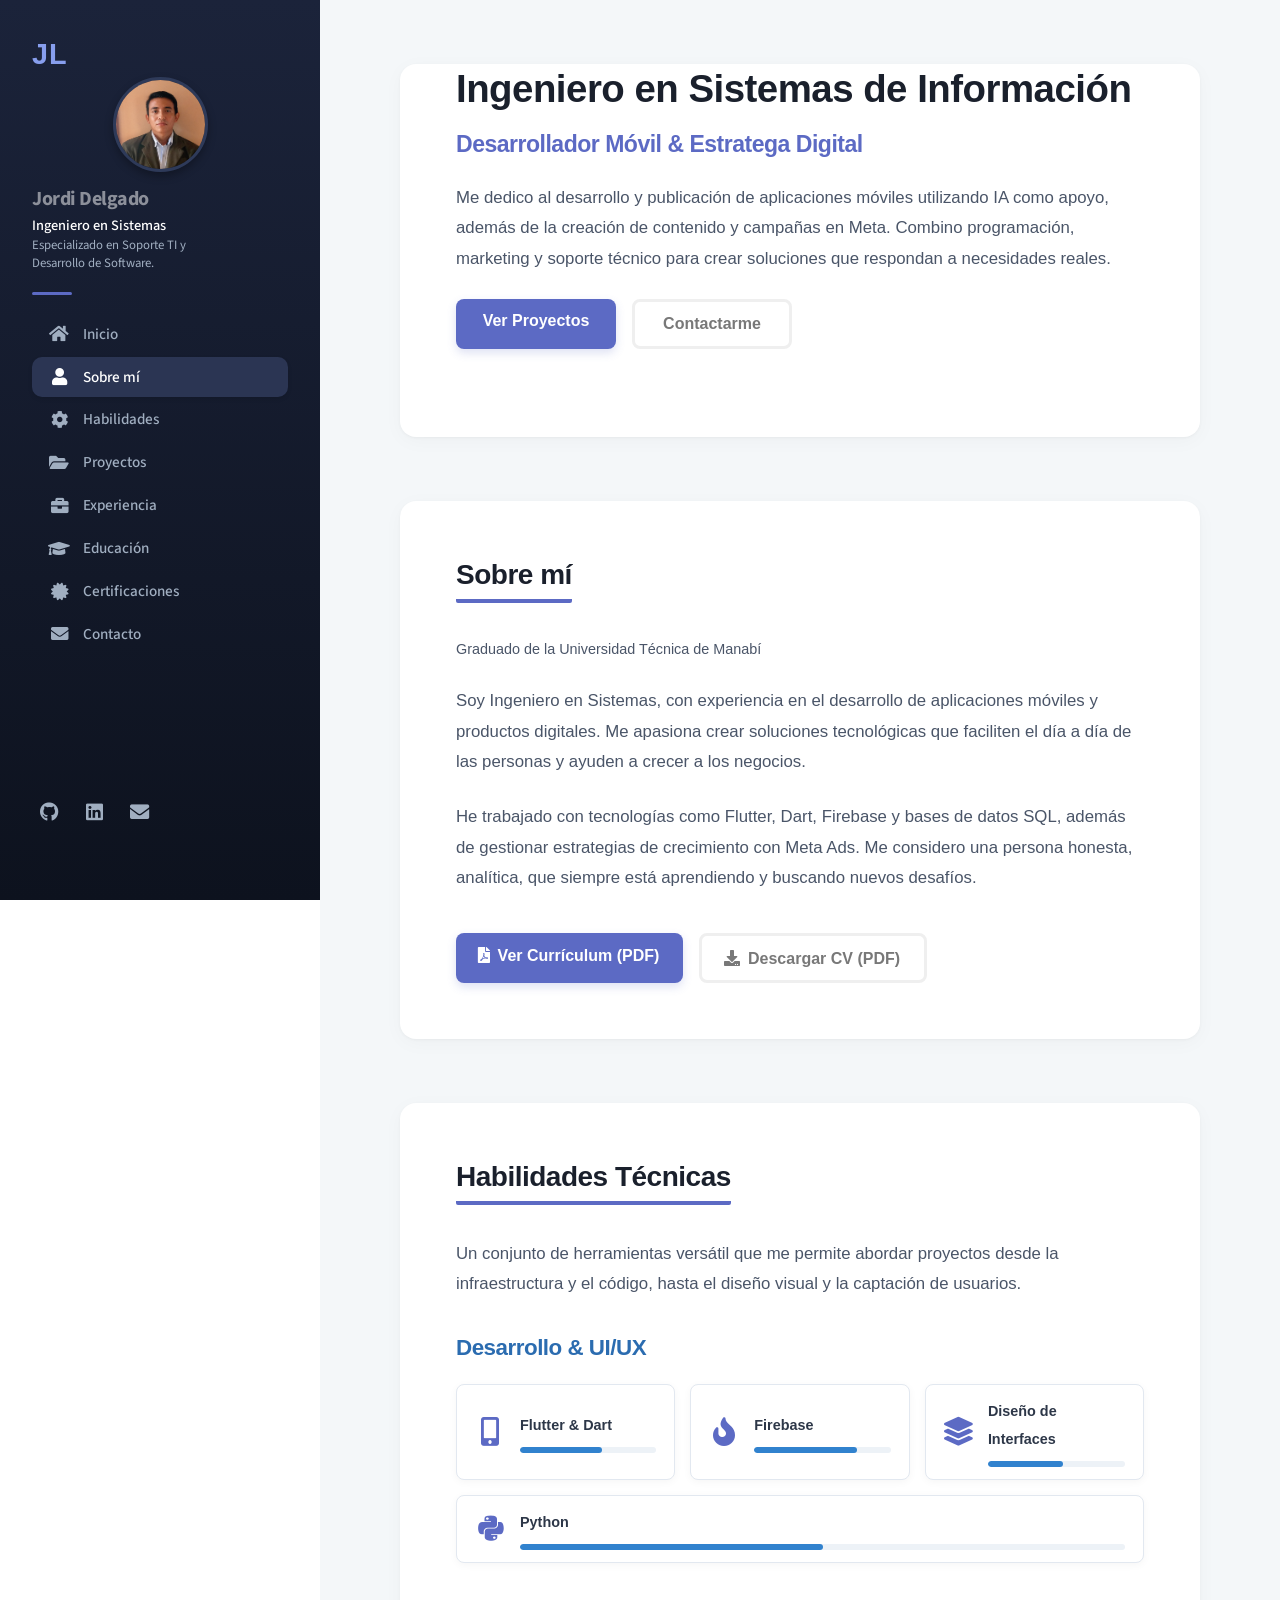
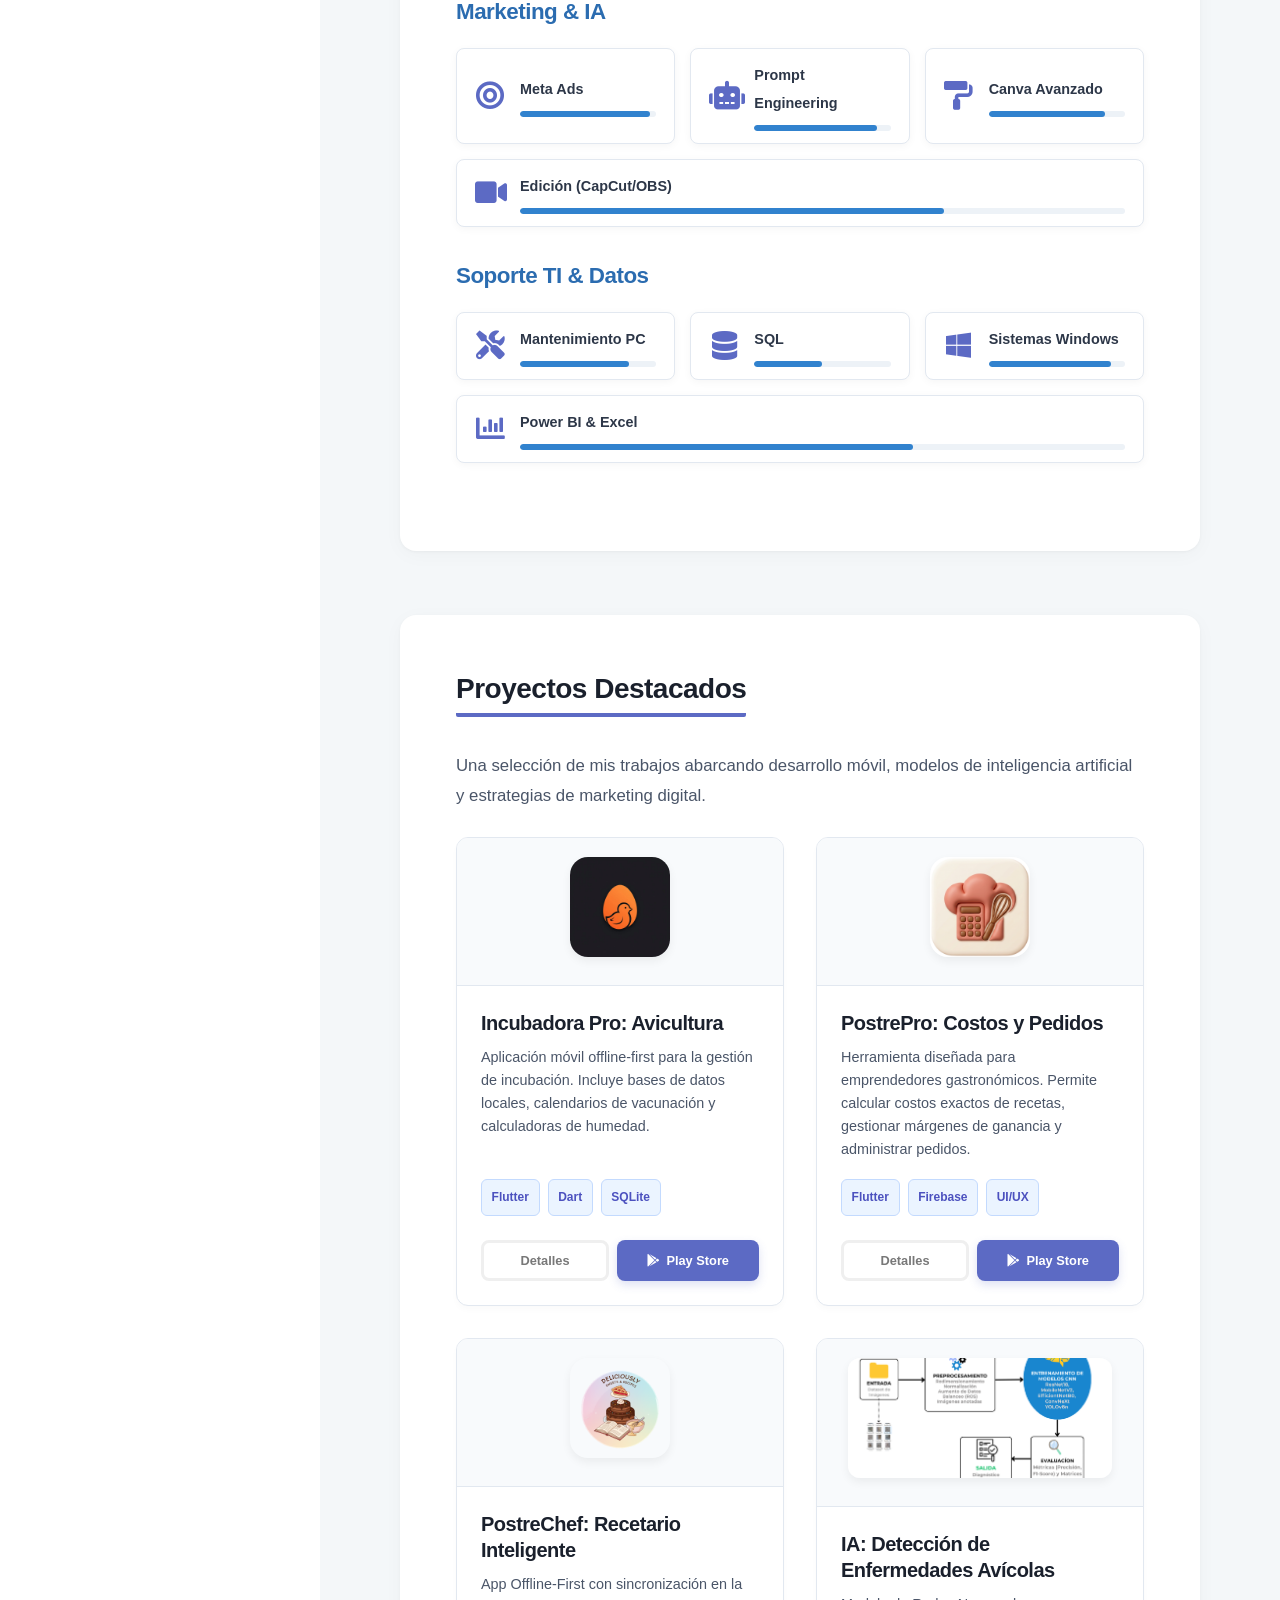
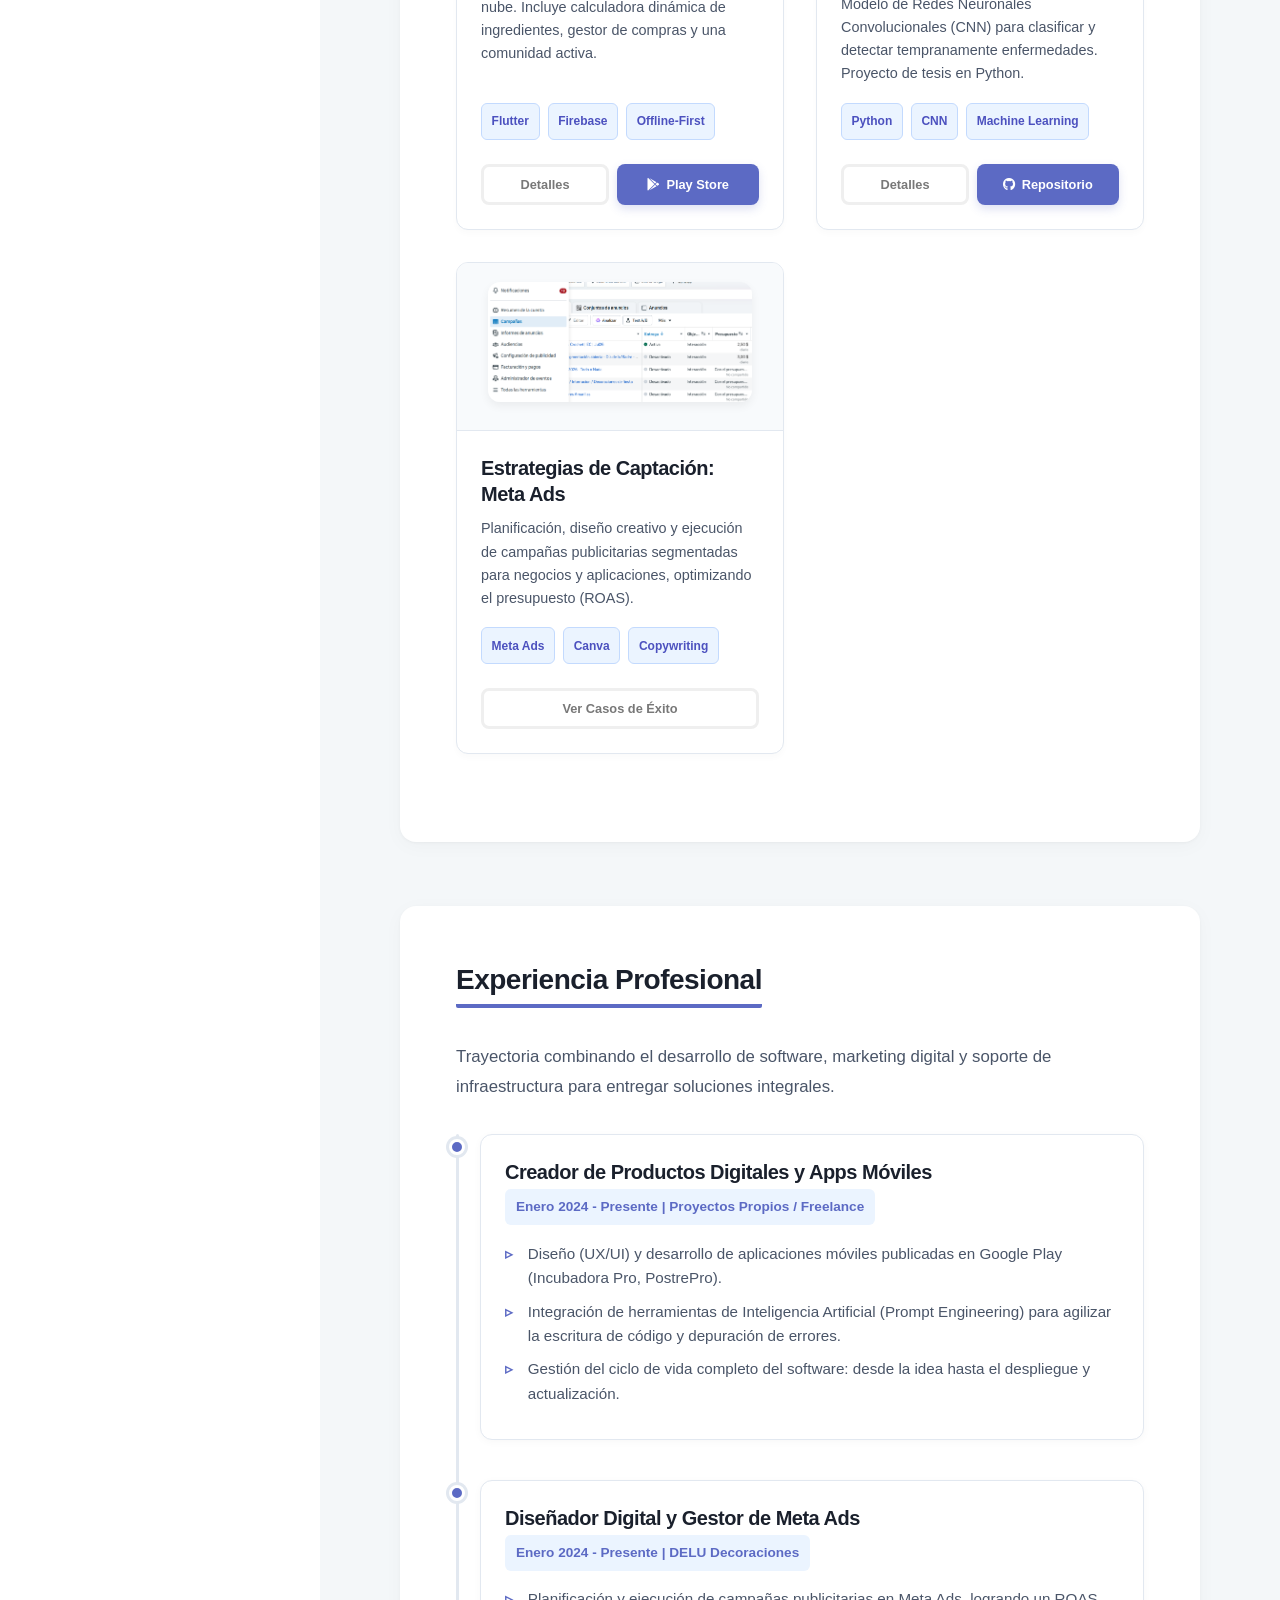
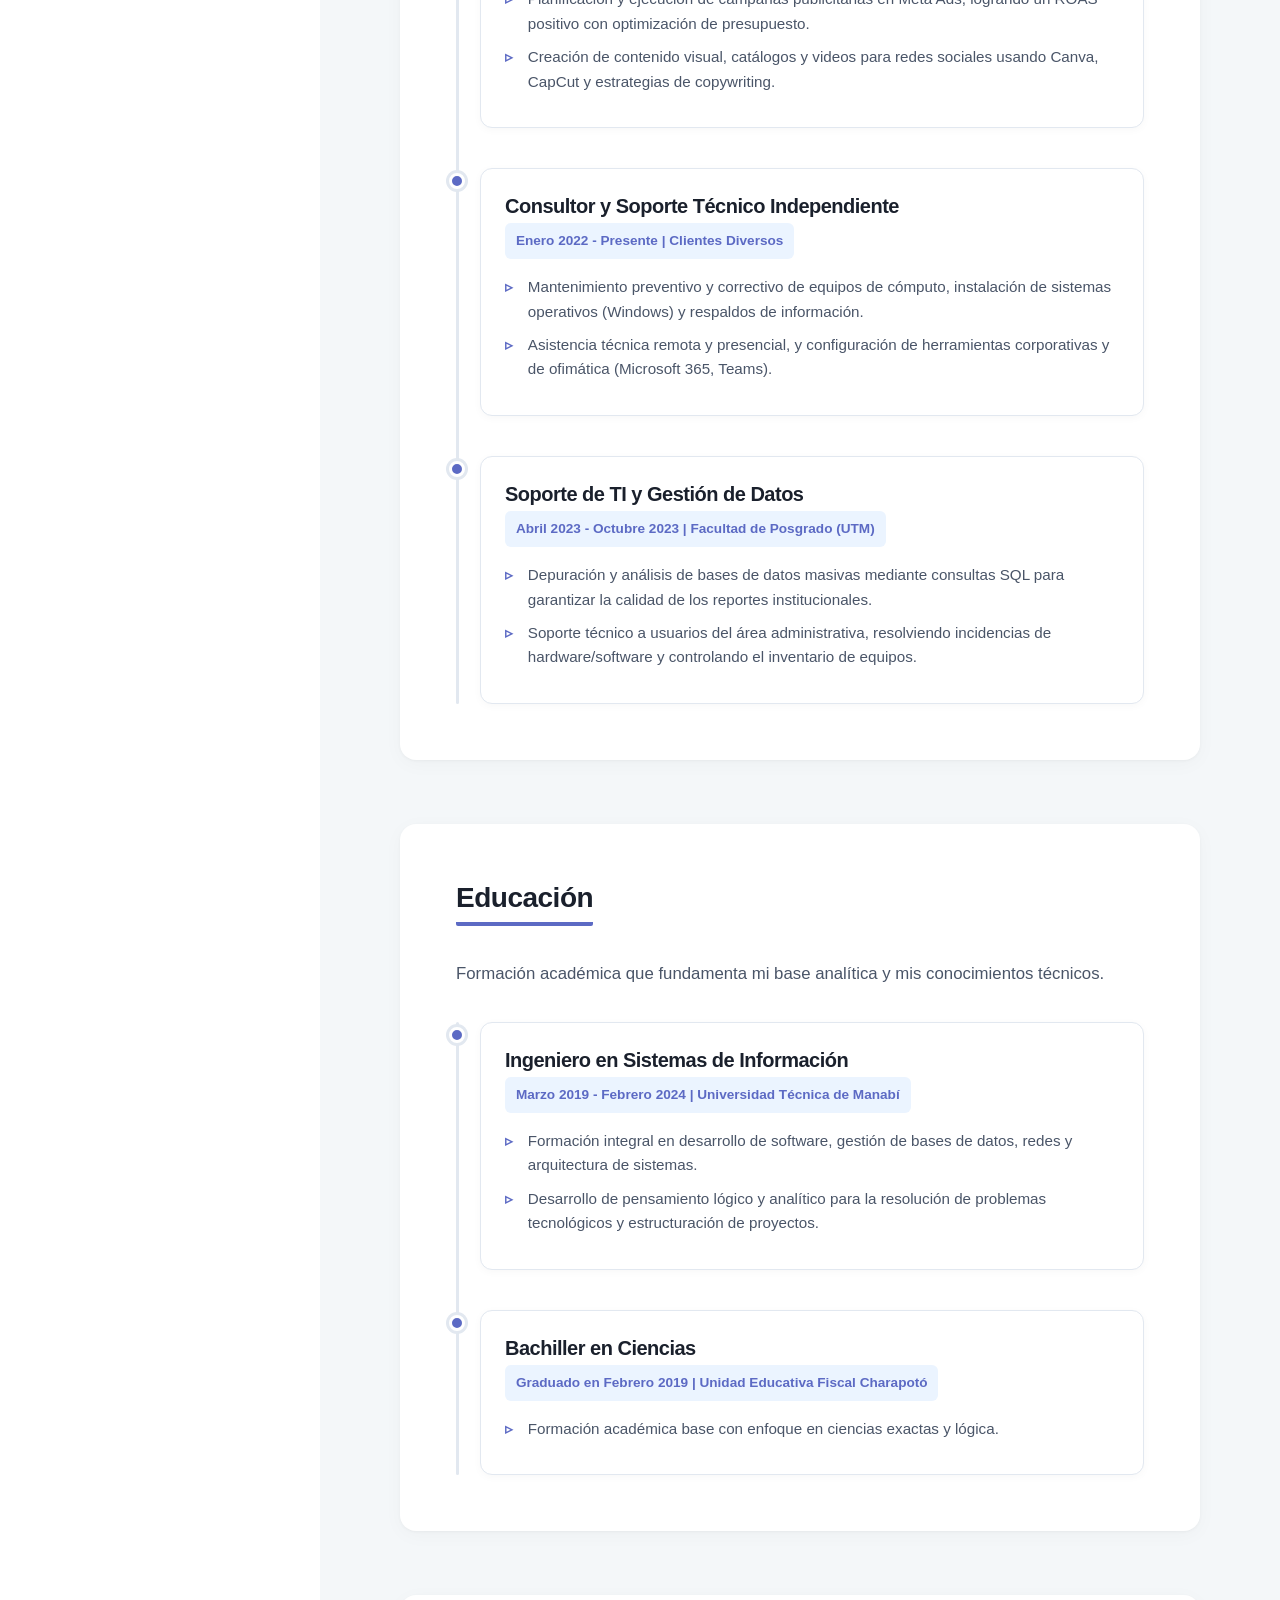
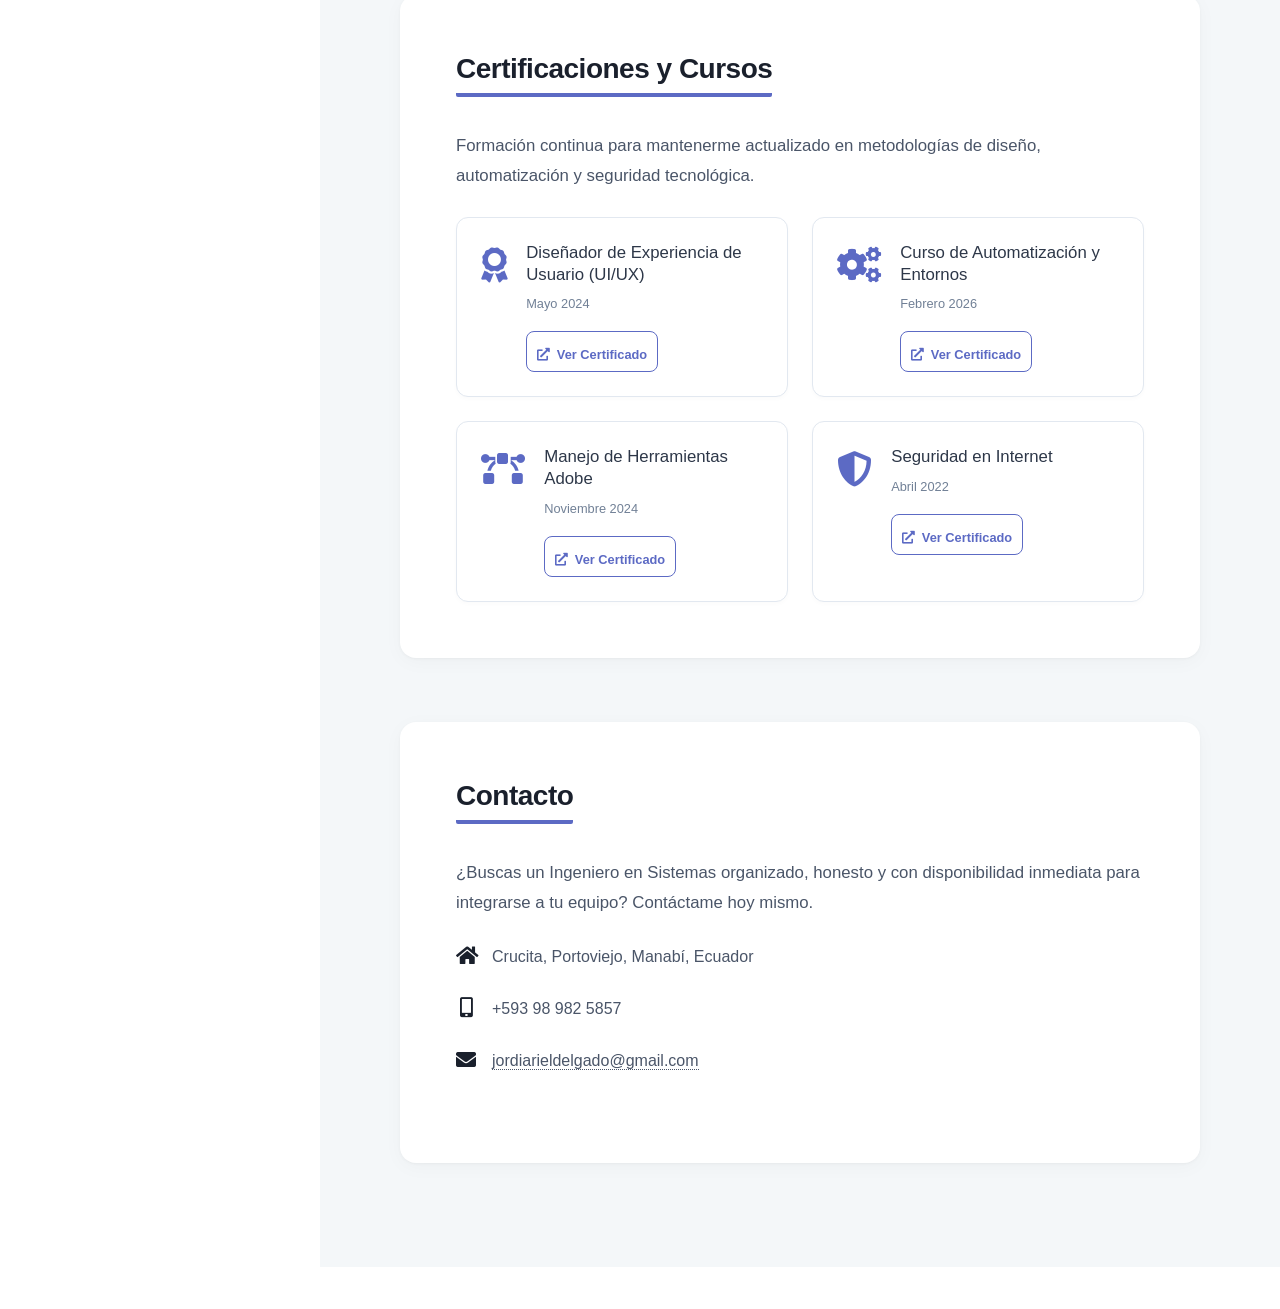
<file: index.html>
<!DOCTYPE HTML>
<html>
<head>
    <title>Portafolio | Jordi Delgado - Ingeniero en Sistemas</title>
    <meta charset="utf-8" />
    <meta name="viewport" content="width=device-width, initial-scale=1, user-scalable=no" />
    
    <!-- Aseguramos la carga de iconos (FontAwesome) -->
    <link rel="stylesheet" href="assets/css/fontawesome-all.min.css" />
    
    <!-- Estilos base de HTML5 UP -->
    <link rel="stylesheet" href="assets/css/main.css" />
    
    <!-- Tus estilos modernos (con ?v=3 para burlar la caché) -->
    <link rel="stylesheet" href="assets/css/custom.css?v=3" />
</head>

<!-- ELIMINAMOS LA CLASE is-preload PARA MATAR EL EFECTO DE PARPADEO -->
<body>

    <!-- Header (Panel Lateral Moderno) -->
    <header id="header">
        <div class="inner">
            
            <div class="logo-text">JL</div>

            <div class="avatar-container">
                <a href="#inicio" class="image avatar"><img src="images/avatar.jpeg" alt="Jordi Delgado" /></a>
            </div>
            
            <div class="profile-info">
                <h1>Jordi Delgado</h1>
                <h2>Ingeniero en Sistemas</h2>
                <p>Especializado en Soporte TI y<br>Desarrollo de Software.</p>
            </div>

            <hr class="nav-divider">

            <nav id="nav-menu">
                <ul>
                    <li><a href="#inicio" class="active"><i class="icon solid fa-home"></i> <span>Inicio</span> <i class="icon solid fa-chevron-right arrow"></i></a></li>
                    <li><a href="#sobre-mi"><i class="icon solid fa-user"></i> <span>Sobre mí</span></a></li>
                    <li><a href="#habilidades"><i class="icon solid fa-cog"></i> <span>Habilidades</span></a></li>
                    <li><a href="#proyectos"><i class="icon solid fa-folder-open"></i> <span>Proyectos</span></a></li>
                    <li><a href="#experiencia"><i class="icon solid fa-briefcase"></i> <span>Experiencia</span></a></li>
                    <li><a href="#educacion"><i class="icon solid fa-graduation-cap"></i> <span>Educación</span></a></li>
                    <li><a href="#certificaciones"><i class="icon solid fa-certificate"></i> <span>Certificaciones</span></a></li>
                    <li><a href="#contacto"><i class="icon solid fa-envelope"></i> <span>Contacto</span></a></li>
                </ul>
            </nav>

            <ul class="sidebar-social">
                <li><a href="https://github.com/jordidelgadolucas" class="icon brands fa-github" target="_blank"><span class="label">Github</span></a></li>
                <li><a href="https://linkedin.com/in/jordi-lucas1/" class="icon brands fa-linkedin" target="_blank"><span class="label">LinkedIn</span></a></li>
                <li><a href="mailto:jordiarieldelgado@gmail.com" class="icon solid fa-envelope"><span class="label">Email</span></a></li>
            </ul>
        </div>
    </header>

    <!-- Main (Contenido Principal) -->
    <div id="main">

        <section id="inicio">
            <header class="major">
                <!-- Tu título principal y tu rol -->
                <h2>Ingeniero en Sistemas de Información<br />
                    <span style="font-size: 0.6em; color: #5c6ac4;">Desarrollador Móvil & Estratega Digital</span>
                </h2>
            </header>
            <!-- Tu propuesta de valor (párrafo) -->
            <p>Me dedico al desarrollo y publicación de aplicaciones móviles utilizando IA como apoyo, además de la creación de contenido y campañas en Meta. Combino programación, marketing y soporte técnico para crear soluciones que respondan a necesidades reales.</p>
            
            <ul class="actions">
                <li><a href="#proyectos" class="button primary">Ver Proyectos</a></li>
                <li><a href="#contacto" class="button">Contactarme</a></li>
            </ul>
        </section>

        <section id="sobre-mi">
            <h2>Sobre mí</h2>
            
            <div style="margin-bottom: 1.5em;">
                <p style="font-weight: 500; font-size: 0.9em; margin-bottom: 1em;">Graduado de la Universidad Técnica de Manabí</p>
            </div>

            <p>Soy Ingeniero en Sistemas, con experiencia en el desarrollo de aplicaciones móviles y productos digitales. Me apasiona crear soluciones tecnológicas que faciliten el día a día de las personas y ayuden a crecer a los negocios.</p>

            <p>He trabajado con tecnologías como Flutter, Dart, Firebase y bases de datos SQL, además de gestionar estrategias de crecimiento con Meta Ads. Me considero una persona honesta, analítica, que siempre está aprendiendo y buscando nuevos desafíos.</p>

            <!-- Botones para el Currículum -->
            <div style="margin-top: 2.5em; display: flex; gap: 1em; flex-wrap: wrap;">
                <!-- Cambia 'tu-cv.pdf' por el nombre real de tu archivo PDF -->
                <a href="CV_Jordi_Delgado_Desarrollador.pdf" target="_blank" class="button primary icon solid fa-file-pdf">Ver Currículum (PDF)</a>
                <a href="CV_Jordi_Delgado_Desarrollador.pdf" download class="button icon solid fa-download">Descargar CV (PDF)</a>
            </div>
        </section>

        <section id="habilidades">
            <h2>Habilidades Técnicas</h2>
            <p>Un conjunto de herramientas versátil que me permite abordar proyectos desde la infraestructura y el código, hasta el diseño visual y la captación de usuarios.</p>
            
            <!-- Categoría 1: Desarrollo & UI/UX -->
            <h3 class="skill-category-title">Desarrollo & UI/UX</h3>
            <div class="skill-card-container">
                <div class="skill-card">
                    <i class="fas fa-mobile-alt skill-icon"></i>
                    <div class="skill-info">
                        <span class="skill-name">Flutter & Dart</span>
                        <div class="skill-bar-bg"><div class="skill-bar-fill" style="width: 60%;"></div></div>
                    </div>
                </div>
                <div class="skill-card">
                    <i class="fas fa-fire skill-icon"></i>
                    <div class="skill-info">
                        <span class="skill-name">Firebase</span>
                        <div class="skill-bar-bg"><div class="skill-bar-fill" style="width: 75%;"></div></div>
                    </div>
                </div>
                <div class="skill-card">
                    <i class="fas fa-layer-group skill-icon"></i>
                    <div class="skill-info">
                        <span class="skill-name">Diseño de Interfaces</span>
                        <div class="skill-bar-bg"><div class="skill-bar-fill" style="width: 55%;"></div></div>
                    </div>
                </div>
                <div class="skill-card">
                    <i class="fab fa-python skill-icon"></i>
                    <div class="skill-info">
                        <span class="skill-name">Python</span>
                        <div class="skill-bar-bg"><div class="skill-bar-fill" style="width: 50%;"></div></div>
                    </div>
                </div>
            </div>

            <!-- Categoría 2: Marketing & IA -->
            <h3 class="skill-category-title">Marketing & IA</h3>
            <div class="skill-card-container">
                <div class="skill-card">
                    <i class="fas fa-bullseye skill-icon"></i>
                    <div class="skill-info">
                        <span class="skill-name">Meta Ads</span>
                        <div class="skill-bar-bg"><div class="skill-bar-fill" style="width: 95%;"></div></div>
                    </div>
                </div>
                <div class="skill-card">
                    <i class="fas fa-robot skill-icon"></i>
                    <div class="skill-info">
                        <span class="skill-name">Prompt Engineering</span>
                        <div class="skill-bar-bg"><div class="skill-bar-fill" style="width: 90%;"></div></div>
                    </div>
                </div>
                <div class="skill-card">
                    <i class="fas fa-paint-roller skill-icon"></i>
                    <div class="skill-info">
                        <span class="skill-name">Canva Avanzado</span>
                        <div class="skill-bar-bg"><div class="skill-bar-fill" style="width: 85%;"></div></div>
                    </div>
                </div>
                <div class="skill-card">
                    <i class="fas fa-video skill-icon"></i>
                    <div class="skill-info">
                        <span class="skill-name">Edición (CapCut/OBS)</span>
                        <div class="skill-bar-bg"><div class="skill-bar-fill" style="width: 70%;"></div></div>
                    </div>
                </div>
            </div>

            <!-- Categoría 3: Soporte TI & Datos -->
            <h3 class="skill-category-title">Soporte TI & Datos</h3>
            <div class="skill-card-container">
                <div class="skill-card">
                    <i class="fas fa-tools skill-icon"></i>
                    <div class="skill-info">
                        <span class="skill-name">Mantenimiento PC</span>
                        <div class="skill-bar-bg"><div class="skill-bar-fill" style="width: 80%;"></div></div>
                    </div>
                </div>
                <div class="skill-card">
                    <i class="fas fa-database skill-icon"></i>
                    <div class="skill-info">
                        <span class="skill-name">SQL</span>
                        <div class="skill-bar-bg"><div class="skill-bar-fill" style="width: 50%;"></div></div>
                    </div>
                </div>
                <div class="skill-card">
                    <i class="fab fa-windows skill-icon"></i>
                    <div class="skill-info">
                        <span class="skill-name">Sistemas Windows</span>
                        <div class="skill-bar-bg"><div class="skill-bar-fill" style="width: 90%;"></div></div>
                    </div>
                </div>
                <div class="skill-card">
                    <i class="fas fa-chart-bar skill-icon"></i>
                    <div class="skill-info">
                        <span class="skill-name">Power BI & Excel</span>
                        <div class="skill-bar-bg"><div class="skill-bar-fill" style="width: 65%;"></div></div>
                    </div>
                </div>
            </div>
        </section>

        <section id="proyectos">
            <h2>Proyectos Destacados</h2>
            <p>Una selección de mis trabajos abarcando desarrollo móvil, modelos de inteligencia artificial y estrategias de marketing digital.</p>
            
            <div class="row">
                
                <!-- Proyecto 1: Incubadora Pro -->
                <div class="col-6 col-12-medium" style="margin-bottom: 2em;">
                    <div class="project-card">
                        <div class="project-img-container">
                            <a href="incubadora.html" class="project-link">
                                <img src="images/thumbs/logo_incubadora.jpeg" alt="Incubadora Pro" class="project-img" />
                            </a>
                        </div>
                        <div class="project-content">
                            <a href="incubadora.html" class="project-link title-link">
                                <h3>Incubadora Pro: Avicultura</h3>
                            </a>
                            <p>Aplicación móvil offline-first para la gestión de incubación. Incluye bases de datos locales, calendarios de vacunación y calculadoras de humedad.</p>
                            <div class="project-tags">
                                <span>Flutter</span> <span>Dart</span> <span>SQLite</span>
                            </div>
                            <div class="project-links">
                                <a href="incubadora.html" class="button small">Detalles</a>
                                <a href="https://play.google.com/store/apps/details?id=com.jordi_avicola.incubadora_pro" target="_blank" class="button small primary icon brands fa-google-play">Play Store</a>
                            </div>
                        </div>
                    </div>
                </div>

                <!-- Proyecto 2: PostrePro -->
                <div class="col-6 col-12-medium" style="margin-bottom: 2em;">
                    <div class="project-card">
                        <div class="project-img-container">
                            <a href="postrepro.html" class="project-link">
                                <img src="images/thumbs/03.png" alt="PostrePro" class="project-img" />
                            </a>
                        </div>
                        <div class="project-content">
                            <a href="postrepro.html" class="project-link title-link">
                                <h3>PostrePro: Costos y Pedidos</h3>
                            </a>
                            <p>Herramienta diseñada para emprendedores gastronómicos. Permite calcular costos exactos de recetas, gestionar márgenes de ganancia y administrar pedidos.</p>
                            <div class="project-tags">
                                <span>Flutter</span> <span>Firebase</span> <span>UI/UX</span>
                            </div>
                            <div class="project-links">
                                <a href="postrepro.html" class="button small">Detalles</a>
                                <a href="https://play.google.com/store/apps/details?id=com.postrepro.app" target="_blank" class="button small primary icon brands fa-google-play">Play Store</a>
                            </div>
                        </div>
                    </div>
                </div>

                <!-- Proyecto 3: PostreChef (NUEVO) -->
                <div class="col-6 col-12-medium" style="margin-bottom: 2em;">
                    <div class="project-card">
                        <div class="project-img-container">
                            <a href="postrechef.html" class="project-link">
                                <!-- Recuerda agregar el logo de PostreChef en tu carpeta de imágenes -->
                                <img src="images/thumbs/logo_postrechef.png" alt="PostreChef" class="project-img" />
                            </a>
                        </div>
                        <div class="project-content">
                            <a href="postrechef.html" class="project-link title-link">
                                <h3>PostreChef: Recetario Inteligente</h3>
                            </a>
                            <p>App Offline-First con sincronización en la nube. Incluye calculadora dinámica de ingredientes, gestor de compras y una comunidad activa.</p>
                            <div class="project-tags">
                                <span>Flutter</span> <span>Firebase</span> <span>Offline-First</span>
                            </div>
                            <div class="project-links">
                                <a href="postrechef.html" class="button small">Detalles</a>
                                <a href="https://play.google.com/store/apps/details?id=com.jordidelgado.recetaspostres" target="_blank" class="button small primary icon brands fa-google-play">Play Store</a>
                            </div>
                        </div>
                    </div>
                </div>

                <!-- Proyecto 4: Redes Neuronales (Tesis) -->
                <div class="col-6 col-12-medium" style="margin-bottom: 2em;">
                    <div class="project-card">
                        <div class="project-img-container">
                            <!-- Enlace a la página de detalles -->
                            <a href="ia_avicola.html" class="project-link">
                                <!-- Imagen rectangular ajustada -->
                                <img src="images/thumbs/redes.png" alt="IA Avícola" class="project-img" style="width: 90% !important; height: 120px !important; object-fit: cover !important; border-radius: 12px !important;" />
                            </a>
                        </div>
                        <div class="project-content">
                            <!-- Enlace en el título -->
                            <a href="ia_avicola.html" class="project-link title-link">
                                <h3>IA: Detección de Enfermedades Avícolas</h3>
                            </a>
                            <p>Modelo de Redes Neuronales Convolucionales (CNN) para clasificar y detectar tempranamente enfermedades. Proyecto de tesis en Python.</p>
                            <div class="project-tags">
                                <span>Python</span> <span>CNN</span> <span>Machine Learning</span>
                            </div>
                            <div class="project-links">
                                <!-- NUEVO: Botón de detalles agregado -->
                                <a href="ia_avicola.html" class="button small">Detalles</a>
                                <!-- Enlace a GitHub -->
                                <a href="https://github.com/jordidelgadolucas/Clasificacion-Enfermedades-Avicolas-CNN" target="_blank" class="button small primary icon brands fa-github">Repositorio</a>
                            </div>
                        </div>
                    </div>
                </div>

                <!-- Proyecto 5: Meta Ads -->
                <div class="col-6 col-12-medium" style="margin-bottom: 2em;">
                    <div class="project-card">
                        <div class="project-img-container">
                            <a href="meta_ads.html" class="project-link">
                                <!-- AQUI ESTÁ EL CAMBIO: Forzamos la imagen a ser ancha y rectangular -->
                                <img src="images/thumbs/ads.png" alt="Campañas Meta Ads" class="project-img" style="width: 90% !important; height: 120px !important; object-fit: cover !important; border-radius: 12px !important;" />
                            </a>
                        </div>
                        <div class="project-content">
                            <a href="meta_ads.html" class="project-link title-link">
                                <h3>Estrategias de Captación: Meta Ads</h3>
                            </a>
                            <p>Planificación, diseño creativo y ejecución de campañas publicitarias segmentadas para negocios y aplicaciones, optimizando el presupuesto (ROAS).</p>
                            <div class="project-tags">
                                <span>Meta Ads</span> <span>Canva</span> <span>Copywriting</span>
                            </div>
                            <div class="project-links">
                                <a href="meta_ads.html" class="button small">Ver Casos de Éxito</a>
                            </div>
                        </div>
                    </div>
                </div>

            </div>
        </section>

        <section id="experiencia">
            <h2>Experiencia Profesional</h2>
            <p>Trayectoria combinando el desarrollo de software, marketing digital y soporte de infraestructura para entregar soluciones integrales.</p>
            
            <div class="timeline">
                
                <!-- Experiencia 1: Desarrollo -->
                <div class="timeline-item">
                    <div class="timeline-dot"></div>
                    <div class="timeline-content">
                        <h3>Creador de Productos Digitales y Apps Móviles</h3>
                        <span class="timeline-date">Enero 2024 - Presente | Proyectos Propios / Freelance</span>
                        <ul>
                            <li>Diseño (UX/UI) y desarrollo de aplicaciones móviles publicadas en Google Play (Incubadora Pro, PostrePro).</li>
                            <li>Integración de herramientas de Inteligencia Artificial (Prompt Engineering) para agilizar la escritura de código y depuración de errores.</li>
                            <li>Gestión del ciclo de vida completo del software: desde la idea hasta el despliegue y actualización.</li>
                        </ul>
                    </div>
                </div>

                <!-- Experiencia 2: Marketing (DELU) -->
                <div class="timeline-item">
                    <div class="timeline-dot"></div>
                    <div class="timeline-content">
                        <h3>Diseñador Digital y Gestor de Meta Ads</h3>
                        <span class="timeline-date">Enero 2024 - Presente | DELU Decoraciones</span>
                        <ul>
                            <li>Planificación y ejecución de campañas publicitarias en Meta Ads, logrando un ROAS positivo con optimización de presupuesto.</li>
                            <li>Creación de contenido visual, catálogos y videos para redes sociales usando Canva, CapCut y estrategias de copywriting.</li>
                        </ul>
                    </div>
                </div>

                <!-- Experiencia 3: Soporte Independiente -->
                <div class="timeline-item">
                    <div class="timeline-dot"></div>
                    <div class="timeline-content">
                        <h3>Consultor y Soporte Técnico Independiente</h3>
                        <span class="timeline-date">Enero 2022 - Presente | Clientes Diversos</span>
                        <ul>
                            <li>Mantenimiento preventivo y correctivo de equipos de cómputo, instalación de sistemas operativos (Windows) y respaldos de información.</li>
                            <li>Asistencia técnica remota y presencial, y configuración de herramientas corporativas y de ofimática (Microsoft 365, Teams).</li>
                        </ul>
                    </div>
                </div>

                <!-- Experiencia 4: Pasantías / Trabajo UTM -->
                <div class="timeline-item">
                    <div class="timeline-dot"></div>
                    <div class="timeline-content">
                        <h3>Soporte de TI y Gestión de Datos</h3>
                        <span class="timeline-date">Abril 2023 - Octubre 2023 | Facultad de Posgrado (UTM)</span>
                        <ul>
                            <li>Depuración y análisis de bases de datos masivas mediante consultas SQL para garantizar la calidad de los reportes institucionales.</li>
                            <li>Soporte técnico a usuarios del área administrativa, resolviendo incidencias de hardware/software y controlando el inventario de equipos.</li>
                        </ul>
                    </div>
                </div>

            </div>
        </section>

        <section id="educacion">
            <h2>Educación</h2>
            <p>Formación académica que fundamenta mi base analítica y mis conocimientos técnicos.</p>
            
            <div class="timeline">
                
                <!-- Educación 1: Universidad -->
                <div class="timeline-item">
                    <div class="timeline-dot"></div>
                    <div class="timeline-content">
                        <h3>Ingeniero en Sistemas de Información</h3>
                        <span class="timeline-date">Marzo 2019 - Febrero 2024 | Universidad Técnica de Manabí</span>
                        <ul>
                            <li>Formación integral en desarrollo de software, gestión de bases de datos, redes y arquitectura de sistemas.</li>
                            <li>Desarrollo de pensamiento lógico y analítico para la resolución de problemas tecnológicos y estructuración de proyectos.</li>
                        </ul>
                    </div>
                </div>

                <!-- Educación 2: Bachillerato -->
                <div class="timeline-item">
                    <div class="timeline-dot"></div>
                    <div class="timeline-content">
                        <h3>Bachiller en Ciencias</h3>
                        <span class="timeline-date">Graduado en Febrero 2019 | Unidad Educativa Fiscal Charapotó</span>
                        <ul>
                            <li>Formación académica base con enfoque en ciencias exactas y lógica.</li>
                        </ul>
                    </div>
                </div>

            </div>
        </section>

       <section id="certificaciones">
            <h2>Certificaciones y Cursos</h2>
            <p>Formación continua para mantenerme actualizado en metodologías de diseño, automatización y seguridad tecnológica.</p>
            
            <div class="cert-grid">
                
                <!-- Certificado 1 -->
                <div class="cert-card">
                    <i class="fas fa-award cert-icon"></i>
                    <div class="cert-info">
                        <h4>Diseñador de Experiencia de Usuario (UI/UX)</h4>
                        <span class="cert-date">Mayo 2024</span>
                        <!-- IMPORTANTE: Cambia el 'href' por la ruta real de tu PDF -->
                        <a href="certificados/certificado1_DISENADOR.pdf" target="_blank" class="button small icon solid fa-external-link-alt">Ver Certificado</a>
                    </div>
                </div>

                <!-- Certificado 2 -->
                <div class="cert-card">
                    <i class="fas fa-cogs cert-icon"></i>
                    <div class="cert-info">
                        <h4>Curso de Automatización y Entornos</h4>
                        <span class="cert-date">Febrero 2026</span>
                        <a href="certificados/Certificado_Automatizacion.pdf" target="_blank" class="button small icon solid fa-external-link-alt">Ver Certificado</a>
                    </div>
                </div>

                <!-- Certificado 3 -->
                <div class="cert-card">
                    <i class="fas fa-bezier-curve cert-icon"></i>
                    <div class="cert-info">
                        <h4>Manejo de Herramientas Adobe</h4>
                        <span class="cert-date">Noviembre 2024</span>
                        <a href="certificados/CENA_MANEJO_DE_ADOBE.pdf" target="_blank" class="button small icon solid fa-external-link-alt">Ver Certificado</a>
                    </div>
                </div>

                <!-- Certificado 4 -->
                <div class="cert-card">
                    <i class="fas fa-shield-alt cert-icon"></i>
                    <div class="cert-info">
                        <h4>Seguridad en Internet</h4>
                        <span class="cert-date">Abril 2022</span>
                        <a href="certificados/Certificado3_Seguridad.pdf" target="_blank" class="button small icon solid fa-external-link-alt">Ver Certificado</a>
                    </div>
                </div>

            </div>
        </section>

        <section id="contacto">
            <h2>Contacto</h2>
            <p>¿Buscas un Ingeniero en Sistemas organizado, honesto y con disponibilidad inmediata para integrarse a tu equipo? Contáctame hoy mismo.</p>
            <div class="row">
                <div class="col-12 col-12-small">
                    <ul class="labeled-icons">
                        <li>
                            <h3 class="icon solid fa-home"><span class="label">Dirección</span></h3>
                            Crucita, Portoviejo, Manabí, Ecuador<br />
                        </li>
                        <li>
                            <h3 class="icon solid fa-mobile-alt"><span class="label">Teléfono</span></h3>
                            +593 98 982 5857
                        </li>
                        <li>
                            <h3 class="icon solid fa-envelope"><span class="label">Email</span></h3>
                            <a href="mailto:jordiarieldelgado@gmail.com">jordiarieldelgado@gmail.com</a>
                        </li>
                    </ul>
                </div>
            </div>
        </section>
    </div>

    <!-- Footer -->
    <footer id="footer">
        <div class="inner">
            <ul class="copyright">
                <li>&copy; Jordi Delgado Lucas</li>
            </ul>
        </div>
    </footer>

    <!-- AQUI ESTÁ LA MAGIA: SOLO DEJAMOS JQUERY. CERO SCRIPTS DE STRATA -->
    <script src="assets/js/jquery.min.js"></script>
    <script>
        $(document).ready(function(){
            // 1. SCROLL SUAVE AL HACER CLIC EN EL MENÚ
            $("#nav-menu ul li a").on('click', function(event) {
                if (this.hash !== "") {
                    event.preventDefault();
                    var hash = this.hash;
                    
                    $('html, body').animate({
                        scrollTop: $(hash).offset().top
                    }, 800, function(){
                        window.location.hash = hash;
                    });
                }
            });

            // 2. SCROLLSPY MODERNO (Resalta el menú al bajar con la rueda del ratón)
            const sections = document.querySelectorAll('#main > section');
            const navLinks = document.querySelectorAll('#nav-menu ul li a');

            const observerOptions = {
                root: null,
                rootMargin: '0px',
                threshold: 0.5 /* Se activa cuando la mitad de la sección es visible */
            };

            const observer = new IntersectionObserver((entries, observer) => {
                entries.forEach(entry => {
                    if (entry.isIntersecting) {
                        // Quita la clase 'active' de todos los enlaces
                        navLinks.forEach(link => link.classList.remove('active'));
                        // Añade la clase 'active' al enlace correspondiente
                        const id = entry.target.getAttribute('id');
                        const activeLink = document.querySelector(`#nav-menu ul li a[href="#${id}"]`);
                        if (activeLink) activeLink.classList.add('active');
                    }
                });
            }, observerOptions);

            sections.forEach(section => observer.observe(section));
        });
    </script>
</body>
</html>
</file>
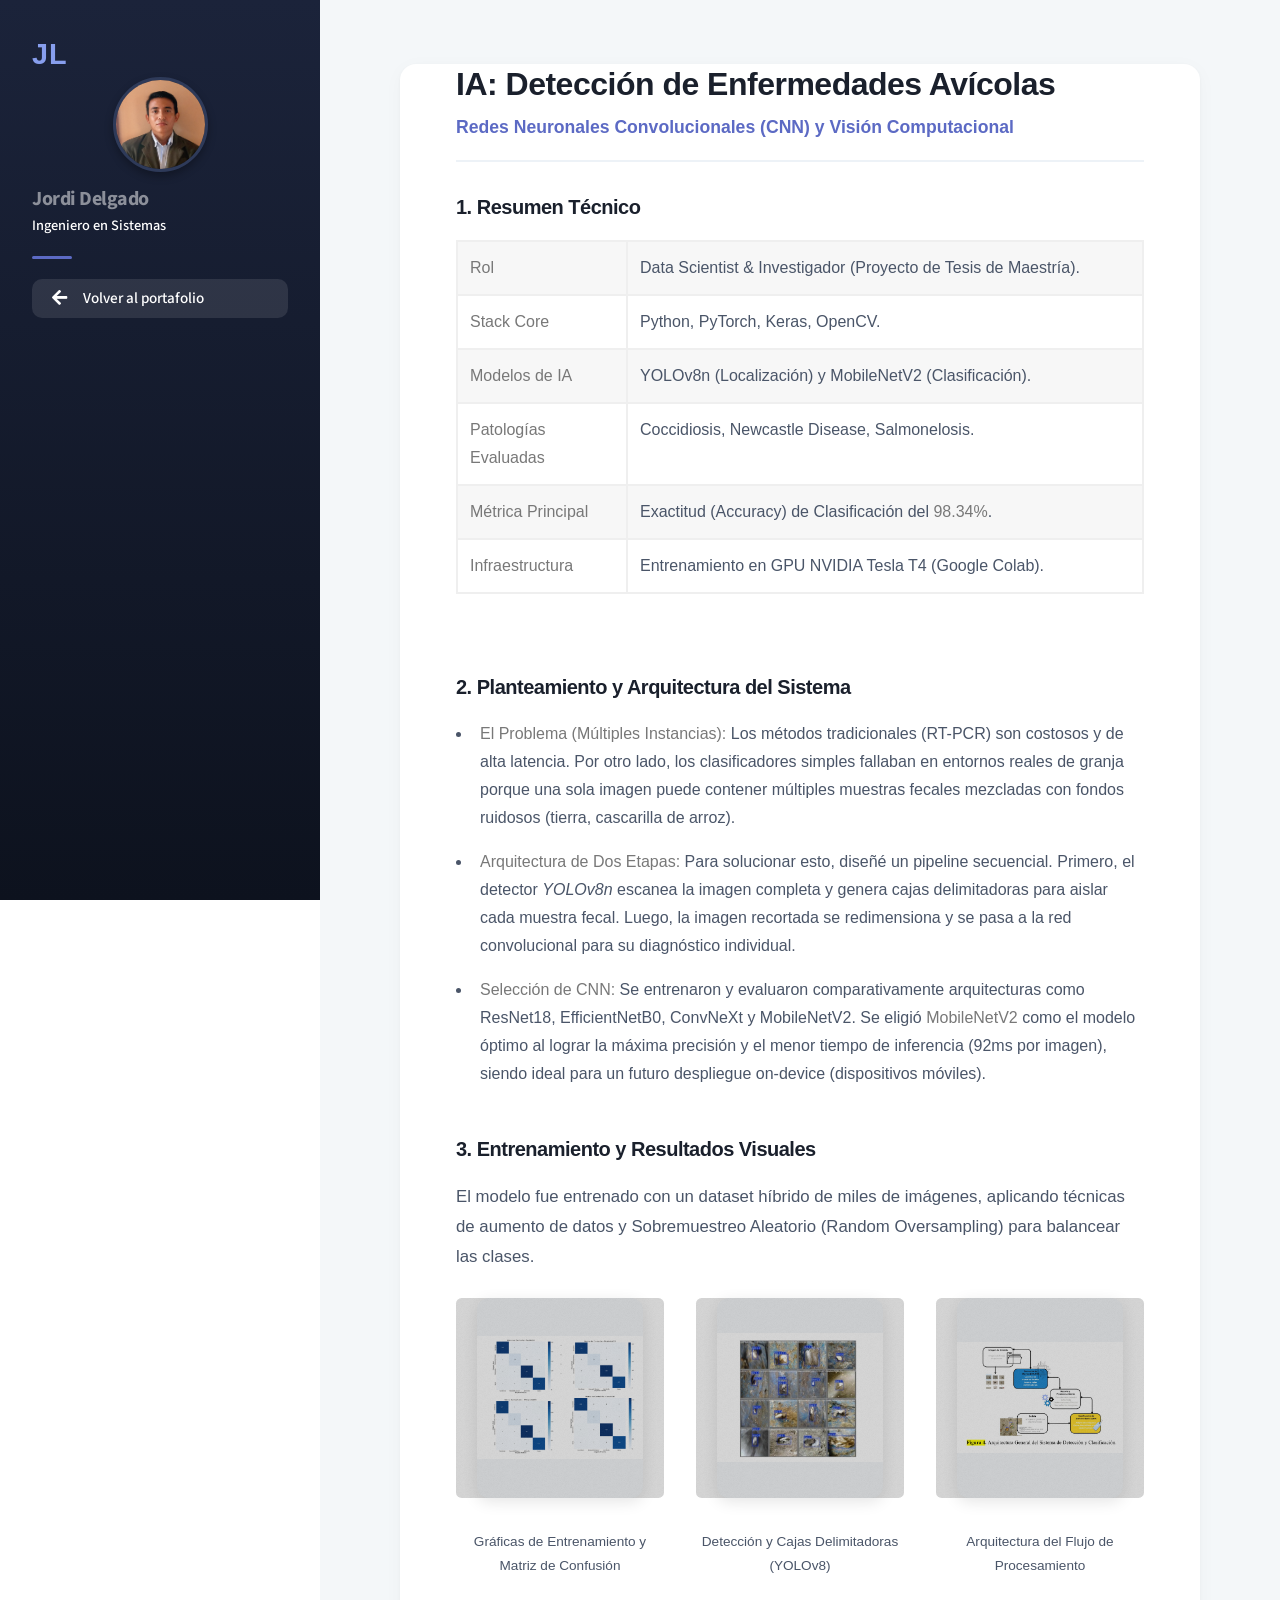
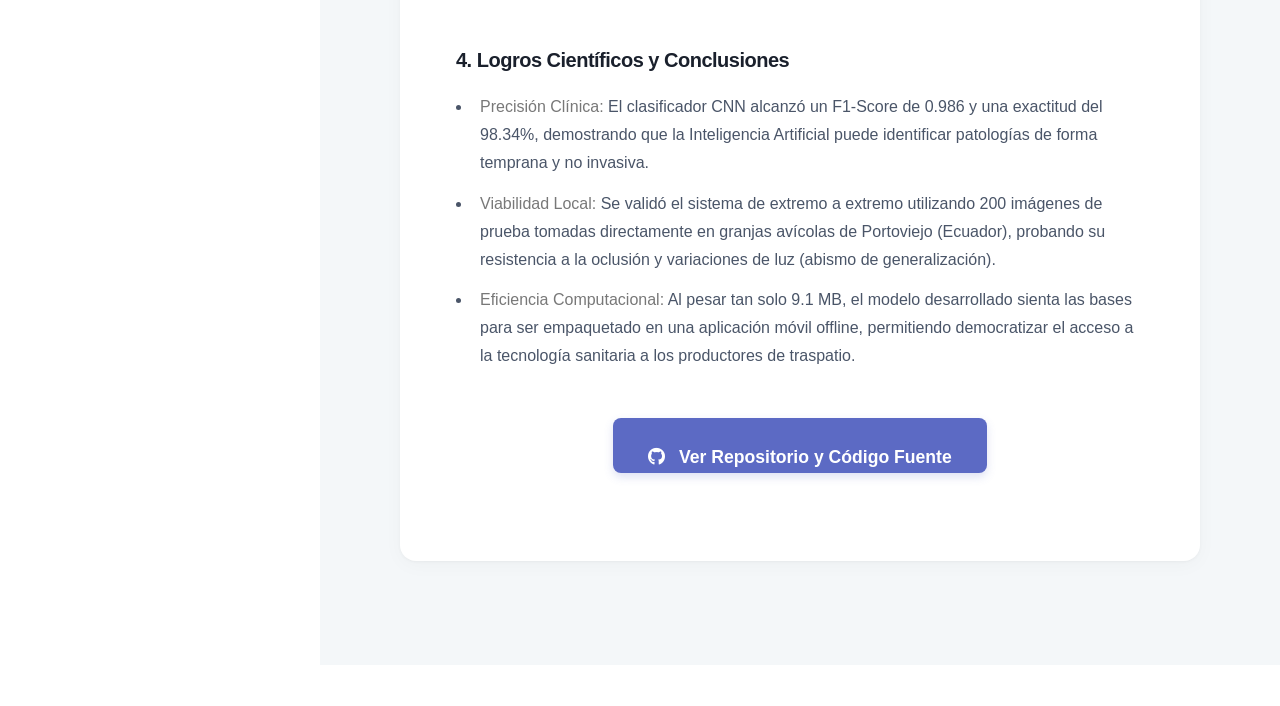
<file: ia_avicola.html>
<!DOCTYPE HTML>
<html>

<head>
    <title>IA Avícola | Detalle Técnico</title>
    <meta charset="utf-8" />
    <meta name="viewport" content="width=device-width, initial-scale=1, user-scalable=no" />
    <link rel="stylesheet" href="assets/css/fontawesome-all.min.css" />
    <link rel="stylesheet" href="assets/css/main.css" />
    <link rel="stylesheet" href="assets/css/custom.css?v=3" />
</head>

<body>

    <!-- Header lateral moderno -->
    <header id="header">
        <div class="inner">
            <div class="logo-text">JL</div>

            <div class="avatar-container">
                <a href="index.html" class="image avatar"><img src="images/avatar.jpeg" alt="Jordi Delgado" /></a>
            </div>
            
            <div class="profile-info">
                <h1>Jordi Delgado</h1>
                <h2>Ingeniero en Sistemas</h2>
            </div>

            <hr class="nav-divider">

            <nav id="nav-menu">
                <ul>
                    <li>
                        <a href="index.html" style="background-color: rgba(255,255,255,0.1); color: #ffffff;">
                            <i class="icon solid fa-arrow-left"></i> <span>Volver al portafolio</span>
                        </a>
                    </li>
                </ul>
            </nav>
        </div>
    </header>

    <!-- Main (Contenido del proyecto) -->
    <div id="main">
        <section id="detalle-proyecto">
            <header class="major" style="border-bottom: 2px solid #edf2f7; padding-bottom: 1em; margin-bottom: 2em;">
                <h2 style="font-size: 2em; margin-bottom: 0.2em;">IA: Detección de Enfermedades Avícolas</h2>
                <p style="color: #5c6ac4; font-weight: 600; font-size: 1.1em; margin: 0;">Redes Neuronales Convolucionales (CNN) y Visión Computacional</p>
            </header>

            <!-- 1. Título y Resumen del Proyecto -->
            <h3>1. Resumen Técnico</h3>
            <div class="table-wrapper" style="margin-bottom: 3em;">
                <table class="alt">
                    <tbody>
                        <tr>
                            <td style="width: 25%;"><strong>Rol</strong></td>
                            <td>Data Scientist & Investigador (Proyecto de Tesis de Maestría).</td>
                        </tr>
                        <tr>
                            <td><strong>Stack Core</strong></td>
                            <td>Python, PyTorch, Keras, OpenCV.</td>
                        </tr>
                        <tr>
                            <td><strong>Modelos de IA</strong></td>
                            <td>YOLOv8n (Localización) y MobileNetV2 (Clasificación).</td>
                        </tr>
                        <tr>
                            <td><strong>Patologías Evaluadas</strong></td>
                            <td>Coccidiosis, Newcastle Disease, Salmonelosis.</td>
                        </tr>
                        <tr>
                            <td><strong>Métrica Principal</strong></td>
                            <td>Exactitud (Accuracy) de Clasificación del <strong>98.34%</strong>.</td>
                        </tr>
                        <tr>
                            <td><strong>Infraestructura</strong></td>
                            <td>Entrenamiento en GPU NVIDIA Tesla T4 (Google Colab).</td>
                        </tr>
                    </tbody>
                </table>
            </div>

            <!-- 2. Descripción Técnica -->
            <h3>2. Planteamiento y Arquitectura del Sistema</h3>
            <ul style="margin-bottom: 3em;">
                <li style="margin-bottom: 1em;"><strong>El Problema (Múltiples Instancias):</strong> Los métodos tradicionales (RT-PCR) son costosos y de alta latencia. Por otro lado, los clasificadores simples fallaban en entornos reales de granja porque una sola imagen puede contener múltiples muestras fecales mezcladas con fondos ruidosos (tierra, cascarilla de arroz).</li>
                <li style="margin-bottom: 1em;"><strong>Arquitectura de Dos Etapas:</strong> Para solucionar esto, diseñé un pipeline secuencial. Primero, el detector <em>YOLOv8n</em> escanea la imagen completa y genera cajas delimitadoras para aislar cada muestra fecal. Luego, la imagen recortada se redimensiona y se pasa a la red convolucional para su diagnóstico individual.</li>
                <li><strong>Selección de CNN:</strong> Se entrenaron y evaluaron comparativamente arquitecturas como ResNet18, EfficientNetB0, ConvNeXt y MobileNetV2. Se eligió <strong>MobileNetV2</strong> como el modelo óptimo al lograr la máxima precisión y el menor tiempo de inferencia (92ms por imagen), siendo ideal para un futuro despliegue on-device (dispositivos móviles).</li>
            </ul>

            <!-- 3. Imágenes de la Interfaz -->
            <h3>3. Entrenamiento y Resultados Visuales</h3>
            <p>El modelo fue entrenado con un dataset híbrido de miles de imágenes, aplicando técnicas de aumento de datos y Sobremuestreo Aleatorio (Random Oversampling) para balancear las clases.</p>
            <div class="row" style="margin-bottom: 3em;">
                <div class="col-4 col-12-small">
                    <!-- Sube la captura ia_1.jpeg a images/thumbs/ -->
                    <span class="image fit" style="text-align: center;"><img src="images/thumbs/ia_1.png" alt="Curvas de Aprendizaje" style="border-radius: 12px; box-shadow: 0 4px 15px rgba(0,0,0,0.1); max-width: 80%; margin: 0 auto; background-color: #f4f7f9; min-height: 200px; object-fit: contain;" /></span>
                    <p style="text-align:center; font-size: 0.85em; margin-top: 15px; font-weight: 500;">Gráficas de Entrenamiento y Matriz de Confusión</p>
                </div>
                <div class="col-4 col-12-small">
                    <!-- Sube la captura ia_2.jpeg a images/thumbs/ -->
                    <span class="image fit" style="text-align: center;"><img src="images/thumbs/ia_2.png" alt="Detección YOLOv8" style="border-radius: 12px; box-shadow: 0 4px 15px rgba(0,0,0,0.1); max-width: 80%; margin: 0 auto; background-color: #f4f7f9; min-height: 200px; object-fit: contain;" /></span>
                    <p style="text-align:center; font-size: 0.85em; margin-top: 15px; font-weight: 500;">Detección y Cajas Delimitadoras (YOLOv8)</p>
                </div>
                <div class="col-4 col-12-small">
                    <!-- Sube la captura ia_3.jpeg a images/thumbs/ -->
                    <span class="image fit" style="text-align: center;"><img src="images/thumbs/ia_3.png" alt="Arquitectura del Sistema" style="border-radius: 12px; box-shadow: 0 4px 15px rgba(0,0,0,0.1); max-width: 80%; margin: 0 auto; background-color: #f4f7f9; min-height: 200px; object-fit: contain;" /></span>
                    <p style="text-align:center; font-size: 0.85em; margin-top: 15px; font-weight: 500;">Arquitectura del Flujo de Procesamiento</p>
                </div>
            </div>

            <!-- 4. Logros -->
            <h3>4. Logros Científicos y Conclusiones</h3>
            <ul style="margin-bottom: 3em;">
                <li style="margin-bottom: 0.8em;"><strong>Precisión Clínica:</strong> El clasificador CNN alcanzó un F1-Score de 0.986 y una exactitud del 98.34%, demostrando que la Inteligencia Artificial puede identificar patologías de forma temprana y no invasiva.</li>
                <li style="margin-bottom: 0.8em;"><strong>Viabilidad Local:</strong> Se validó el sistema de extremo a extremo utilizando 200 imágenes de prueba tomadas directamente en granjas avícolas de Portoviejo (Ecuador), probando su resistencia a la oclusión y variaciones de luz (abismo de generalización).</li>
                <li><strong>Eficiencia Computacional:</strong> Al pesar tan solo 9.1 MB, el modelo desarrollado sienta las bases para ser empaquetado en una aplicación móvil offline, permitiendo democratizar el acceso a la tecnología sanitaria a los productores de traspatio.</li>
            </ul>

            <!-- BOTÓN A GITHUB -->
            <ul class="actions" style="justify-content: center; margin-top: 2em;">
                <li>
                    <a href="https://github.com/jordidelgadolucas/Clasificacion-Enfermedades-Avicolas-CNN" target="_blank" class="button primary icon brands fa-github" style="padding: 0.8em 2em; font-size: 1.1em;">
                        Ver Repositorio y Código Fuente
                    </a>
                </li>
            </ul>

        </section>
    </div>

    <!-- Footer -->
    <footer id="footer">
        <div class="inner">
            <ul class="copyright">
                <li>&copy; Jordi Delgado Lucas</li>
            </ul>
        </div>
    </footer>

    <script src="assets/js/jquery.min.js"></script>

</body>
</html>
</file>
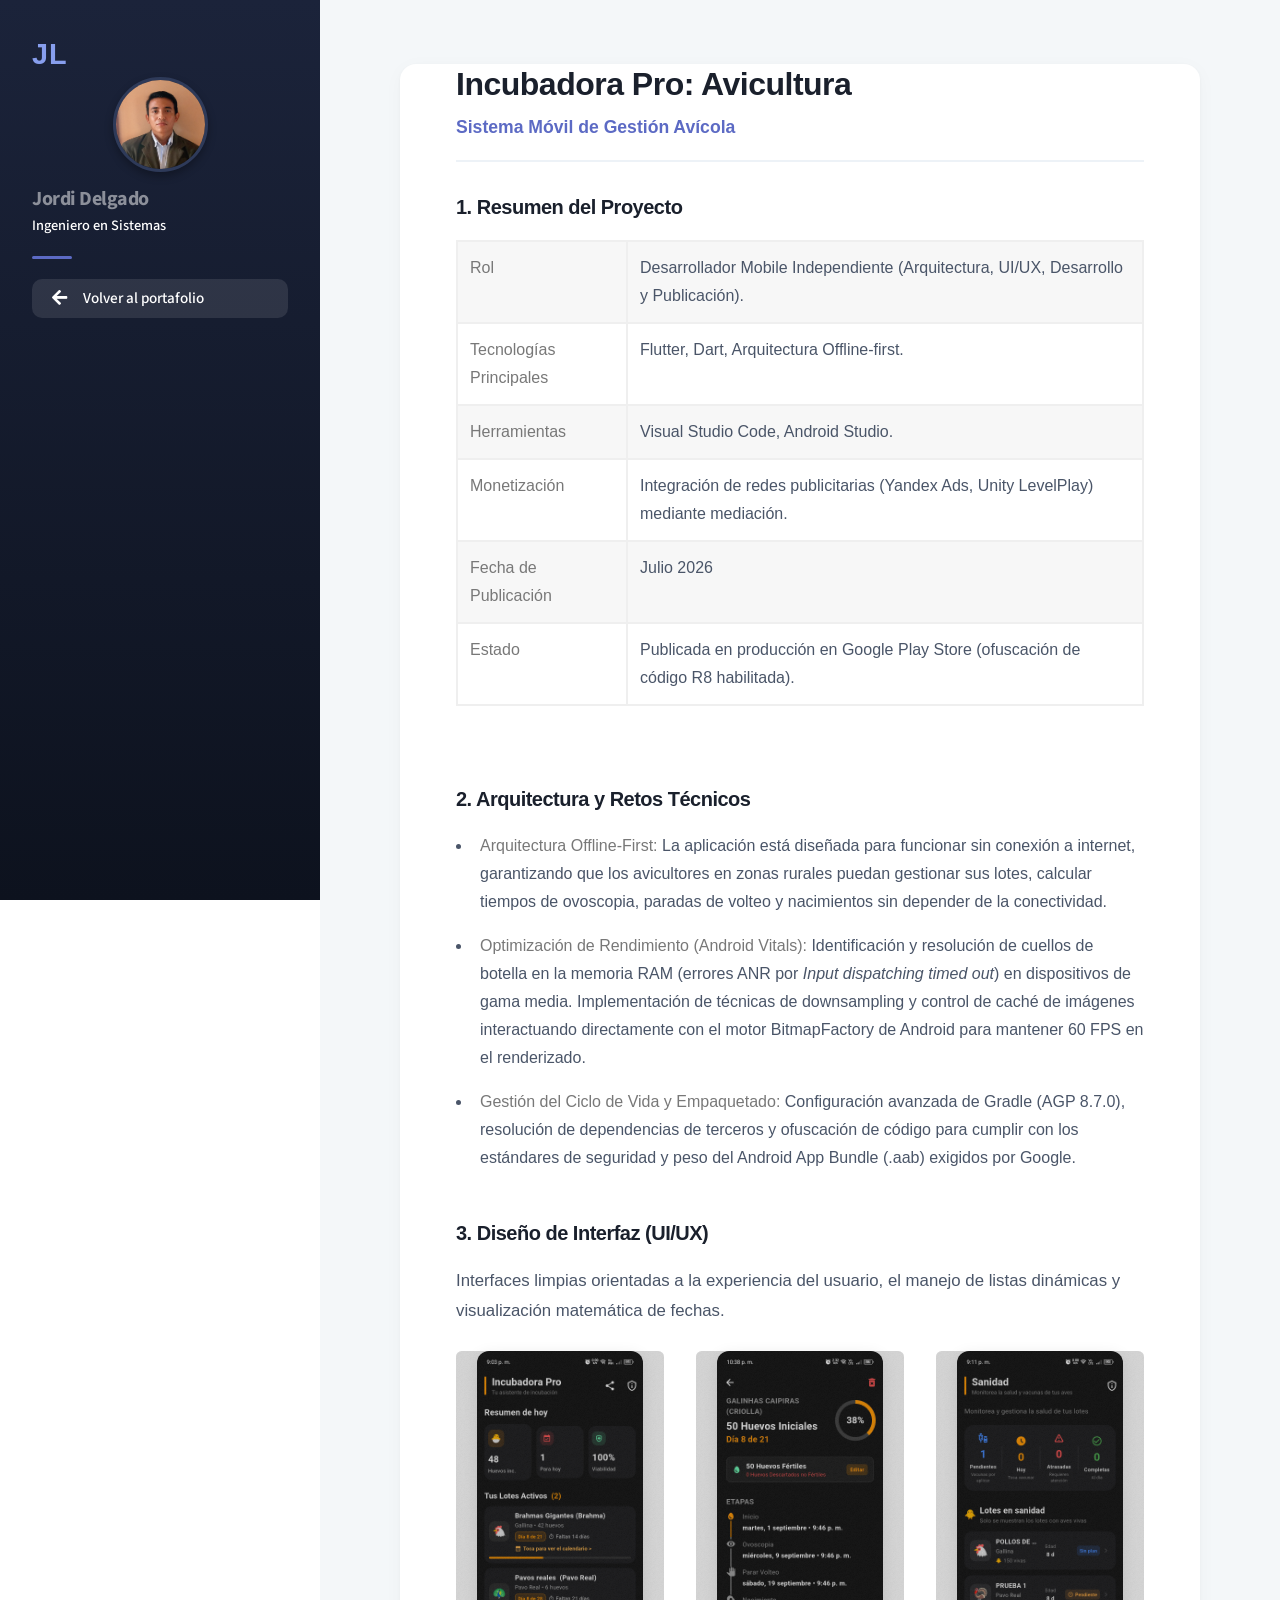
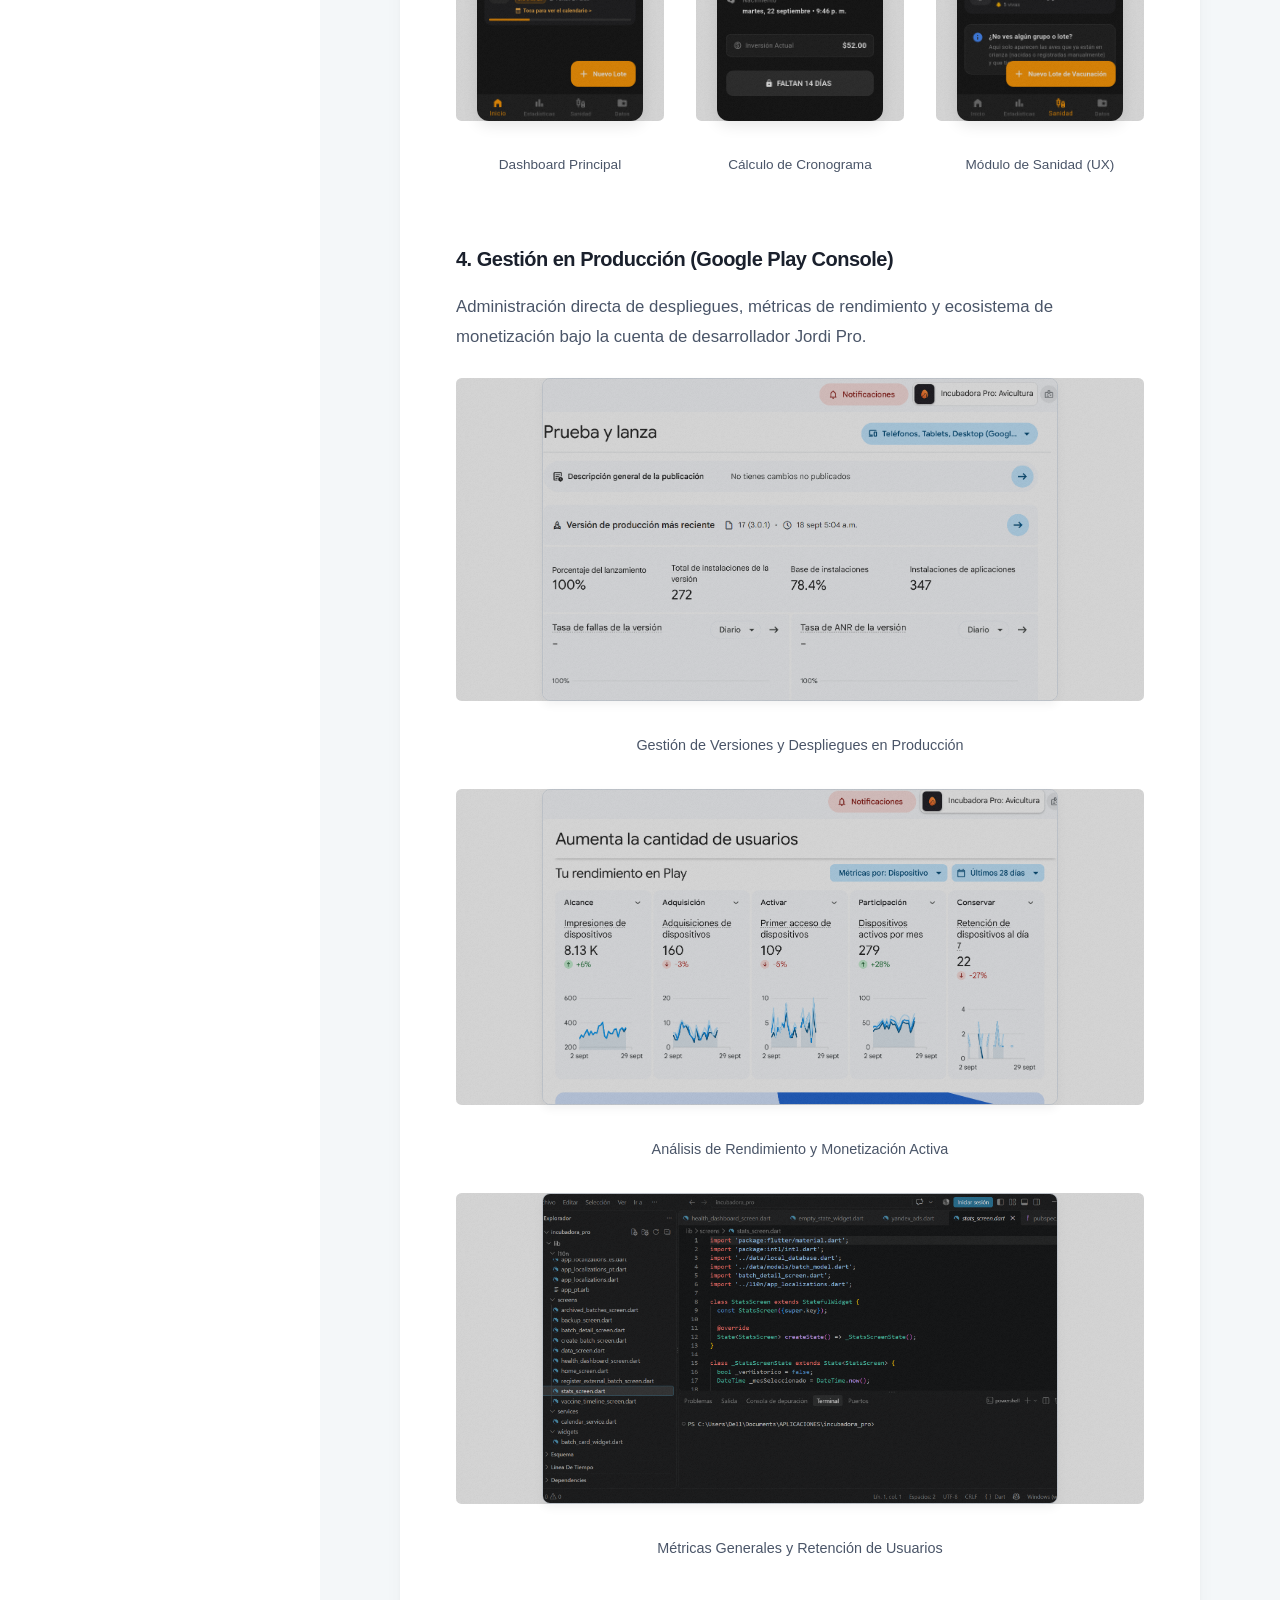
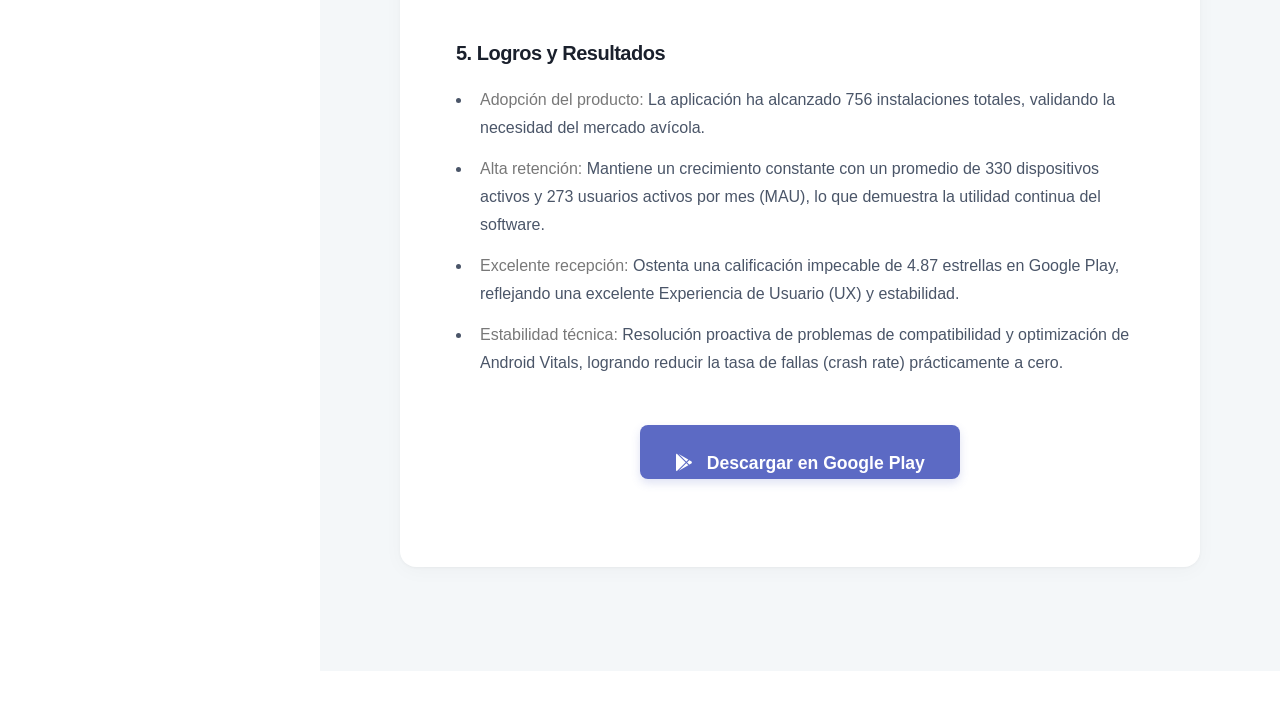
<file: incubadora.html>
<!DOCTYPE HTML>
<html>

<head>
    <title>Incubadora Pro | Detalle Técnico</title>
    <meta charset="utf-8" />
    <meta name="viewport" content="width=device-width, initial-scale=1, user-scalable=no" />
    
    <!-- Aseguramos la carga de iconos -->
    <link rel="stylesheet" href="assets/css/fontawesome-all.min.css" />
    <!-- Estilos base -->
    <link rel="stylesheet" href="assets/css/main.css" />
    <!-- NUESTROS ESTILOS MODERNOS (La clave del nuevo diseño) -->
    <link rel="stylesheet" href="assets/css/custom.css?v=3" />
</head>

<!-- ELIMINAMOS LA CLASE is-preload PARA MATAR EL PARPADEO -->
<body>

    <!-- Header lateral moderno (Adaptado para sub-página) -->
    <header id="header">
        <div class="inner">
            <div class="logo-text">JL</div>

            <div class="avatar-container">
                <a href="index.html" class="image avatar"><img src="images/avatar.jpeg" alt="Jordi Delgado" /></a>
            </div>
            
            <div class="profile-info">
                <h1>Jordi Delgado</h1>
                <h2>Ingeniero en Sistemas</h2>
            </div>

            <hr class="nav-divider">

            <!-- Menú de navegación simplificado para volver atrás -->
            <nav id="nav-menu">
                <ul>
                    <li>
                        <a href="index.html" style="background-color: rgba(255,255,255,0.1); color: #ffffff;">
                            <i class="icon solid fa-arrow-left"></i> <span>Volver al portafolio</span>
                        </a>
                    </li>
                </ul>
            </nav>
        </div>
    </header>

    <!-- Main (Contenido del proyecto envuelto en nuestra tarjeta moderna) -->
    <div id="main">
        <section id="detalle-proyecto">
            <header class="major" style="border-bottom: 2px solid #edf2f7; padding-bottom: 1em; margin-bottom: 2em;">
                <h2 style="font-size: 2em; margin-bottom: 0.2em;">Incubadora Pro: Avicultura</h2>
                <p style="color: #5c6ac4; font-weight: 600; font-size: 1.1em; margin: 0;">Sistema Móvil de Gestión Avícola</p>
            </header>

            <!-- 1. Título y Resumen del Proyecto -->
            <h3>1. Resumen del Proyecto</h3>
            <div class="table-wrapper" style="margin-bottom: 3em;">
                <table class="alt">
                    <tbody>
                        <tr>
                            <td style="width: 25%;"><strong>Rol</strong></td>
                            <td>Desarrollador Mobile Independiente (Arquitectura, UI/UX, Desarrollo y Publicación).</td>
                        </tr>
                        <tr>
                            <td><strong>Tecnologías Principales</strong></td>
                            <td>Flutter, Dart, Arquitectura Offline-first.</td>
                        </tr>
                        <tr>
                            <td><strong>Herramientas</strong></td>
                            <td>Visual Studio Code, Android Studio.</td>
                        </tr>
                        <tr>
                            <td><strong>Monetización</strong></td>
                            <td>Integración de redes publicitarias (Yandex Ads, Unity LevelPlay) mediante mediación.</td>
                        </tr>
                        <tr>
                            <td><strong>Fecha de Publicación</strong></td>
                            <td>Julio 2026</td>
                        </tr>
                        <tr>
                            <td><strong>Estado</strong></td>
                            <td>Publicada en producción en Google Play Store (ofuscación de código R8 habilitada).</td>
                        </tr>
                    </tbody>
                </table>
            </div>

            <!-- 2. Descripción Técnica -->
            <h3>2. Arquitectura y Retos Técnicos</h3>
            <ul style="margin-bottom: 3em;">
                <li style="margin-bottom: 1em;"><strong>Arquitectura Offline-First:</strong> La aplicación está diseñada para funcionar sin conexión a internet, garantizando que los avicultores en zonas rurales puedan gestionar sus lotes, calcular tiempos de ovoscopia, paradas de volteo y nacimientos sin depender de la conectividad.</li>
                <li style="margin-bottom: 1em;"><strong>Optimización de Rendimiento (Android Vitals):</strong> Identificación y resolución de cuellos de botella en la memoria RAM (errores ANR por <em>Input dispatching timed out</em>) en dispositivos de gama media. Implementación de técnicas de downsampling y control de caché de imágenes interactuando directamente con el motor BitmapFactory de Android para mantener 60 FPS en el renderizado.</li>
                <li><strong>Gestión del Ciclo de Vida y Empaquetado:</strong> Configuración avanzada de Gradle (AGP 8.7.0), resolución de dependencias de terceros y ofuscación de código para cumplir con los estándares de seguridad y peso del Android App Bundle (.aab) exigidos por Google.</li>
            </ul>

            <!-- 3. Imágenes de la Interfaz -->
            <h3>3. Diseño de Interfaz (UI/UX)</h3>
            <p>Interfaces limpias orientadas a la experiencia del usuario, el manejo de listas dinámicas y visualización matemática de fechas.</p>
            <div class="row" style="margin-bottom: 3em;">
                <div class="col-4 col-12-small">
                    <span class="image fit" style="text-align: center;"><img src="images/thumbs/app_1.jpeg" alt="Dashboard" style="border-radius: 12px; box-shadow: 0 4px 15px rgba(0,0,0,0.1); max-width: 80%; margin: 0 auto;" /></span>
                    <p style="text-align:center; font-size: 0.85em; margin-top: 15px; font-weight: 500;">Dashboard Principal</p>
                </div>
                <div class="col-4 col-12-small">
                    <span class="image fit" style="text-align: center;"><img src="images/thumbs/app_2.jpeg" alt="Cronograma" style="border-radius: 12px; box-shadow: 0 4px 15px rgba(0,0,0,0.1); max-width: 80%; margin: 0 auto;" /></span>
                    <p style="text-align:center; font-size: 0.85em; margin-top: 15px; font-weight: 500;">Cálculo de Cronograma</p>
                </div>
                <div class="col-4 col-12-small">
                    <span class="image fit" style="text-align: center;"><img src="images/thumbs/app_3.jpeg" alt="Sanidad" style="border-radius: 12px; box-shadow: 0 4px 15px rgba(0,0,0,0.1); max-width: 80%; margin: 0 auto;" /></span>
                    <p style="text-align:center; font-size: 0.85em; margin-top: 15px; font-weight: 500;">Módulo de Sanidad (UX)</p>
                </div>
            </div>

            <!-- 4. Capturas de Google Play Console -->
            <h3>4. Gestión en Producción (Google Play Console)</h3>
            <p>Administración directa de despliegues, métricas de rendimiento y ecosistema de monetización bajo la cuenta de desarrollador Jordi Pro.</p>
            <div class="row" style="margin-bottom: 3em;">
                <div class="col-12">
                    <span class="image fit" style="text-align: center;"><img src="images/thumbs/console_1.png" alt="Consola Versiones" style="border: 1px solid #e2e8f0; border-radius: 8px; box-shadow: 0 4px 10px rgba(0,0,0,0.05); max-width: 75%; margin: 0 auto;" /></span>
                    <p style="text-align:center; font-size: 0.9em; margin-top: 15px; margin-bottom: 30px; font-weight: 500;">Gestión de Versiones y Despliegues en Producción</p>
                </div>
                <div class="col-12">
                    <span class="image fit" style="text-align: center;"><img src="images/thumbs/console_2.png" alt="Monetización" style="border: 1px solid #e2e8f0; border-radius: 8px; box-shadow: 0 4px 10px rgba(0,0,0,0.05); max-width: 75%; margin: 0 auto;" /></span>
                    <p style="text-align:center; font-size: 0.9em; margin-top: 15px; margin-bottom: 30px; font-weight: 500;">Análisis de Rendimiento y Monetización Activa</p>
                </div>
                <div class="col-12">
                    <span class="image fit" style="text-align: center;"><img src="images/thumbs/console_3.png" alt="Android Vitals" style="border: 1px solid #e2e8f0; border-radius: 8px; box-shadow: 0 4px 10px rgba(0,0,0,0.05); max-width: 75%; margin: 0 auto;" /></span>
                    <p style="text-align:center; font-size: 0.9em; margin-top: 15px; margin-bottom: 30px; font-weight: 500;">Métricas Generales y Retención de Usuarios</p>
                </div>
            </div>

            <!-- 5. Logros -->
            <h3>5. Logros y Resultados</h3>
            <ul style="margin-bottom: 3em;">
                <li style="margin-bottom: 0.8em;"><strong>Adopción del producto:</strong> La aplicación ha alcanzado 756 instalaciones totales, validando la necesidad del mercado avícola.</li>
                <li style="margin-bottom: 0.8em;"><strong>Alta retención:</strong> Mantiene un crecimiento constante con un promedio de 330 dispositivos activos y 273 usuarios activos por mes (MAU), lo que demuestra la utilidad continua del software.</li>
                <li style="margin-bottom: 0.8em;"><strong>Excelente recepción:</strong> Ostenta una calificación impecable de 4.87 estrellas en Google Play, reflejando una excelente Experiencia de Usuario (UX) y estabilidad.</li>
                <li><strong>Estabilidad técnica:</strong> Resolución proactiva de problemas de compatibilidad y optimización de Android Vitals, logrando reducir la tasa de fallas (crash rate) prácticamente a cero.</li>
            </ul>

            <!-- BOTÓN HACIA LA PLAY STORE -->
            <ul class="actions" style="justify-content: center; margin-top: 2em;">
                <li>
                    <a href="https://play.google.com/store/apps/details?id=com.jordi_avicola.incubadora_pro" target="_blank" class="button primary icon brands fa-google-play" style="padding: 0.8em 2em; font-size: 1.1em;">
                        Descargar en Google Play
                    </a>
                </li>
            </ul>

        </section>
    </div>

    <!-- Footer -->
    <footer id="footer">
        <div class="inner">
            <ul class="copyright">
                <li>&copy; Jordi Delgado Lucas</li>
            </ul>
        </div>
    </footer>

    <!-- AQUI ESTÁ LA MAGIA: SOLO DEJAMOS JQUERY. CERO SCRIPTS DE STRATA -->
    <script src="assets/js/jquery.min.js"></script>

</body>
</html>
</file>
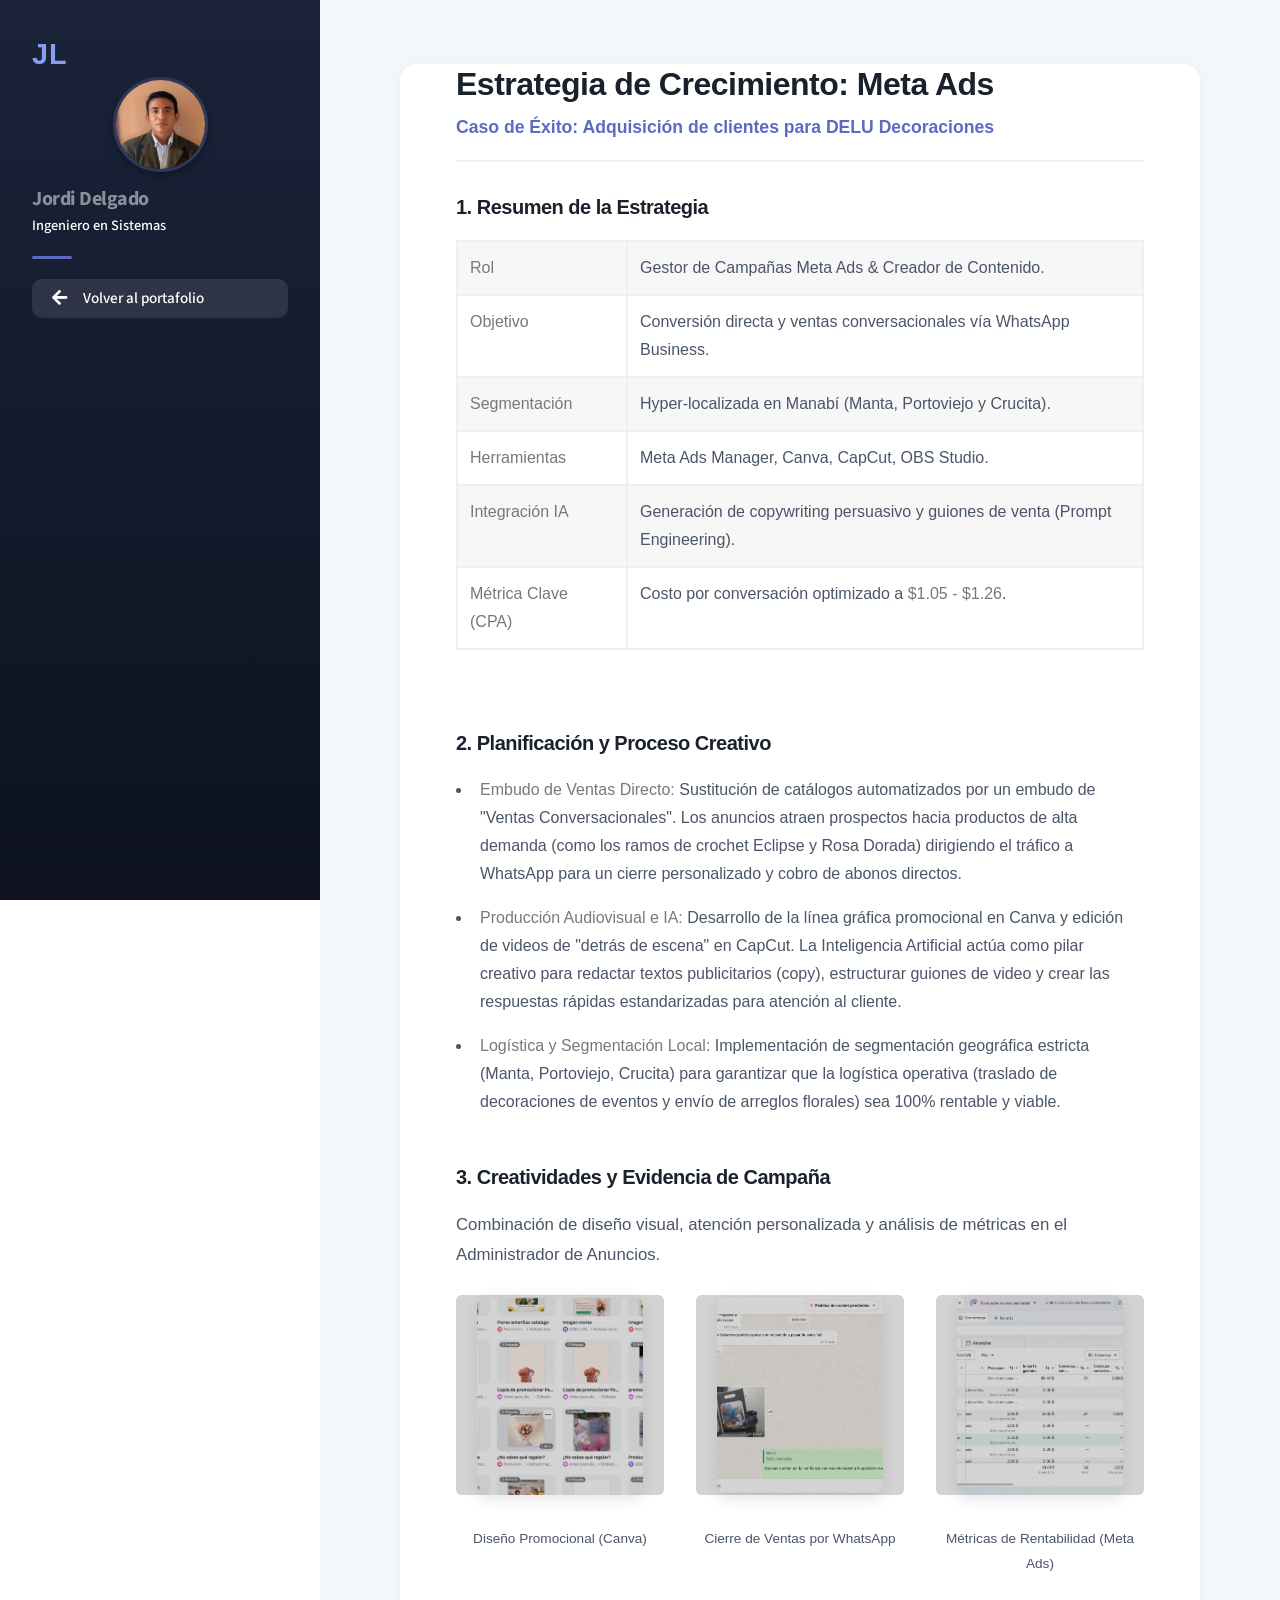
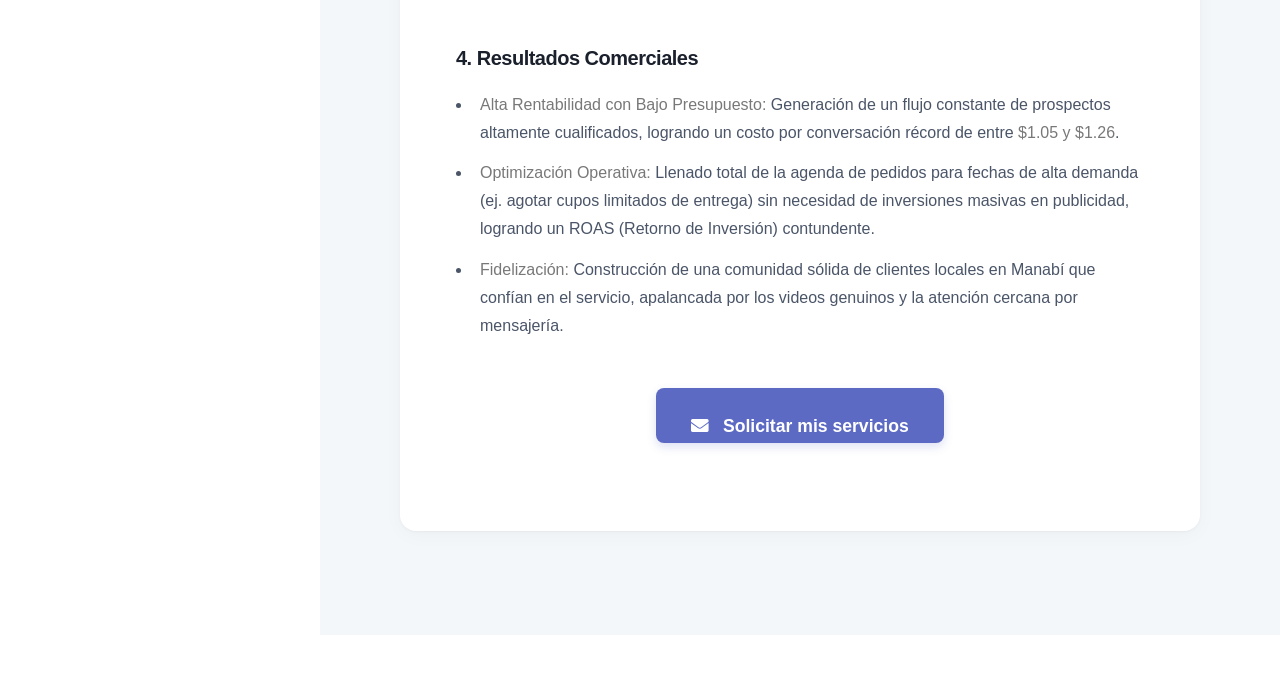
<file: meta_ads.html>
<!DOCTYPE HTML>
<html>

<head>
    <title>Meta Ads | Caso de Éxito DELU</title>
    <meta charset="utf-8" />
    <meta name="viewport" content="width=device-width, initial-scale=1, user-scalable=no" />
    <link rel="stylesheet" href="assets/css/fontawesome-all.min.css" />
    <link rel="stylesheet" href="assets/css/main.css" />
    <link rel="stylesheet" href="assets/css/custom.css?v=3" />
</head>

<body>

    <!-- Header lateral moderno -->
    <header id="header">
        <div class="inner">
            <div class="logo-text">JL</div>

            <div class="avatar-container">
                <a href="index.html" class="image avatar"><img src="images/avatar.jpeg" alt="Jordi Delgado" /></a>
            </div>
            
            <div class="profile-info">
                <h1>Jordi Delgado</h1>
                <h2>Ingeniero en Sistemas</h2>
            </div>

            <hr class="nav-divider">

            <nav id="nav-menu">
                <ul>
                    <li>
                        <a href="index.html" style="background-color: rgba(255,255,255,0.1); color: #ffffff;">
                            <i class="icon solid fa-arrow-left"></i> <span>Volver al portafolio</span>
                        </a>
                    </li>
                </ul>
            </nav>
        </div>
    </header>

    <!-- Main (Contenido del proyecto) -->
    <div id="main">
        <section id="detalle-proyecto">
            <header class="major" style="border-bottom: 2px solid #edf2f7; padding-bottom: 1em; margin-bottom: 2em;">
                <h2 style="font-size: 2em; margin-bottom: 0.2em;">Estrategia de Crecimiento: Meta Ads</h2>
                <p style="color: #5c6ac4; font-weight: 600; font-size: 1.1em; margin: 0;">Caso de Éxito: Adquisición de clientes para DELU Decoraciones</p>
            </header>

            <!-- 1. Título y Resumen del Proyecto -->
            <h3>1. Resumen de la Estrategia</h3>
            <div class="table-wrapper" style="margin-bottom: 3em;">
                <table class="alt">
                    <tbody>
                        <tr>
                            <td style="width: 25%;"><strong>Rol</strong></td>
                            <td>Gestor de Campañas Meta Ads & Creador de Contenido.</td>
                        </tr>
                        <tr>
                            <td><strong>Objetivo</strong></td>
                            <td>Conversión directa y ventas conversacionales vía WhatsApp Business.</td>
                        </tr>
                        <tr>
                            <td><strong>Segmentación</strong></td>
                            <td>Hyper-localizada en Manabí (Manta, Portoviejo y Crucita).</td>
                        </tr>
                        <tr>
                            <td><strong>Herramientas</strong></td>
                            <td>Meta Ads Manager, Canva, CapCut, OBS Studio.</td>
                        </tr>
                        <tr>
                            <td><strong>Integración IA</strong></td>
                            <td>Generación de copywriting persuasivo y guiones de venta (Prompt Engineering).</td>
                        </tr>
                        <tr>
                            <td><strong>Métrica Clave (CPA)</strong></td>
                            <td>Costo por conversación optimizado a <strong>$1.05 - $1.26</strong>.</td>
                        </tr>
                    </tbody>
                </table>
            </div>

            <!-- 2. Descripción Técnica -->
            <h3>2. Planificación y Proceso Creativo</h3>
            <ul style="margin-bottom: 3em;">
                <li style="margin-bottom: 1em;"><strong>Embudo de Ventas Directo:</strong> Sustitución de catálogos automatizados por un embudo de "Ventas Conversacionales". Los anuncios atraen prospectos hacia productos de alta demanda (como los ramos de crochet Eclipse y Rosa Dorada) dirigiendo el tráfico a WhatsApp para un cierre personalizado y cobro de abonos directos.</li>
                <li style="margin-bottom: 1em;"><strong>Producción Audiovisual e IA:</strong> Desarrollo de la línea gráfica promocional en Canva y edición de videos de "detrás de escena" en CapCut. La Inteligencia Artificial actúa como pilar creativo para redactar textos publicitarios (copy), estructurar guiones de video y crear las respuestas rápidas estandarizadas para atención al cliente.</li>
                <li><strong>Logística y Segmentación Local:</strong> Implementación de segmentación geográfica estricta (Manta, Portoviejo, Crucita) para garantizar que la logística operativa (traslado de decoraciones de eventos y envío de arreglos florales) sea 100% rentable y viable.</li>
            </ul>

            <!-- 3. Imágenes de la Interfaz -->
            <h3>3. Creatividades y Evidencia de Campaña</h3>
            <p>Combinación de diseño visual, atención personalizada y análisis de métricas en el Administrador de Anuncios.</p>
            <div class="row" style="margin-bottom: 3em;">
                <div class="col-4 col-12-small">
                    <!-- Sube la captura delu_1.jpeg a images/thumbs/ -->
                    <span class="image fit" style="text-align: center;"><img src="images/thumbs/delu_1.png" alt="Diseño Promocional" style="border-radius: 12px; box-shadow: 0 4px 15px rgba(0,0,0,0.1); max-width: 80%; margin: 0 auto; background-color: #f4f7f9; min-height: 200px; object-fit: cover;" /></span>
                    <p style="text-align:center; font-size: 0.85em; margin-top: 15px; font-weight: 500;">Diseño Promocional (Canva)</p>
                </div>
                <div class="col-4 col-12-small">
                    <!-- Sube la captura delu_2.jpeg a images/thumbs/ -->
                    <span class="image fit" style="text-align: center;"><img src="images/thumbs/delu_2.png" alt="Cierre en WhatsApp" style="border-radius: 12px; box-shadow: 0 4px 15px rgba(0,0,0,0.1); max-width: 80%; margin: 0 auto; background-color: #f4f7f9; min-height: 200px; object-fit: cover;" /></span>
                    <p style="text-align:center; font-size: 0.85em; margin-top: 15px; font-weight: 500;">Cierre de Ventas por WhatsApp</p>
                </div>
                <div class="col-4 col-12-small">
                    <!-- Sube la captura delu_3.jpeg a images/thumbs/ -->
                    <span class="image fit" style="text-align: center;"><img src="images/thumbs/delu_3.png" alt="Métricas Meta Ads" style="border-radius: 12px; box-shadow: 0 4px 15px rgba(0,0,0,0.1); max-width: 80%; margin: 0 auto; background-color: #f4f7f9; min-height: 200px; object-fit: cover;" /></span>
                    <p style="text-align:center; font-size: 0.85em; margin-top: 15px; font-weight: 500;">Métricas de Rentabilidad (Meta Ads)</p>
                </div>
            </div>

            <!-- 4. Logros -->
            <h3>4. Resultados Comerciales</h3>
            <ul style="margin-bottom: 3em;">
                <li style="margin-bottom: 0.8em;"><strong>Alta Rentabilidad con Bajo Presupuesto:</strong> Generación de un flujo constante de prospectos altamente cualificados, logrando un costo por conversación récord de entre <strong>$1.05 y $1.26</strong>.</li>
                <li style="margin-bottom: 0.8em;"><strong>Optimización Operativa:</strong> Llenado total de la agenda de pedidos para fechas de alta demanda (ej. agotar cupos limitados de entrega) sin necesidad de inversiones masivas en publicidad, logrando un ROAS (Retorno de Inversión) contundente.</li>
                <li><strong>Fidelización:</strong> Construcción de una comunidad sólida de clientes locales en Manabí que confían en el servicio, apalancada por los videos genuinos y la atención cercana por mensajería.</li>
            </ul>

            <!-- BOTÓN DE CONTACTO -->
            <ul class="actions" style="justify-content: center; margin-top: 2em;">
                <li>
                    <a href="index.html#contacto" class="button primary icon solid fa-envelope" style="padding: 0.8em 2em; font-size: 1.1em;">
                        Solicitar mis servicios
                    </a>
                </li>
            </ul>

        </section>
    </div>

    <!-- Footer -->
    <footer id="footer">
        <div class="inner">
            <ul class="copyright">
                <li>&copy; Jordi Delgado Lucas</li>
            </ul>
        </div>
    </footer>

    <script src="assets/js/jquery.min.js"></script>

</body>
</html>
</file>
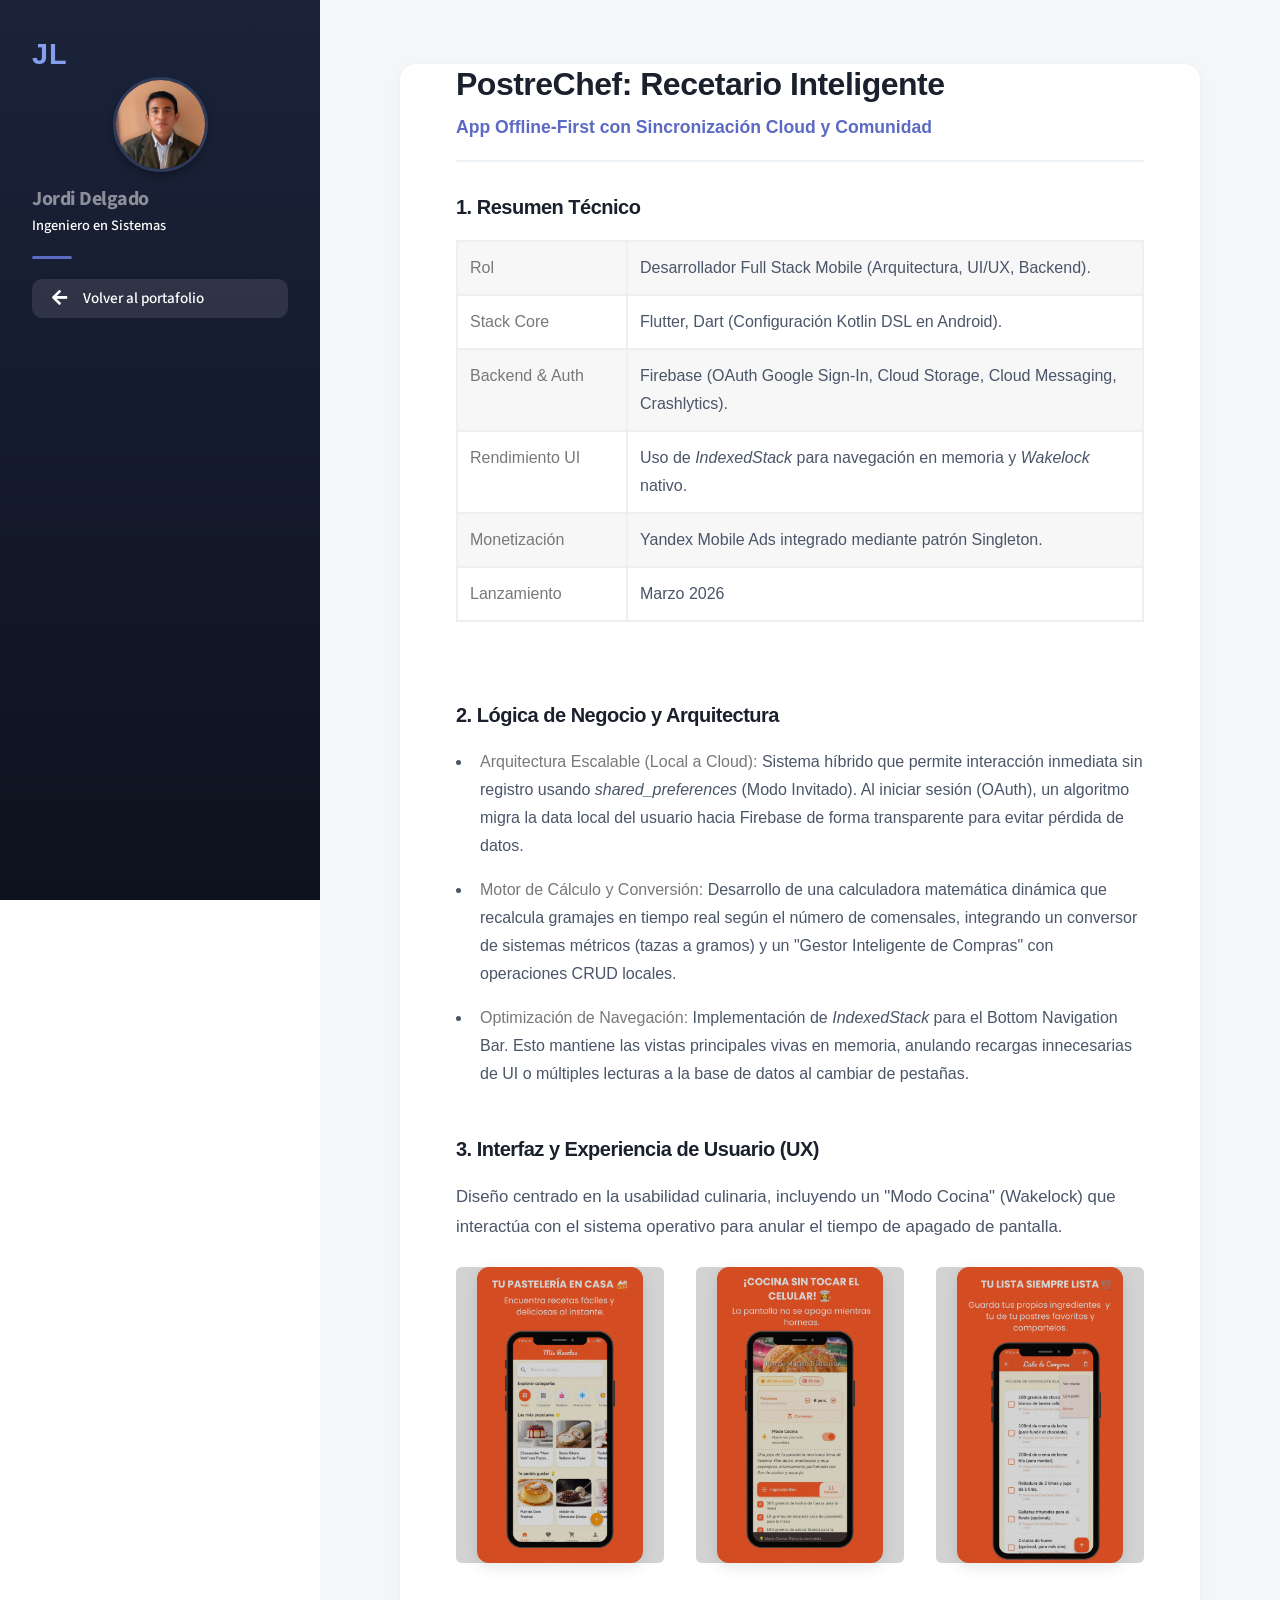
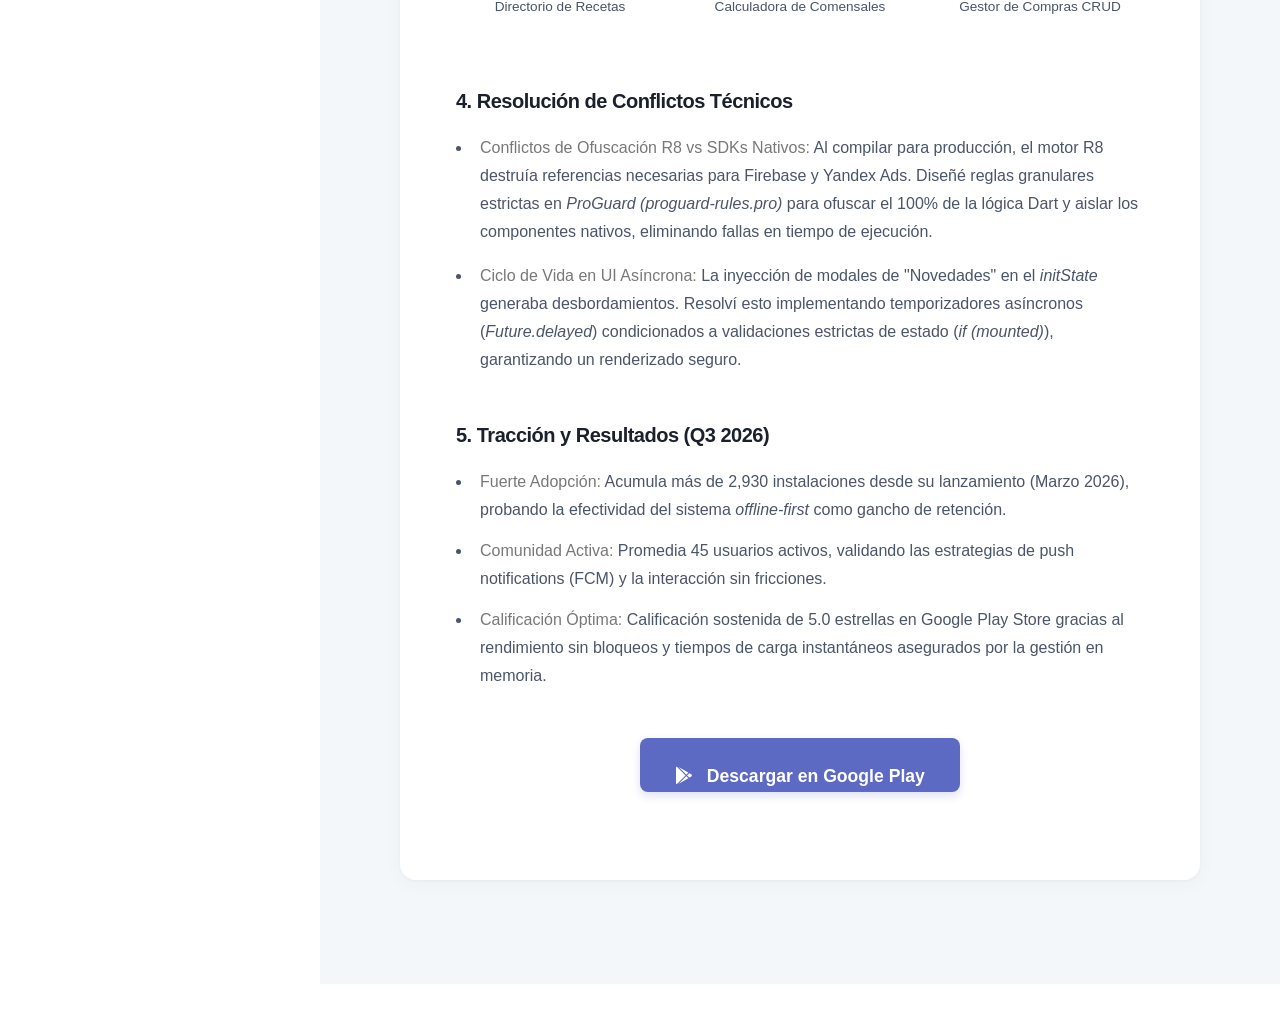
<file: postrechef.html>
<!DOCTYPE HTML>
<html>

<head>
    <title>PostreChef | Detalle Técnico</title>
    <meta charset="utf-8" />
    <meta name="viewport" content="width=device-width, initial-scale=1, user-scalable=no" />
    <link rel="stylesheet" href="assets/css/fontawesome-all.min.css" />
    <link rel="stylesheet" href="assets/css/main.css" />
    <link rel="stylesheet" href="assets/css/custom.css?v=3" />
</head>

<body>

    <!-- Header lateral moderno -->
    <header id="header">
        <div class="inner">
            <div class="logo-text">JL</div>

            <div class="avatar-container">
                <a href="index.html" class="image avatar"><img src="images/avatar.jpeg" alt="Jordi Delgado" /></a>
            </div>
            
            <div class="profile-info">
                <h1>Jordi Delgado</h1>
                <h2>Ingeniero en Sistemas</h2>
            </div>

            <hr class="nav-divider">

            <nav id="nav-menu">
                <ul>
                    <li>
                        <a href="index.html" style="background-color: rgba(255,255,255,0.1); color: #ffffff;">
                            <i class="icon solid fa-arrow-left"></i> <span>Volver al portafolio</span>
                        </a>
                    </li>
                </ul>
            </nav>
        </div>
    </header>

    <!-- Main (Contenido del proyecto) -->
    <div id="main">
        <section id="detalle-proyecto">
            <header class="major" style="border-bottom: 2px solid #edf2f7; padding-bottom: 1em; margin-bottom: 2em;">
                <h2 style="font-size: 2em; margin-bottom: 0.2em;">PostreChef: Recetario Inteligente</h2>
                <p style="color: #5c6ac4; font-weight: 600; font-size: 1.1em; margin: 0;">App Offline-First con Sincronización Cloud y Comunidad</p>
            </header>

            <!-- 1. Título y Resumen del Proyecto -->
            <h3>1. Resumen Técnico</h3>
            <div class="table-wrapper" style="margin-bottom: 3em;">
                <table class="alt">
                    <tbody>
                        <tr>
                            <td style="width: 25%;"><strong>Rol</strong></td>
                            <td>Desarrollador Full Stack Mobile (Arquitectura, UI/UX, Backend).</td>
                        </tr>
                        <tr>
                            <td><strong>Stack Core</strong></td>
                            <td>Flutter, Dart (Configuración Kotlin DSL en Android).</td>
                        </tr>
                        <tr>
                            <td><strong>Backend & Auth</strong></td>
                            <td>Firebase (OAuth Google Sign-In, Cloud Storage, Cloud Messaging, Crashlytics).</td>
                        </tr>
                        <tr>
                            <td><strong>Rendimiento UI</strong></td>
                            <td>Uso de <em>IndexedStack</em> para navegación en memoria y <em>Wakelock</em> nativo.</td>
                        </tr>
                        <tr>
                            <td><strong>Monetización</strong></td>
                            <td>Yandex Mobile Ads integrado mediante patrón Singleton.</td>
                        </tr>
                        <tr>
                            <td><strong>Lanzamiento</strong></td>
                            <td>Marzo 2026</td>
                        </tr>
                    </tbody>
                </table>
            </div>

            <!-- 2. Descripción Técnica -->
            <h3>2. Lógica de Negocio y Arquitectura</h3>
            <ul style="margin-bottom: 3em;">
                <li style="margin-bottom: 1em;"><strong>Arquitectura Escalable (Local a Cloud):</strong> Sistema híbrido que permite interacción inmediata sin registro usando <em>shared_preferences</em> (Modo Invitado). Al iniciar sesión (OAuth), un algoritmo migra la data local del usuario hacia Firebase de forma transparente para evitar pérdida de datos.</li>
                <li style="margin-bottom: 1em;"><strong>Motor de Cálculo y Conversión:</strong> Desarrollo de una calculadora matemática dinámica que recalcula gramajes en tiempo real según el número de comensales, integrando un conversor de sistemas métricos (tazas a gramos) y un "Gestor Inteligente de Compras" con operaciones CRUD locales.</li>
                <li><strong>Optimización de Navegación:</strong> Implementación de <em>IndexedStack</em> para el Bottom Navigation Bar. Esto mantiene las vistas principales vivas en memoria, anulando recargas innecesarias de UI o múltiples lecturas a la base de datos al cambiar de pestañas.</li>
            </ul>

            <!-- 3. Imágenes de la Interfaz -->
            <h3>3. Interfaz y Experiencia de Usuario (UX)</h3>
            <p>Diseño centrado en la usabilidad culinaria, incluyendo un "Modo Cocina" (Wakelock) que interactúa con el sistema operativo para anular el tiempo de apagado de pantalla.</p>
            <div class="row" style="margin-bottom: 3em;">
                <div class="col-4 col-12-small">
                    <!-- Sube la captura chef_1.jpeg a images/thumbs/ -->
                    <span class="image fit" style="text-align: center;"><img src="images/thumbs/chef_1.png" alt="Dashboard Recetas" style="border-radius: 12px; box-shadow: 0 4px 15px rgba(0,0,0,0.1); max-width: 80%; margin: 0 auto; background-color: #f4f7f9; min-height: 200px;" /></span>
                    <p style="text-align:center; font-size: 0.85em; margin-top: 15px; font-weight: 500;">Directorio de Recetas</p>
                </div>
                <div class="col-4 col-12-small">
                    <!-- Sube la captura chef_2.jpeg a images/thumbs/ -->
                    <span class="image fit" style="text-align: center;"><img src="images/thumbs/chef_2.png" alt="Detalle y Conversor" style="border-radius: 12px; box-shadow: 0 4px 15px rgba(0,0,0,0.1); max-width: 80%; margin: 0 auto; background-color: #f4f7f9; min-height: 200px;" /></span>
                    <p style="text-align:center; font-size: 0.85em; margin-top: 15px; font-weight: 500;">Calculadora de Comensales</p>
                </div>
                <div class="col-4 col-12-small">
                    <!-- Sube la captura chef_3.jpeg a images/thumbs/ -->
                    <span class="image fit" style="text-align: center;"><img src="images/thumbs/chef_3.png" alt="Lista de Compras" style="border-radius: 12px; box-shadow: 0 4px 15px rgba(0,0,0,0.1); max-width: 80%; margin: 0 auto; background-color: #f4f7f9; min-height: 200px;" /></span>
                    <p style="text-align:center; font-size: 0.85em; margin-top: 15px; font-weight: 500;">Gestor de Compras CRUD</p>
                </div>
            </div>

            <!-- 4. Retos Técnicos y Soluciones -->
            <h3>4. Resolución de Conflictos Técnicos</h3>
            <ul style="margin-bottom: 3em;">
                <li style="margin-bottom: 1em;"><strong>Conflictos de Ofuscación R8 vs SDKs Nativos:</strong> Al compilar para producción, el motor R8 destruía referencias necesarias para Firebase y Yandex Ads. Diseñé reglas granulares estrictas en <em>ProGuard (proguard-rules.pro)</em> para ofuscar el 100% de la lógica Dart y aislar los componentes nativos, eliminando fallas en tiempo de ejecución.</li>
                <li><strong>Ciclo de Vida en UI Asíncrona:</strong> La inyección de modales de "Novedades" en el <em>initState</em> generaba desbordamientos. Resolví esto implementando temporizadores asíncronos (<em>Future.delayed</em>) condicionados a validaciones estrictas de estado (<em>if (mounted)</em>), garantizando un renderizado seguro.</li>
            </ul>

            <!-- 5. Logros -->
            <h3>5. Tracción y Resultados (Q3 2026)</h3>
            <ul style="margin-bottom: 3em;">
                <li style="margin-bottom: 0.8em;"><strong>Fuerte Adopción:</strong> Acumula más de 2,930 instalaciones desde su lanzamiento (Marzo 2026), probando la efectividad del sistema <em>offline-first</em> como gancho de retención.</li>
                <li style="margin-bottom: 0.8em;"><strong>Comunidad Activa:</strong> Promedia 45 usuarios activos, validando las estrategias de push notifications (FCM) y la interacción sin fricciones.</li>
                <li><strong>Calificación Óptima:</strong> Calificación sostenida de 5.0 estrellas en Google Play Store gracias al rendimiento sin bloqueos y tiempos de carga instantáneos asegurados por la gestión en memoria.</li>
            </ul>

            <!-- BOTÓN HACIA LA PLAY STORE -->
            <ul class="actions" style="justify-content: center; margin-top: 2em;">
                <li>
                    <a href="https://play.google.com/store/apps/details?id=com.jordidelgado.recetaspostres" target="_blank" class="button primary icon brands fa-google-play" style="padding: 0.8em 2em; font-size: 1.1em;">
                        Descargar en Google Play
                    </a>
                </li>
            </ul>

        </section>
    </div>

    <!-- Footer -->
    <footer id="footer">
        <div class="inner">
            <ul class="copyright">
                <li>&copy; Jordi Delgado Lucas</li>
            </ul>
        </div>
    </footer>

    <!-- Scripts Esenciales -->
    <script src="assets/js/jquery.min.js"></script>

</body>
</html>
</file>
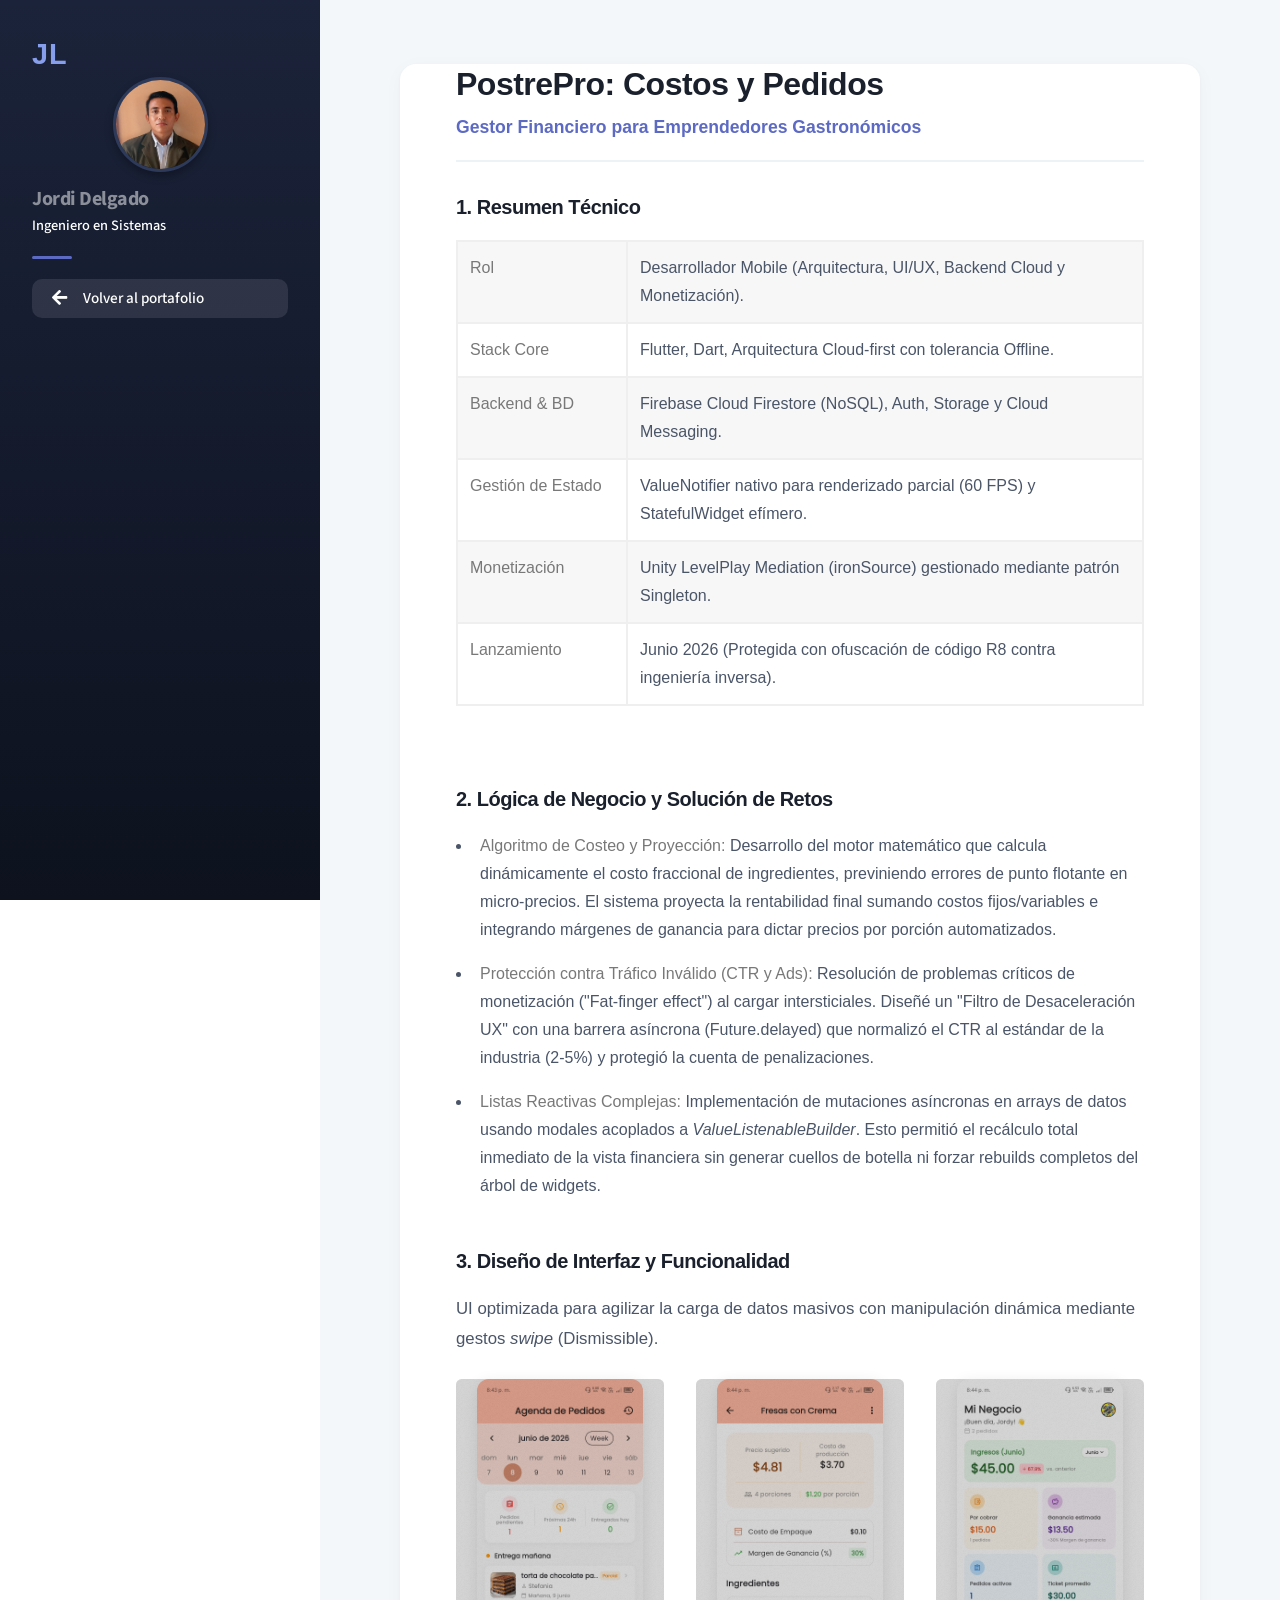
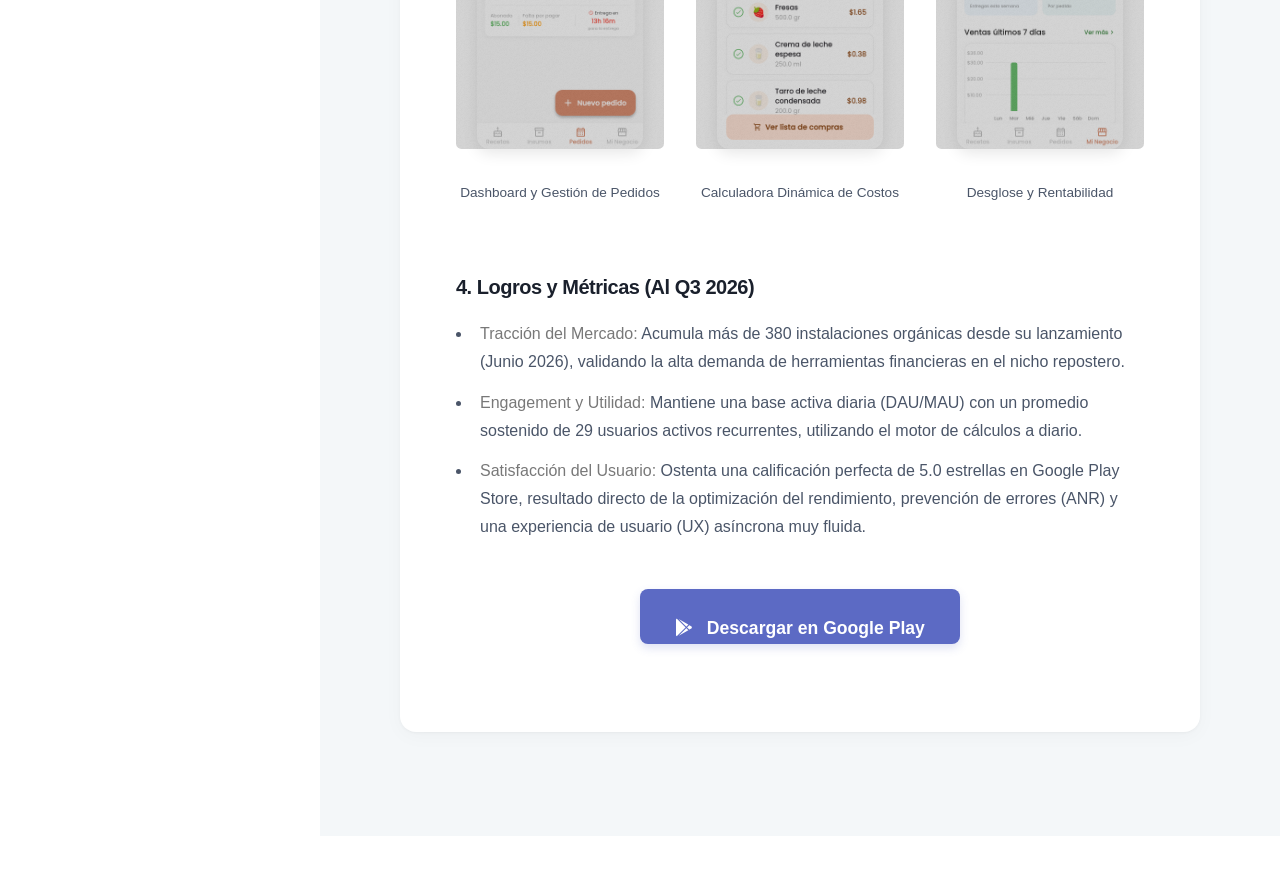
<file: postrepro.html>
<!DOCTYPE HTML>
<html>

<head>
    <title>PostrePro | Detalle Técnico</title>
    <meta charset="utf-8" />
    <meta name="viewport" content="width=device-width, initial-scale=1, user-scalable=no" />
    <link rel="stylesheet" href="assets/css/fontawesome-all.min.css" />
    <link rel="stylesheet" href="assets/css/main.css" />
    <link rel="stylesheet" href="assets/css/custom.css?v=3" />
</head>

<body>

    <!-- Header lateral moderno -->
    <header id="header">
        <div class="inner">
            <div class="logo-text">JL</div>

            <div class="avatar-container">
                <a href="index.html" class="image avatar"><img src="images/avatar.jpeg" alt="Jordi Delgado" /></a>
            </div>
            
            <div class="profile-info">
                <h1>Jordi Delgado</h1>
                <h2>Ingeniero en Sistemas</h2>
            </div>

            <hr class="nav-divider">

            <nav id="nav-menu">
                <ul>
                    <li>
                        <a href="index.html" style="background-color: rgba(255,255,255,0.1); color: #ffffff;">
                            <i class="icon solid fa-arrow-left"></i> <span>Volver al portafolio</span>
                        </a>
                    </li>
                </ul>
            </nav>
        </div>
    </header>

    <!-- Main (Contenido del proyecto) -->
    <div id="main">
        <section id="detalle-proyecto">
            <header class="major" style="border-bottom: 2px solid #edf2f7; padding-bottom: 1em; margin-bottom: 2em;">
                <h2 style="font-size: 2em; margin-bottom: 0.2em;">PostrePro: Costos y Pedidos</h2>
                <p style="color: #5c6ac4; font-weight: 600; font-size: 1.1em; margin: 0;">Gestor Financiero para Emprendedores Gastronómicos</p>
            </header>

            <!-- 1. Título y Resumen del Proyecto -->
            <h3>1. Resumen Técnico</h3>
            <div class="table-wrapper" style="margin-bottom: 3em;">
                <table class="alt">
                    <tbody>
                        <tr>
                            <td style="width: 25%;"><strong>Rol</strong></td>
                            <td>Desarrollador Mobile (Arquitectura, UI/UX, Backend Cloud y Monetización).</td>
                        </tr>
                        <tr>
                            <td><strong>Stack Core</strong></td>
                            <td>Flutter, Dart, Arquitectura Cloud-first con tolerancia Offline.</td>
                        </tr>
                        <tr>
                            <td><strong>Backend & BD</strong></td>
                            <td>Firebase Cloud Firestore (NoSQL), Auth, Storage y Cloud Messaging.</td>
                        </tr>
                        <tr>
                            <td><strong>Gestión de Estado</strong></td>
                            <td>ValueNotifier nativo para renderizado parcial (60 FPS) y StatefulWidget efímero.</td>
                        </tr>
                        <tr>
                            <td><strong>Monetización</strong></td>
                            <td>Unity LevelPlay Mediation (ironSource) gestionado mediante patrón Singleton.</td>
                        </tr>
                        <tr>
                            <td><strong>Lanzamiento</strong></td>
                            <td>Junio 2026 (Protegida con ofuscación de código R8 contra ingeniería inversa).</td>
                        </tr>
                    </tbody>
                </table>
            </div>

            <!-- 2. Descripción Técnica -->
            <h3>2. Lógica de Negocio y Solución de Retos</h3>
            <ul style="margin-bottom: 3em;">
                <li style="margin-bottom: 1em;"><strong>Algoritmo de Costeo y Proyección:</strong> Desarrollo del motor matemático que calcula dinámicamente el costo fraccional de ingredientes, previniendo errores de punto flotante en micro-precios. El sistema proyecta la rentabilidad final sumando costos fijos/variables e integrando márgenes de ganancia para dictar precios por porción automatizados.</li>
                <li style="margin-bottom: 1em;"><strong>Protección contra Tráfico Inválido (CTR y Ads):</strong> Resolución de problemas críticos de monetización ("Fat-finger effect") al cargar intersticiales. Diseñé un "Filtro de Desaceleración UX" con una barrera asíncrona (Future.delayed) que normalizó el CTR al estándar de la industria (2-5%) y protegió la cuenta de penalizaciones.</li>
                <li><strong>Listas Reactivas Complejas:</strong> Implementación de mutaciones asíncronas en arrays de datos usando modales acoplados a <em>ValueListenableBuilder</em>. Esto permitió el recálculo total inmediato de la vista financiera sin generar cuellos de botella ni forzar rebuilds completos del árbol de widgets.</li>
            </ul>

            <!-- 3. Imágenes de la Interfaz -->
            <h3>3. Diseño de Interfaz y Funcionalidad</h3>
            <p>UI optimizada para agilizar la carga de datos masivos con manipulación dinámica mediante gestos <em>swipe</em> (Dismissible).</p>
            <div class="row" style="margin-bottom: 3em;">
                <div class="col-4 col-12-small">
                    <!-- Recuerda subir 'postre_1.jpeg' -->
                    <span class="image fit" style="text-align: center;"><img src="images/thumbs/postre_1.jpeg" alt="Dashboard y Pedidos" style="border-radius: 12px; box-shadow: 0 4px 15px rgba(0,0,0,0.1); max-width: 80%; margin: 0 auto; background-color: #f4f7f9; min-height: 200px;" /></span>
                    <p style="text-align:center; font-size: 0.85em; margin-top: 15px; font-weight: 500;">Dashboard y Gestión de Pedidos</p>
                </div>
                <div class="col-4 col-12-small">
                    <!-- Recuerda subir 'postre_2.jpeg' -->
                    <span class="image fit" style="text-align: center;"><img src="images/thumbs/postre_2.jpeg" alt="Calculadora Dinámica" style="border-radius: 12px; box-shadow: 0 4px 15px rgba(0,0,0,0.1); max-width: 80%; margin: 0 auto; background-color: #f4f7f9; min-height: 200px;" /></span>
                    <p style="text-align:center; font-size: 0.85em; margin-top: 15px; font-weight: 500;">Calculadora Dinámica de Costos</p>
                </div>
                <div class="col-4 col-12-small">
                    <!-- Recuerda subir 'postre_3.jpeg' -->
                    <span class="image fit" style="text-align: center;"><img src="images/thumbs/postre_3.jpeg" alt="Proyección de Rentabilidad" style="border-radius: 12px; box-shadow: 0 4px 15px rgba(0,0,0,0.1); max-width: 80%; margin: 0 auto; background-color: #f4f7f9; min-height: 200px;" /></span>
                    <p style="text-align:center; font-size: 0.85em; margin-top: 15px; font-weight: 500;">Desglose y Rentabilidad</p>
                </div>
            </div>

            <!-- 4. Logros -->
            <h3>4. Logros y Métricas (Al Q3 2026)</h3>
            <ul style="margin-bottom: 3em;">
                <li style="margin-bottom: 0.8em;"><strong>Tracción del Mercado:</strong> Acumula más de 380 instalaciones orgánicas desde su lanzamiento (Junio 2026), validando la alta demanda de herramientas financieras en el nicho repostero.</li>
                <li style="margin-bottom: 0.8em;"><strong>Engagement y Utilidad:</strong> Mantiene una base activa diaria (DAU/MAU) con un promedio sostenido de 29 usuarios activos recurrentes, utilizando el motor de cálculos a diario.</li>
                <li><strong>Satisfacción del Usuario:</strong> Ostenta una calificación perfecta de 5.0 estrellas en Google Play Store, resultado directo de la optimización del rendimiento, prevención de errores (ANR) y una experiencia de usuario (UX) asíncrona muy fluida.</li>
            </ul>

            <!-- BOTÓN HACIA LA PLAY STORE -->
            <ul class="actions" style="justify-content: center; margin-top: 2em;">
                <li>
                    <a href="https://play.google.com/store/apps/details?id=com.postrepro.app" target="_blank" class="button primary icon brands fa-google-play" style="padding: 0.8em 2em; font-size: 1.1em;">
                        Descargar en Google Play
                    </a>
                </li>
            </ul>

        </section>
    </div>

    <!-- Footer -->
    <footer id="footer">
        <div class="inner">
            <ul class="copyright">
                <li>&copy; Jordi Delgado Lucas</li>
            </ul>
        </div>
    </footer>

    <!-- Scripts Esenciales -->
    <script src="assets/js/jquery.min.js"></script>

</body>
</html>
</file>
<file: assets/css/custom.css>
/* =========================================================================
   1. ESTRUCTURA BLINDADA (Panel Lateral y Contenido)
   ========================================================================= */

/* Desactivamos animaciones de entrada solo en los contenedores principales para evitar parpadeos */
#header, #main {
    transition: none !important;
    animation: none !important;
}

@media screen and (min-width: 981px) {
    #header {
        position: fixed !important;
        top: 0 !important;
        left: 0 !important;
        width: 320px !important;
        height: 100vh !important;
        z-index: 10000 !important;
        overflow-y: auto !important;
        padding: 2.5em 2em !important;
    }
    
    #main {
        position: relative !important;
        margin-left: 320px !important;
        width: calc(100% - 320px) !important;
        max-width: none !important;
        min-height: 100vh !important;
        padding: 4em 5em !important; 
        background-color: #f4f7f9 !important;
    }
}

/* =========================================================================
   2. ESTILOS VISUALES DEL PANEL LATERAL (HEADER COMPACTO)
   ========================================================================= */

#header {
    background: linear-gradient(180deg, #1b233a 0%, #0d121e 100%) !important; 
    text-align: left !important; 
    display: flex;
    flex-direction: column;
}

#header::-webkit-scrollbar { width: 6px; }
#header::-webkit-scrollbar-thumb { background: #2b3553; border-radius: 10px; }
#header::-webkit-scrollbar-track { background: transparent; }

#header .inner {
    display: flex;
    flex-direction: column;
    width: 100%;
    min-height: 100%; 
    align-items: flex-start;
}

.logo-text {
    color: #879eed;
    font-size: 1.8em; 
    font-weight: 800;
    margin-bottom: 0.3em; 
    font-family: 'Segoe UI', Tahoma, Geneva, Verdana, sans-serif;
    letter-spacing: 1px;
    line-height: 1;
}

.avatar-container {
    width: 100%;
    display: flex;
    justify-content: center; 
    margin-bottom: 0.6em; 
}

#header .image.avatar {
    margin: 0;
    width: 95px; 
    height: 95px;
    border: 3px solid #2e3a59; 
    padding: 0; 
    background: transparent;
    border-radius: 50%;
    box-shadow: 0 4px 8px rgba(0,0,0,0.3);
}

#header .image.avatar img { border-radius: 50%; width: 100%; height: 100%; display: block; object-fit: cover;}

.profile-info { text-align: left; width: 100%; }
.profile-info h1 { color: #ffffff; font-size: 1.3em; font-weight: 700; margin: 0 0 0.1em 0; letter-spacing: -0.5px; line-height: 1.2; }
.profile-info h2 { color: #a0aec0; font-size: 0.9em; font-weight: 500; margin: 0 0 0.2em 0; line-height: 1.2; }
.profile-info p { color: #a0aec0; font-size: 0.8em; line-height: 1.4; margin: 0; }

.nav-divider {
    border: none;
    border-top: 3px solid #5c6ac4; 
    width: 40px;
    margin: 1.2em 0; 
    border-radius: 2px;
}

#nav-menu { width: 100%; }
#nav-menu ul { list-style: none; padding: 0; margin: 0; }
#nav-menu ul li { margin-bottom: 0.2em; padding: 0; border: none; }

#nav-menu ul li a {
    display: flex;
    align-items: center;
    text-decoration: none;
    color: #a0aec0;
    font-size: 0.95em; 
    padding: 0.7em 1em; 
    border-radius: 10px; 
    transition: all 0.2s ease-in-out;
    border-bottom: none;
    font-weight: 500;
    line-height: 1;
}

#nav-menu ul li a i:first-child { width: 24px; font-size: 1.15em; text-align: center; margin-right: 12px; }
#nav-menu ul li a span { flex-grow: 1; text-align: left; }
#nav-menu ul li a .arrow { display: none; font-size: 0.8em; margin-left: auto; }

#nav-menu ul li a:hover { color: #ffffff; background-color: rgba(255, 255, 255, 0.05); }
#nav-menu ul li a.active { background-color: #2b3553; color: #ffffff; box-shadow: 0 2px 4px rgba(0,0,0,0.1); }
#nav-menu ul li a.active .arrow { display: block; }

.sidebar-social {
    list-style: none;
    padding: 0;
    margin-top: auto; 
    padding-top: 1.2em; 
    display: flex;
    gap: 1.2em;
}
.sidebar-social li a { color: #a0aec0; font-size: 1.2em; border-bottom: none; transition: color 0.2s ease; }
.sidebar-social li a:hover { color: #ffffff; }

/* =========================================================================
   3. ESTILOS MODERNOS PARA EL CONTENIDO PRINCIPAL (TARJETAS DERECHAS)
   ========================================================================= */

#main {
    color: #4a5568; 
    font-family: 'Segoe UI', Tahoma, Geneva, Verdana, sans-serif;
    background-color: #f4f7f9;
}

#main > section {
    background-color: #ffffff;
    border-radius: 16px;
    box-shadow: 0 4px 20px rgba(0,0,0,0.03), 0 1px 3px rgba(0,0,0,0.04);
    padding: 3.5em;
    margin-bottom: 2.5em;
    border-top: none !important;
}

#main > section:first-child { margin-top: 0; }

#main h2, #main h3 {
    color: #1a202c; 
    font-weight: 700;
    letter-spacing: -0.5px;
    line-height: 1.3;
}

#main > section > h2 {
    display: inline-block;
    border-bottom: 4px solid #5c6ac4; 
    padding-bottom: 0.2em;
    margin-bottom: 1.2em;
    border-radius: 2px;
    font-size: 1.75em; 
}

#inicio header h2 {
    border-bottom: none;
    font-size: 2.4em;
    line-height: 1.3;
    margin-bottom: 0.5em;
}

#main p {
    color: #4a5568;
    line-height: 1.8;
    font-size: 1.05em;
    margin-bottom: 1.5em;
}

#main .button.primary {
    background-color: #5c6ac4 !important;
    color: #ffffff !important;
    border-radius: 8px !important;
    font-weight: 600;
    box-shadow: 0 4px 10px rgba(92, 106, 196, 0.2);
    transition: all 0.3s ease;
    border: none !important;
    font-size: 1em;
}

#main .button.primary:hover {
    background-color: #4b57a6 !important;
    transform: translateY(-2px); 
    box-shadow: 0 6px 15px rgba(92, 106, 196, 0.3);
}

#main .button {
    border-radius: 8px !important;
    font-weight: 600;
    transition: all 0.3s ease;
    font-size: 1em;
}

#main .button:hover {
    transform: translateY(-2px);
    box-shadow: 0 4px 10px rgba(0,0,0,0.08);
}

/* =========================================================================
   4. ADAPTABILIDAD MÓVIL (RESPONSIVE)
   ========================================================================= */

@media screen and (max-width: 980px) {
    body { padding: 0 !important; margin: 0 !important; }
    
    #header { 
        position: relative !important; width: 100% !important; height: auto !important; 
        min-height: auto !important; padding: 2.5em 1.5em !important; overflow: visible !important;
        margin: 0 !important; border-radius: 0 !important; 
    }
    
    #header .inner { align-items: center !important; text-align: center !important; }
    .profile-info { text-align: center !important; }
    .logo-text { text-align: center !important; margin: 0 auto 0.5em auto !important; font-size: 1.5em !important; }
    #header .image.avatar { width: 80px !important; height: 80px !important; margin: 0 auto 0.8em auto !important; }
    .profile-info h1 { font-size: 1.2em !important; }
    .profile-info h2 { font-size: 0.85em !important; }
    .profile-info p { font-size: 0.8em !important; }
    .nav-divider { margin: 1.2em auto !important; }
    
    #nav-menu ul { display: flex !important; flex-wrap: wrap !important; justify-content: center !important; gap: 0.6em 0.3em !important; width: 100% !important; }
    #nav-menu ul li { margin: 0 !important; }
    #nav-menu ul li a { padding: 0.6em 0.9em !important; font-size: 0.85em !important; background-color: rgba(255,255,255,0.03); border: 1px solid rgba(255,255,255,0.05); }
    #nav-menu ul li a i:first-child { display: none !important; } 
    .sidebar-social { justify-content: center !important; margin-top: 2em !important; }

    #main { position: relative !important; width: 100% !important; margin-left: 0 !important; padding: 1.5em 1em !important; max-width: none !important; }
    #main > section { padding: 2em 1.5em !important; margin-bottom: 1.5em !important; border-radius: 12px !important; }
    #inicio header h2 { font-size: 1.8em !important; }
    #main > section > h2 { font-size: 1.5em !important; }
}

/* =========================================================================
   6. ESTILOS PARA LAS TARJETAS DE HABILIDADES (TIPO PROGRESS BAR)
   ========================================================================= */

.skill-category-title { color: #2b6cb0 !important; font-size: 1.4em !important; margin-top: 1.5em !important; margin-bottom: 1em !important; font-weight: 700 !important; }
.skill-card-container { display: flex !important; flex-wrap: wrap !important; gap: 15px !important; margin-bottom: 2em !important; }
.skill-card { display: flex !important; align-items: center !important; background-color: #ffffff !important; border: 1px solid #e2e8f0 !important; border-radius: 8px !important; padding: 12px 18px !important; box-shadow: 0 2px 8px rgba(0,0,0,0.04) !important; min-width: 200px !important; flex: 1 1 200px !important; transition: transform 0.2s ease, box-shadow 0.2s ease !important; }
.skill-card:hover { transform: translateY(-3px) !important; box-shadow: 0 6px 12px rgba(0,0,0,0.08) !important; }
.skill-icon { font-size: 1.8em !important; color: #5c6ac4 !important; margin-right: 15px !important; width: 30px !important; text-align: center !important; }
.skill-info { display: flex !important; flex-direction: column !important; justify-content: center !important; flex-grow: 1 !important; }
.skill-name { font-weight: 600 !important; font-size: 0.9em !important; color: #2d3748 !important; margin-bottom: 8px !important; }
.skill-bar-bg { width: 100% !important; height: 6px !important; background-color: #edf2f7 !important; border-radius: 3px !important; overflow: hidden !important; }
.skill-bar-fill { height: 100% !important; background-color: #3182ce !important; border-radius: 3px !important; }

/* =========================================================================
   7. ESTILOS PARA LA LÍNEA DE TIEMPO (EXPERIENCIA PROFESIONAL)
   ========================================================================= */

.timeline { position: relative !important; margin-top: 2em !important; padding-left: 1.5em !important; }
.timeline::before { content: '' !important; position: absolute !important; left: 0 !important; top: 0 !important; height: 100% !important; width: 3px !important; background-color: #e2e8f0 !important; border-radius: 3px !important; }
.timeline-item { position: relative !important; margin-bottom: 2.5em !important; }
.timeline-item:last-child { margin-bottom: 0 !important; }
.timeline-dot { position: absolute !important; left: -1.95em !important; top: 5px !important; width: 16px !important; height: 16px !important; background-color: #5c6ac4 !important; border-radius: 50% !important; border: 3px solid #ffffff !important; box-shadow: 0 0 0 3px #e2e8f0 !important; z-index: 1 !important; transition: background-color 0.3s ease !important; }
.timeline-item:hover .timeline-dot { background-color: #4b57a6 !important; box-shadow: 0 0 0 3px #c3dafe !important; }
.timeline-content { background-color: #ffffff !important; border: 1px solid #e2e8f0 !important; border-radius: 12px !important; padding: 1.5em !important; box-shadow: 0 2px 8px rgba(0,0,0,0.03) !important; transition: transform 0.2s ease, box-shadow 0.2s ease !important; }
.timeline-item:hover .timeline-content { transform: translateY(-3px) !important; box-shadow: 0 6px 15px rgba(0,0,0,0.06) !important; }
.timeline-content h3 { color: #1a202c !important; font-size: 1.25em !important; margin-bottom: 0.2em !important; border-bottom: none !important; }
.timeline-date { display: inline-block !important; font-size: 0.85em !important; font-weight: 600 !important; color: #5c6ac4 !important; background-color: #ebf4ff !important; padding: 0.3em 0.8em !important; border-radius: 6px !important; margin-bottom: 1.2em !important; }
.timeline-content ul { list-style-type: none !important; padding-left: 0 !important; margin: 0 !important; }
.timeline-content ul li { position: relative !important; padding-left: 1.5em !important; margin-bottom: 0.6em !important; font-size: 0.95em !important; color: #4a5568 !important; line-height: 1.6 !important; }
.timeline-content ul li::before { content: '▹' !important; position: absolute !important; left: 0 !important; color: #5c6ac4 !important; font-weight: bold !important; }

/* =========================================================================
   8. ESTILOS PARA CERTIFICACIONES
   ========================================================================= */

.cert-grid { display: grid !important; grid-template-columns: repeat(auto-fit, minmax(280px, 1fr)) !important; gap: 1.5em !important; margin-top: 1.5em !important; }
.cert-card { background-color: #ffffff !important; border: 1px solid #e2e8f0 !important; border-radius: 12px !important; padding: 1.5em !important; display: flex !important; align-items: flex-start !important; gap: 1.2em !important; transition: all 0.3s ease !important; box-shadow: 0 2px 5px rgba(0,0,0,0.02) !important; }
.cert-card:hover { transform: translateY(-4px) !important; box-shadow: 0 8px 15px rgba(0,0,0,0.06) !important; border-color: #c3dafe !important; }
.cert-icon { font-size: 2.2em !important; color: #5c6ac4 !important; margin-top: 5px !important; }
.cert-info { display: flex !important; flex-direction: column !important; align-items: flex-start !important; }
.cert-info h4 { font-size: 1.05em !important; color: #2d3748 !important; margin-bottom: 0.3em !important; line-height: 1.3 !important; border-bottom: none !important; }
.cert-date { font-size: 0.8em !important; color: #718096 !important; margin-bottom: 1em !important; font-weight: 500 !important; }
.cert-info .button.small { padding: 0.4em 0.8em !important; font-size: 0.8em !important; border-radius: 6px !important; background-color: transparent !important; color: #5c6ac4 !important; border: 1px solid #5c6ac4 !important; box-shadow: none !important; }
.cert-info .button.small:hover { background-color: #5c6ac4 !important; color: #ffffff !important; }

/* =========================================================================
   9. ESTILOS PARA TARJETAS DE PROYECTOS (PROJECT CARDS)
   ========================================================================= */

.project-card {
    background-color: #ffffff !important;
    border: 1px solid #e2e8f0 !important;
    border-radius: 12px !important;
    overflow: hidden !important;
    display: flex !important;
    flex-direction: column !important;
    height: 100% !important;
    transition: transform 0.3s ease, box-shadow 0.3s ease !important;
    box-shadow: 0 4px 6px rgba(0,0,0,0.02) !important;
}

.project-card:hover {
    transform: translateY(-5px) !important;
    box-shadow: 0 12px 20px rgba(0,0,0,0.08) !important;
    border-color: #c3dafe !important;
}

/* Enlaces limpios en imagen y título */
.project-link {
    text-decoration: none !important;
    border-bottom: none !important;
    display: block !important;
    color: inherit !important;
}

.title-link h3 { transition: color 0.2s ease !important; }
.title-link:hover h3 { color: #5c6ac4 !important; }

/* Contenedor de la imagen superior (Compacto) */
.project-img-container {
    background-color: #f8fafc !important;
    padding: 1.2em 1em !important; 
    text-align: center !important;
    border-bottom: 1px solid #e2e8f0 !important;
}

/* Imagen del logo (Compacta) */
.project-img {
    width: 100px !important; 
    height: 100px !important;
    object-fit: contain !important; 
    border-radius: 18px !important;
    box-shadow: 0 4px 10px rgba(0,0,0,0.06) !important;
    transition: transform 0.3s ease !important;
}

.project-card:hover .project-img {
    transform: scale(1.05) !important;
}

/* Contenido de texto inferior */
.project-content {
    padding: 1.5em !important; 
    display: flex !important;
    flex-direction: column !important;
    flex-grow: 1 !important;
}

.project-content h3 {
    font-size: 1.25em !important;
    color: #1a202c !important;
    margin-bottom: 0.5em !important;
    border-bottom: none !important;
}

.project-content p {
    font-size: 0.9em !important;
    color: #4a5568 !important;
    margin-bottom: 1.2em !important;
    line-height: 1.6 !important;
    flex-grow: 1 !important;
}

/* ESTILOS DE LAS ETIQUETAS RESTAURADOS (Flutter, Dart, etc) */
.project-tags {
    display: flex !important;
    flex-wrap: wrap !important;
    gap: 0.5em !important;
    margin-bottom: 1.5em !important;
}

.project-tags span {
    background-color: #ebf4ff !important;
    color: #4c51bf !important;
    font-size: 0.75em !important;
    font-weight: 600 !important;
    padding: 0.3em 0.8em !important;
    border-radius: 6px !important;
    border: 1px solid #c3dafe !important;
}

/* Fila de botones compacta */
.project-links {
    display: flex !important;
    flex-direction: row !important;
    gap: 0.5em !important; 
    flex-wrap: wrap !important;
    margin-top: auto !important; 
}

.project-links .button.small {
    padding: 0.4em 0.5em !important; 
    font-size: 0.8em !important;
    margin: 0 !important;
    flex-grow: 1 !important; 
    text-align: center !important;
    display: flex !important;
    align-items: center !important;
    justify-content: center !important;
}
</file>
<file: assets/css/main.css>
@import url("fontawesome-all.min.css");
@import url("https://fonts.googleapis.com/css?family=Source+Sans+Pro:400,400italic");

/*
	Strata by HTML5 UP
	html5up.net | @ajlkn
	Free for personal and commercial use under the CCA 3.0 license (html5up.net/license)
*/

html, body, div, span, applet, object,
iframe, h1, h2, h3, h4, h5, h6, p, blockquote,
pre, a, abbr, acronym, address, big, cite,
code, del, dfn, em, img, ins, kbd, q, s, samp,
small, strike, strong, sub, sup, tt, var, b,
u, i, center, dl, dt, dd, ol, ul, li, fieldset,
form, label, legend, table, caption, tbody,
tfoot, thead, tr, th, td, article, aside,
canvas, details, embed, figure, figcaption,
footer, header, hgroup, menu, nav, output, ruby,
section, summary, time, mark, audio, video {
	margin: 0;
	padding: 0;
	border: 0;
	font-size: 100%;
	font: inherit;
	vertical-align: baseline;}

article, aside, details, figcaption, figure,
footer, header, hgroup, menu, nav, section {
	display: block;}

body {
	line-height: 1;
}

ol, ul {
	list-style: none;
}

blockquote, q {
	quotes: none;
}

	blockquote:before, blockquote:after, q:before, q:after {
		content: '';
		content: none;
	}

table {
	border-collapse: collapse;
	border-spacing: 0;
}

body {
	-webkit-text-size-adjust: none;
}

mark {
	background-color: transparent;
	color: inherit;
}

input::-moz-focus-inner {
	border: 0;
	padding: 0;
}

input, select, textarea {
	-moz-appearance: none;
	-webkit-appearance: none;
	-ms-appearance: none;
	appearance: none;
}

/* Basic */

	html {
		box-sizing: border-box;
	}

	*, *:before, *:after {
		box-sizing: inherit;
	}

	body {
		background: #fff;
	}

		body.is-preload *, body.is-preload *:before, body.is-preload *:after {
			-moz-animation: none !important;
			-webkit-animation: none !important;
			-ms-animation: none !important;
			animation: none !important;
			-moz-transition: none !important;
			-webkit-transition: none !important;
			-ms-transition: none !important;
			transition: none !important;
		}

	body, input, select, textarea {
		color: #a2a2a2;
		font-family: "Source Sans Pro", Helvetica, sans-serif;
		font-size: 16pt;
		font-weight: 400;
		line-height: 1.75em;
	}

	a {
		-moz-transition: color 0.2s ease-in-out, border-color 0.2s ease-in-out;
		-webkit-transition: color 0.2s ease-in-out, border-color 0.2s ease-in-out;
		-ms-transition: color 0.2s ease-in-out, border-color 0.2s ease-in-out;
		transition: color 0.2s ease-in-out, border-color 0.2s ease-in-out;
		border-bottom: dotted 1px;
		color: #49bf9d;
		text-decoration: none;
	}

		a:hover {
			border-bottom-color: transparent;
			color: #49bf9d !important;
			text-decoration: none;
		}

	strong, b {
		color: #787878;
		font-weight: 400;
	}

	em, i {
		font-style: italic;
	}

	p {
		margin: 0 0 2em 0;
	}

	h1, h2, h3, h4, h5, h6 {
		color: #787878;
		font-weight: 400;
		line-height: 1em;
		margin: 0 0 1em 0;
	}

		h1 a, h2 a, h3 a, h4 a, h5 a, h6 a {
			color: inherit;
			text-decoration: none;
		}

	h1 {
		font-size: 2em;
		line-height: 1.5em;
	}

	h2 {
		font-size: 1.5em;
		line-height: 1.5em;
	}

	h3 {
		font-size: 1.25em;
		line-height: 1.5em;
	}

	h4 {
		font-size: 1.1em;
		line-height: 1.5em;
	}

	h5 {
		font-size: 0.9em;
		line-height: 1.5em;
	}

	h6 {
		font-size: 0.7em;
		line-height: 1.5em;
	}

	sub {
		font-size: 0.8em;
		position: relative;
		top: 0.5em;
	}

	sup {
		font-size: 0.8em;
		position: relative;
		top: -0.5em;
	}

	hr {
		border: 0;
		border-bottom: solid 2px #efefef;
		margin: 2em 0;
	}

		hr.major {
			margin: 3em 0;
		}

	blockquote {
		border-left: solid 6px #efefef;
		font-style: italic;
		margin: 0 0 2em 0;
		padding: 0.5em 0 0.5em 1.5em;
	}

	code {
		background: #f7f7f7;
		border-radius: 0.35em;
		border: solid 2px #efefef;
		font-family: "Courier New", monospace;
		font-size: 0.9em;
		margin: 0 0.25em;
		padding: 0.25em 0.65em;
	}

	pre {
		-webkit-overflow-scrolling: touch;
		font-family: "Courier New", monospace;
		font-size: 0.9em;
		margin: 0 0 2em 0;
	}

		pre code {
			display: block;
			line-height: 1.75em;
			padding: 1em 1.5em;
			overflow-x: auto;
		}

	.align-left {
		text-align: left;
	}

	.align-center {
		text-align: center;
	}

	.align-right {
		text-align: right;
	}

/* Container */

	.container {
		margin: 0 auto;
		max-width: calc(100% - 4em);
		width: 100%;
	}

		.container.xsmall {
			width: 25%;
		}

		.container.small {
			width: 50%;
		}

		.container.medium {
			width: 75%;
		}

		.container.large {
			width: 125%;
		}

		.container.xlarge {
			width: 150%;
		}

		.container.max {
			width: 100%;
		}

		@media screen and (max-width: 980px) {

			.container {
				width: 100% !important;
				max-width: 100% !important;
			}

		}

		@media screen and (max-width: 480px) {

			.container {
				max-width: calc(100% - 3em);
			}

		}

/* Row */

	.row {
		display: flex;
		flex-wrap: wrap;
		box-sizing: border-box;
		align-items: stretch;
	}

		.row > * {
			box-sizing: border-box;
		}

		.row.gtr-uniform > * > :last-child {
			margin-bottom: 0;
		}

		.row.aln-left {
			justify-content: flex-start;
		}

		.row.aln-center {
			justify-content: center;
		}

		.row.aln-right {
			justify-content: flex-end;
		}

		.row.aln-top {
			align-items: flex-start;
		}

		.row.aln-middle {
			align-items: center;
		}

		.row.aln-bottom {
			align-items: flex-end;
		}

		.row > .imp {
			order: -1;
		}

		.row > .col-1 {
			width: 8.33333%;
		}

		.row > .off-1 {
			margin-left: 8.33333%;
		}

		.row > .col-2 {
			width: 16.66667%;
		}

		.row > .off-2 {
			margin-left: 16.66667%;
		}

		.row > .col-3 {
			width: 25%;
		}

		.row > .off-3 {
			margin-left: 25%;
		}

		.row > .col-4 {
			width: 33.33333%;
		}

		.row > .off-4 {
			margin-left: 33.33333%;
		}

		.row > .col-5 {
			width: 41.66667%;
		}

		.row > .off-5 {
			margin-left: 41.66667%;
		}

		.row > .col-6 {
			width: 50%;
		}

		.row > .off-6 {
			margin-left: 50%;
		}

		.row > .col-7 {
			width: 58.33333%;
		}

		.row > .off-7 {
			margin-left: 58.33333%;
		}

		.row > .col-8 {
			width: 66.66667%;
		}

		.row > .off-8 {
			margin-left: 66.66667%;
		}

		.row > .col-9 {
			width: 75%;
		}

		.row > .off-9 {
			margin-left: 75%;
		}

		.row > .col-10 {
			width: 83.33333%;
		}

		.row > .off-10 {
			margin-left: 83.33333%;
		}

		.row > .col-11 {
			width: 91.66667%;
		}

		.row > .off-11 {
			margin-left: 91.66667%;
		}

		.row > .col-12 {
			width: 100%;
		}

		.row > .off-12 {
			margin-left: 100%;
		}

		.row.gtr-0 {
			margin-top: 0;
			margin-left: 0em;
		}

			.row.gtr-0 > * {
				padding: 0 0 0 0em;
			}

			.row.gtr-0.gtr-uniform {
				margin-top: 0em;
			}

				.row.gtr-0.gtr-uniform > * {
					padding-top: 0em;
				}

		.row.gtr-25 {
			margin-top: 0;
			margin-left: -0.625em;
		}

			.row.gtr-25 > * {
				padding: 0 0 0 0.625em;
			}

			.row.gtr-25.gtr-uniform {
				margin-top: -0.625em;
			}

				.row.gtr-25.gtr-uniform > * {
					padding-top: 0.625em;
				}

		.row.gtr-50 {
			margin-top: 0;
			margin-left: -1.25em;
		}

			.row.gtr-50 > * {
				padding: 0 0 0 1.25em;
			}

			.row.gtr-50.gtr-uniform {
				margin-top: -1.25em;
			}

				.row.gtr-50.gtr-uniform > * {
					padding-top: 1.25em;
				}

		.row {
			margin-top: 0;
			margin-left: -2.5em;
		}

			.row > * {
				padding: 0 0 0 2.5em;
			}

			.row.gtr-uniform {
				margin-top: -2.5em;
			}

				.row.gtr-uniform > * {
					padding-top: 2.5em;
				}

		.row.gtr-150 {
			margin-top: 0;
			margin-left: -3.75em;
		}

			.row.gtr-150 > * {
				padding: 0 0 0 3.75em;
			}

			.row.gtr-150.gtr-uniform {
				margin-top: -3.75em;
			}

				.row.gtr-150.gtr-uniform > * {
					padding-top: 3.75em;
				}

		.row.gtr-200 {
			margin-top: 0;
			margin-left: -5em;
		}

			.row.gtr-200 > * {
				padding: 0 0 0 5em;
			}

			.row.gtr-200.gtr-uniform {
				margin-top: -5em;
			}

				.row.gtr-200.gtr-uniform > * {
					padding-top: 5em;
				}

		@media screen and (max-width: 1800px) {

			.row {
				display: flex;
				flex-wrap: wrap;
				box-sizing: border-box;
				align-items: stretch;
			}

				.row > * {
					box-sizing: border-box;
				}

				.row.gtr-uniform > * > :last-child {
					margin-bottom: 0;
				}

				.row.aln-left {
					justify-content: flex-start;
				}

				.row.aln-center {
					justify-content: center;
				}

				.row.aln-right {
					justify-content: flex-end;
				}

				.row.aln-top {
					align-items: flex-start;
				}

				.row.aln-middle {
					align-items: center;
				}

				.row.aln-bottom {
					align-items: flex-end;
				}

				.row > .imp-xlarge {
					order: -1;
				}

				.row > .col-1-xlarge {
					width: 8.33333%;
				}

				.row > .off-1-xlarge {
					margin-left: 8.33333%;
				}

				.row > .col-2-xlarge {
					width: 16.66667%;
				}

				.row > .off-2-xlarge {
					margin-left: 16.66667%;
				}

				.row > .col-3-xlarge {
					width: 25%;
				}

				.row > .off-3-xlarge {
					margin-left: 25%;
				}

				.row > .col-4-xlarge {
					width: 33.33333%;
				}

				.row > .off-4-xlarge {
					margin-left: 33.33333%;
				}

				.row > .col-5-xlarge {
					width: 41.66667%;
				}

				.row > .off-5-xlarge {
					margin-left: 41.66667%;
				}

				.row > .col-6-xlarge {
					width: 50%;
				}

				.row > .off-6-xlarge {
					margin-left: 50%;
				}

				.row > .col-7-xlarge {
					width: 58.33333%;
				}

				.row > .off-7-xlarge {
					margin-left: 58.33333%;
				}

				.row > .col-8-xlarge {
					width: 66.66667%;
				}

				.row > .off-8-xlarge {
					margin-left: 66.66667%;
				}

				.row > .col-9-xlarge {
					width: 75%;
				}

				.row > .off-9-xlarge {
					margin-left: 75%;
				}

				.row > .col-10-xlarge {
					width: 83.33333%;
				}

				.row > .off-10-xlarge {
					margin-left: 83.33333%;
				}

				.row > .col-11-xlarge {
					width: 91.66667%;
				}

				.row > .off-11-xlarge {
					margin-left: 91.66667%;
				}

				.row > .col-12-xlarge {
					width: 100%;
				}

				.row > .off-12-xlarge {
					margin-left: 100%;
				}

				.row.gtr-0 {
					margin-top: 0;
					margin-left: 0em;
				}

					.row.gtr-0 > * {
						padding: 0 0 0 0em;
					}

					.row.gtr-0.gtr-uniform {
						margin-top: 0em;
					}

						.row.gtr-0.gtr-uniform > * {
							padding-top: 0em;
						}

				.row.gtr-25 {
					margin-top: 0;
					margin-left: -0.625em;
				}

					.row.gtr-25 > * {
						padding: 0 0 0 0.625em;
					}

					.row.gtr-25.gtr-uniform {
						margin-top: -0.625em;
					}

						.row.gtr-25.gtr-uniform > * {
							padding-top: 0.625em;
						}

				.row.gtr-50 {
					margin-top: 0;
					margin-left: -1.25em;
				}

					.row.gtr-50 > * {
						padding: 0 0 0 1.25em;
					}

					.row.gtr-50.gtr-uniform {
						margin-top: -1.25em;
					}

						.row.gtr-50.gtr-uniform > * {
							padding-top: 1.25em;
						}

				.row {
					margin-top: 0;
					margin-left: -2.5em;
				}

					.row > * {
						padding: 0 0 0 2.5em;
					}

					.row.gtr-uniform {
						margin-top: -2.5em;
					}

						.row.gtr-uniform > * {
							padding-top: 2.5em;
						}

				.row.gtr-150 {
					margin-top: 0;
					margin-left: -3.75em;
				}

					.row.gtr-150 > * {
						padding: 0 0 0 3.75em;
					}

					.row.gtr-150.gtr-uniform {
						margin-top: -3.75em;
					}

						.row.gtr-150.gtr-uniform > * {
							padding-top: 3.75em;
						}

				.row.gtr-200 {
					margin-top: 0;
					margin-left: -5em;
				}

					.row.gtr-200 > * {
						padding: 0 0 0 5em;
					}

					.row.gtr-200.gtr-uniform {
						margin-top: -5em;
					}

						.row.gtr-200.gtr-uniform > * {
							padding-top: 5em;
						}

		}

		@media screen and (max-width: 1280px) {

			.row {
				display: flex;
				flex-wrap: wrap;
				box-sizing: border-box;
				align-items: stretch;
			}

				.row > * {
					box-sizing: border-box;
				}

				.row.gtr-uniform > * > :last-child {
					margin-bottom: 0;
				}

				.row.aln-left {
					justify-content: flex-start;
				}

				.row.aln-center {
					justify-content: center;
				}

				.row.aln-right {
					justify-content: flex-end;
				}

				.row.aln-top {
					align-items: flex-start;
				}

				.row.aln-middle {
					align-items: center;
				}

				.row.aln-bottom {
					align-items: flex-end;
				}

				.row > .imp-large {
					order: -1;
				}

				.row > .col-1-large {
					width: 8.33333%;
				}

				.row > .off-1-large {
					margin-left: 8.33333%;
				}

				.row > .col-2-large {
					width: 16.66667%;
				}

				.row > .off-2-large {
					margin-left: 16.66667%;
				}

				.row > .col-3-large {
					width: 25%;
				}

				.row > .off-3-large {
					margin-left: 25%;
				}

				.row > .col-4-large {
					width: 33.33333%;
				}

				.row > .off-4-large {
					margin-left: 33.33333%;
				}

				.row > .col-5-large {
					width: 41.66667%;
				}

				.row > .off-5-large {
					margin-left: 41.66667%;
				}

				.row > .col-6-large {
					width: 50%;
				}

				.row > .off-6-large {
					margin-left: 50%;
				}

				.row > .col-7-large {
					width: 58.33333%;
				}

				.row > .off-7-large {
					margin-left: 58.33333%;
				}

				.row > .col-8-large {
					width: 66.66667%;
				}

				.row > .off-8-large {
					margin-left: 66.66667%;
				}

				.row > .col-9-large {
					width: 75%;
				}

				.row > .off-9-large {
					margin-left: 75%;
				}

				.row > .col-10-large {
					width: 83.33333%;
				}

				.row > .off-10-large {
					margin-left: 83.33333%;
				}

				.row > .col-11-large {
					width: 91.66667%;
				}

				.row > .off-11-large {
					margin-left: 91.66667%;
				}

				.row > .col-12-large {
					width: 100%;
				}

				.row > .off-12-large {
					margin-left: 100%;
				}

				.row.gtr-0 {
					margin-top: 0;
					margin-left: 0em;
				}

					.row.gtr-0 > * {
						padding: 0 0 0 0em;
					}

					.row.gtr-0.gtr-uniform {
						margin-top: 0em;
					}

						.row.gtr-0.gtr-uniform > * {
							padding-top: 0em;
						}

				.row.gtr-25 {
					margin-top: 0;
					margin-left: -0.5em;
				}

					.row.gtr-25 > * {
						padding: 0 0 0 0.5em;
					}

					.row.gtr-25.gtr-uniform {
						margin-top: -0.5em;
					}

						.row.gtr-25.gtr-uniform > * {
							padding-top: 0.5em;
						}

				.row.gtr-50 {
					margin-top: 0;
					margin-left: -1em;
				}

					.row.gtr-50 > * {
						padding: 0 0 0 1em;
					}

					.row.gtr-50.gtr-uniform {
						margin-top: -1em;
					}

						.row.gtr-50.gtr-uniform > * {
							padding-top: 1em;
						}

				.row {
					margin-top: 0;
					margin-left: -2em;
				}

					.row > * {
						padding: 0 0 0 2em;
					}

					.row.gtr-uniform {
						margin-top: -2em;
					}

						.row.gtr-uniform > * {
							padding-top: 2em;
						}

				.row.gtr-150 {
					margin-top: 0;
					margin-left: -3em;
				}

					.row.gtr-150 > * {
						padding: 0 0 0 3em;
					}

					.row.gtr-150.gtr-uniform {
						margin-top: -3em;
					}

						.row.gtr-150.gtr-uniform > * {
							padding-top: 3em;
						}

				.row.gtr-200 {
					margin-top: 0;
					margin-left: -4em;
				}

					.row.gtr-200 > * {
						padding: 0 0 0 4em;
					}

					.row.gtr-200.gtr-uniform {
						margin-top: -4em;
					}

						.row.gtr-200.gtr-uniform > * {
							padding-top: 4em;
						}

		}

		@media screen and (max-width: 980px) {

			.row {
				display: flex;
				flex-wrap: wrap;
				box-sizing: border-box;
				align-items: stretch;
			}

				.row > * {
					box-sizing: border-box;
				}

				.row.gtr-uniform > * > :last-child {
					margin-bottom: 0;
				}

				.row.aln-left {
					justify-content: flex-start;
				}

				.row.aln-center {
					justify-content: center;
				}

				.row.aln-right {
					justify-content: flex-end;
				}

				.row.aln-top {
					align-items: flex-start;
				}

				.row.aln-middle {
					align-items: center;
				}

				.row.aln-bottom {
					align-items: flex-end;
				}

				.row > .imp-medium {
					order: -1;
				}

				.row > .col-1-medium {
					width: 8.33333%;
				}

				.row > .off-1-medium {
					margin-left: 8.33333%;
				}

				.row > .col-2-medium {
					width: 16.66667%;
				}

				.row > .off-2-medium {
					margin-left: 16.66667%;
				}

				.row > .col-3-medium {
					width: 25%;
				}

				.row > .off-3-medium {
					margin-left: 25%;
				}

				.row > .col-4-medium {
					width: 33.33333%;
				}

				.row > .off-4-medium {
					margin-left: 33.33333%;
				}

				.row > .col-5-medium {
					width: 41.66667%;
				}

				.row > .off-5-medium {
					margin-left: 41.66667%;
				}

				.row > .col-6-medium {
					width: 50%;
				}

				.row > .off-6-medium {
					margin-left: 50%;
				}

				.row > .col-7-medium {
					width: 58.33333%;
				}

				.row > .off-7-medium {
					margin-left: 58.33333%;
				}

				.row > .col-8-medium {
					width: 66.66667%;
				}

				.row > .off-8-medium {
					margin-left: 66.66667%;
				}

				.row > .col-9-medium {
					width: 75%;
				}

				.row > .off-9-medium {
					margin-left: 75%;
				}

				.row > .col-10-medium {
					width: 83.33333%;
				}

				.row > .off-10-medium {
					margin-left: 83.33333%;
				}

				.row > .col-11-medium {
					width: 91.66667%;
				}

				.row > .off-11-medium {
					margin-left: 91.66667%;
				}

				.row > .col-12-medium {
					width: 100%;
				}

				.row > .off-12-medium {
					margin-left: 100%;
				}

				.row.gtr-0 {
					margin-top: 0;
					margin-left: 0em;
				}

					.row.gtr-0 > * {
						padding: 0 0 0 0em;
					}

					.row.gtr-0.gtr-uniform {
						margin-top: 0em;
					}

						.row.gtr-0.gtr-uniform > * {
							padding-top: 0em;
						}

				.row.gtr-25 {
					margin-top: 0;
					margin-left: -0.5em;
				}

					.row.gtr-25 > * {
						padding: 0 0 0 0.5em;
					}

					.row.gtr-25.gtr-uniform {
						margin-top: -0.5em;
					}

						.row.gtr-25.gtr-uniform > * {
							padding-top: 0.5em;
						}

				.row.gtr-50 {
					margin-top: 0;
					margin-left: -1em;
				}

					.row.gtr-50 > * {
						padding: 0 0 0 1em;
					}

					.row.gtr-50.gtr-uniform {
						margin-top: -1em;
					}

						.row.gtr-50.gtr-uniform > * {
							padding-top: 1em;
						}

				.row {
					margin-top: 0;
					margin-left: -2em;
				}

					.row > * {
						padding: 0 0 0 2em;
					}

					.row.gtr-uniform {
						margin-top: -2em;
					}

						.row.gtr-uniform > * {
							padding-top: 2em;
						}

				.row.gtr-150 {
					margin-top: 0;
					margin-left: -3em;
				}

					.row.gtr-150 > * {
						padding: 0 0 0 3em;
					}

					.row.gtr-150.gtr-uniform {
						margin-top: -3em;
					}

						.row.gtr-150.gtr-uniform > * {
							padding-top: 3em;
						}

				.row.gtr-200 {
					margin-top: 0;
					margin-left: -4em;
				}

					.row.gtr-200 > * {
						padding: 0 0 0 4em;
					}

					.row.gtr-200.gtr-uniform {
						margin-top: -4em;
					}

						.row.gtr-200.gtr-uniform > * {
							padding-top: 4em;
						}

		}

		@media screen and (max-width: 736px) {

			.row {
				display: flex;
				flex-wrap: wrap;
				box-sizing: border-box;
				align-items: stretch;
			}

				.row > * {
					box-sizing: border-box;
				}

				.row.gtr-uniform > * > :last-child {
					margin-bottom: 0;
				}

				.row.aln-left {
					justify-content: flex-start;
				}

				.row.aln-center {
					justify-content: center;
				}

				.row.aln-right {
					justify-content: flex-end;
				}

				.row.aln-top {
					align-items: flex-start;
				}

				.row.aln-middle {
					align-items: center;
				}

				.row.aln-bottom {
					align-items: flex-end;
				}

				.row > .imp-small {
					order: -1;
				}

				.row > .col-1-small {
					width: 8.33333%;
				}

				.row > .off-1-small {
					margin-left: 8.33333%;
				}

				.row > .col-2-small {
					width: 16.66667%;
				}

				.row > .off-2-small {
					margin-left: 16.66667%;
				}

				.row > .col-3-small {
					width: 25%;
				}

				.row > .off-3-small {
					margin-left: 25%;
				}

				.row > .col-4-small {
					width: 33.33333%;
				}

				.row > .off-4-small {
					margin-left: 33.33333%;
				}

				.row > .col-5-small {
					width: 41.66667%;
				}

				.row > .off-5-small {
					margin-left: 41.66667%;
				}

				.row > .col-6-small {
					width: 50%;
				}

				.row > .off-6-small {
					margin-left: 50%;
				}

				.row > .col-7-small {
					width: 58.33333%;
				}

				.row > .off-7-small {
					margin-left: 58.33333%;
				}

				.row > .col-8-small {
					width: 66.66667%;
				}

				.row > .off-8-small {
					margin-left: 66.66667%;
				}

				.row > .col-9-small {
					width: 75%;
				}

				.row > .off-9-small {
					margin-left: 75%;
				}

				.row > .col-10-small {
					width: 83.33333%;
				}

				.row > .off-10-small {
					margin-left: 83.33333%;
				}

				.row > .col-11-small {
					width: 91.66667%;
				}

				.row > .off-11-small {
					margin-left: 91.66667%;
				}

				.row > .col-12-small {
					width: 100%;
				}

				.row > .off-12-small {
					margin-left: 100%;
				}

				.row.gtr-0 {
					margin-top: 0;
					margin-left: 0em;
				}

					.row.gtr-0 > * {
						padding: 0 0 0 0em;
					}

					.row.gtr-0.gtr-uniform {
						margin-top: 0em;
					}

						.row.gtr-0.gtr-uniform > * {
							padding-top: 0em;
						}

				.row.gtr-25 {
					margin-top: 0;
					margin-left: -0.375em;
				}

					.row.gtr-25 > * {
						padding: 0 0 0 0.375em;
					}

					.row.gtr-25.gtr-uniform {
						margin-top: -0.375em;
					}

						.row.gtr-25.gtr-uniform > * {
							padding-top: 0.375em;
						}

				.row.gtr-50 {
					margin-top: 0;
					margin-left: -0.75em;
				}

					.row.gtr-50 > * {
						padding: 0 0 0 0.75em;
					}

					.row.gtr-50.gtr-uniform {
						margin-top: -0.75em;
					}

						.row.gtr-50.gtr-uniform > * {
							padding-top: 0.75em;
						}

				.row {
					margin-top: 0;
					margin-left: -1.5em;
				}

					.row > * {
						padding: 0 0 0 1.5em;
					}

					.row.gtr-uniform {
						margin-top: -1.5em;
					}

						.row.gtr-uniform > * {
							padding-top: 1.5em;
						}

				.row.gtr-150 {
					margin-top: 0;
					margin-left: -2.25em;
				}

					.row.gtr-150 > * {
						padding: 0 0 0 2.25em;
					}

					.row.gtr-150.gtr-uniform {
						margin-top: -2.25em;
					}

						.row.gtr-150.gtr-uniform > * {
							padding-top: 2.25em;
						}

				.row.gtr-200 {
					margin-top: 0;
					margin-left: -3em;
				}

					.row.gtr-200 > * {
						padding: 0 0 0 3em;
					}

					.row.gtr-200.gtr-uniform {
						margin-top: -3em;
					}

						.row.gtr-200.gtr-uniform > * {
							padding-top: 3em;
						}

		}

		@media screen and (max-width: 480px) {

			.row {
				display: flex;
				flex-wrap: wrap;
				box-sizing: border-box;
				align-items: stretch;
			}

				.row > * {
					box-sizing: border-box;
				}

				.row.gtr-uniform > * > :last-child {
					margin-bottom: 0;
				}

				.row.aln-left {
					justify-content: flex-start;
				}

				.row.aln-center {
					justify-content: center;
				}

				.row.aln-right {
					justify-content: flex-end;
				}

				.row.aln-top {
					align-items: flex-start;
				}

				.row.aln-middle {
					align-items: center;
				}

				.row.aln-bottom {
					align-items: flex-end;
				}

				.row > .imp-xsmall {
					order: -1;
				}

				.row > .col-1-xsmall {
					width: 8.33333%;
				}

				.row > .off-1-xsmall {
					margin-left: 8.33333%;
				}

				.row > .col-2-xsmall {
					width: 16.66667%;
				}

				.row > .off-2-xsmall {
					margin-left: 16.66667%;
				}

				.row > .col-3-xsmall {
					width: 25%;
				}

				.row > .off-3-xsmall {
					margin-left: 25%;
				}

				.row > .col-4-xsmall {
					width: 33.33333%;
				}

				.row > .off-4-xsmall {
					margin-left: 33.33333%;
				}

				.row > .col-5-xsmall {
					width: 41.66667%;
				}

				.row > .off-5-xsmall {
					margin-left: 41.66667%;
				}

				.row > .col-6-xsmall {
					width: 50%;
				}

				.row > .off-6-xsmall {
					margin-left: 50%;
				}

				.row > .col-7-xsmall {
					width: 58.33333%;
				}

				.row > .off-7-xsmall {
					margin-left: 58.33333%;
				}

				.row > .col-8-xsmall {
					width: 66.66667%;
				}

				.row > .off-8-xsmall {
					margin-left: 66.66667%;
				}

				.row > .col-9-xsmall {
					width: 75%;
				}

				.row > .off-9-xsmall {
					margin-left: 75%;
				}

				.row > .col-10-xsmall {
					width: 83.33333%;
				}

				.row > .off-10-xsmall {
					margin-left: 83.33333%;
				}

				.row > .col-11-xsmall {
					width: 91.66667%;
				}

				.row > .off-11-xsmall {
					margin-left: 91.66667%;
				}

				.row > .col-12-xsmall {
					width: 100%;
				}

				.row > .off-12-xsmall {
					margin-left: 100%;
				}

				.row.gtr-0 {
					margin-top: 0;
					margin-left: 0em;
				}

					.row.gtr-0 > * {
						padding: 0 0 0 0em;
					}

					.row.gtr-0.gtr-uniform {
						margin-top: 0em;
					}

						.row.gtr-0.gtr-uniform > * {
							padding-top: 0em;
						}

				.row.gtr-25 {
					margin-top: 0;
					margin-left: -0.375em;
				}

					.row.gtr-25 > * {
						padding: 0 0 0 0.375em;
					}

					.row.gtr-25.gtr-uniform {
						margin-top: -0.375em;
					}

						.row.gtr-25.gtr-uniform > * {
							padding-top: 0.375em;
						}

				.row.gtr-50 {
					margin-top: 0;
					margin-left: -0.75em;
				}

					.row.gtr-50 > * {
						padding: 0 0 0 0.75em;
					}

					.row.gtr-50.gtr-uniform {
						margin-top: -0.75em;
					}

						.row.gtr-50.gtr-uniform > * {
							padding-top: 0.75em;
						}

				.row {
					margin-top: 0;
					margin-left: -1.5em;
				}

					.row > * {
						padding: 0 0 0 1.5em;
					}

					.row.gtr-uniform {
						margin-top: -1.5em;
					}

						.row.gtr-uniform > * {
							padding-top: 1.5em;
						}

				.row.gtr-150 {
					margin-top: 0;
					margin-left: -2.25em;
				}

					.row.gtr-150 > * {
						padding: 0 0 0 2.25em;
					}

					.row.gtr-150.gtr-uniform {
						margin-top: -2.25em;
					}

						.row.gtr-150.gtr-uniform > * {
							padding-top: 2.25em;
						}

				.row.gtr-200 {
					margin-top: 0;
					margin-left: -3em;
				}

					.row.gtr-200 > * {
						padding: 0 0 0 3em;
					}

					.row.gtr-200.gtr-uniform {
						margin-top: -3em;
					}

						.row.gtr-200.gtr-uniform > * {
							padding-top: 3em;
						}

		}

/* Section/Article */

	section.special, article.special {
		text-align: center;
	}

	header p {
		color: #b2b2b2;
		position: relative;
		margin: 0 0 1.5em 0;
	}

	header h2 + p {
		font-size: 1.25em;
		margin-top: -1em;
		line-height: 1.5em;
	}

	header h3 + p {
		font-size: 1.1em;
		margin-top: -0.8em;
		line-height: 1.5em;
	}

	header h4 + p,
	header h5 + p,
	header h6 + p {
		font-size: 0.9em;
		margin-top: -0.6em;
		line-height: 1.5em;
	}

	header.major h2 {
		font-size: 2em;
	}

/* Form */

	form {
		margin: 0 0 2em 0;
	}

	label {
		color: #787878;
		display: block;
		font-size: 0.9em;
		font-weight: 400;
		margin: 0 0 1em 0;
	}

	input[type="text"],
	input[type="password"],
	input[type="email"],
	select,
	textarea {
		-moz-appearance: none;
		-webkit-appearance: none;
		-ms-appearance: none;
		appearance: none;
		background: #f7f7f7;
		border-radius: 0.35em;
		border: solid 2px transparent;
		color: inherit;
		display: block;
		outline: 0;
		padding: 0 0.75em;
		text-decoration: none;
		width: 100%;
	}

		input[type="text"]:invalid,
		input[type="password"]:invalid,
		input[type="email"]:invalid,
		select:invalid,
		textarea:invalid {
			box-shadow: none;
		}

		input[type="text"]:focus,
		input[type="password"]:focus,
		input[type="email"]:focus,
		select:focus,
		textarea:focus {
			border-color: #49bf9d;
		}

	select {
		background-image: url("data:image/svg+xml;charset=utf8,%3Csvg xmlns='http://www.w3.org/2000/svg' width='40' height='40' preserveAspectRatio='none' viewBox='0 0 40 40'%3E%3Cpath d='M9.4,12.3l10.4,10.4l10.4-10.4c0.2-0.2,0.5-0.4,0.9-0.4c0.3,0,0.6,0.1,0.9,0.4l3.3,3.3c0.2,0.2,0.4,0.5,0.4,0.9 c0,0.4-0.1,0.6-0.4,0.9L20.7,31.9c-0.2,0.2-0.5,0.4-0.9,0.4c-0.3,0-0.6-0.1-0.9-0.4L4.3,17.3c-0.2-0.2-0.4-0.5-0.4-0.9 c0-0.4,0.1-0.6,0.4-0.9l3.3-3.3c0.2-0.2,0.5-0.4,0.9-0.4S9.1,12.1,9.4,12.3z' fill='%23dfdfdf' /%3E%3C/svg%3E");
		background-size: 1.25rem;
		background-repeat: no-repeat;
		background-position: calc(100% - 1rem) center;
		height: 2.75em;
		padding-right: 2.75em;
		text-overflow: ellipsis;
	}

		select option {
			color: #787878;
			background: #fff;
		}

		select:focus::-ms-value {
			background-color: transparent;
		}

		select::-ms-expand {
			display: none;
		}

	input[type="text"],
	input[type="password"],
	input[type="email"],
	select {
		height: 2.75em;
	}

	textarea {
		padding: 0.75em;
	}

	input[type="checkbox"],
	input[type="radio"] {
		-moz-appearance: none;
		-webkit-appearance: none;
		-ms-appearance: none;
		appearance: none;
		display: block;
		float: left;
		margin-right: -2em;
		opacity: 0;
		width: 1em;
		z-index: -1;
	}

		input[type="checkbox"] + label,
		input[type="radio"] + label {
			text-decoration: none;
			color: #a2a2a2;
			cursor: pointer;
			display: inline-block;
			font-size: 1em;
			font-weight: 400;
			padding-left: 2.4em;
			padding-right: 0.75em;
			position: relative;
		}

			input[type="checkbox"] + label:before,
			input[type="radio"] + label:before {
				-moz-osx-font-smoothing: grayscale;
				-webkit-font-smoothing: antialiased;
				display: inline-block;
				font-style: normal;
				font-variant: normal;
				text-rendering: auto;
				line-height: 1;
				text-transform: none !important;
				font-family: 'Font Awesome 5 Free';
				font-weight: 900;
			}

			input[type="checkbox"] + label:before,
			input[type="radio"] + label:before {
				background: #f7f7f7;
				border-radius: 0.35em;
				border: solid 2px transparent;
				content: '';
				display: inline-block;
				font-size: 0.8em;
				height: 2.0625em;
				left: 0;
				line-height: 1.85625em;
				position: absolute;
				text-align: center;
				top: 0;
				width: 2.0625em;
			}

		input[type="checkbox"]:checked + label:before,
		input[type="radio"]:checked + label:before {
			background: #787878;
			border-color: #787878;
			color: #fff;
			content: '\f00c';
		}

		input[type="checkbox"]:focus + label:before,
		input[type="radio"]:focus + label:before {
			border-color: #49bf9d;
		}

	input[type="checkbox"] + label:before {
		border-radius: 0.35em;
	}

	input[type="radio"] + label:before {
		border-radius: 100%;
	}

	::-webkit-input-placeholder {
		color: #b2b2b2 !important;
		opacity: 1.0;
	}

	:-moz-placeholder {
		color: #b2b2b2 !important;
		opacity: 1.0;
	}

	::-moz-placeholder {
		color: #b2b2b2 !important;
		opacity: 1.0;
	}

	:-ms-input-placeholder {
		color: #b2b2b2 !important;
		opacity: 1.0;
	}

/* Box */

	.box {
		border-radius: 0.35em;
		border: solid 2px #efefef;
		margin-bottom: 2em;
		padding: 1.5em;
	}

		.box > :last-child,
		.box > :last-child > :last-child,
		.box > :last-child > :last-child > :last-child {
			margin-bottom: 0;
		}

		.box.alt {
			border: 0;
			border-radius: 0;
			padding: 0;
		}

/* Icon */

	.icon {
		text-decoration: none;
		border-bottom: none;
		position: relative;
	}

		.icon:before {
			-moz-osx-font-smoothing: grayscale;
			-webkit-font-smoothing: antialiased;
			display: inline-block;
			font-style: normal;
			font-variant: normal;
			text-rendering: auto;
			line-height: 1;
			text-transform: none !important;
			font-family: 'Font Awesome 5 Free';
			font-weight: 400;
		}

		.icon > .label {
			display: none;
		}

		.icon:before {
			line-height: inherit;
		}

		.icon.solid:before {
			font-weight: 900;
		}

		.icon.brands:before {
			font-family: 'Font Awesome 5 Brands';
		}

/* Image */

	.image {
		border-radius: 0.35em;
		border: 0;
		display: inline-block;
		position: relative;
	}

		.image:before {
			-moz-transition: opacity 0.2s ease-in-out;
			-webkit-transition: opacity 0.2s ease-in-out;
			-ms-transition: opacity 0.2s ease-in-out;
			transition: opacity 0.2s ease-in-out;
			background: url("images/overlay.png");
			border-radius: 0.35em;
			content: '';
			display: block;
			height: 100%;
			left: 0;
			opacity: 0.5;
			position: absolute;
			top: 0;
			width: 100%;
		}

		.image.thumb {
			text-align: center;
		}

			.image.thumb:after {
				-moz-transition: opacity 0.2s ease-in-out;
				-webkit-transition: opacity 0.2s ease-in-out;
				-ms-transition: opacity 0.2s ease-in-out;
				transition: opacity 0.2s ease-in-out;
				border-radius: 0.35em;
				border: solid 3px rgba(255, 255, 255, 0.5);
				color: #fff;
				content: 'View';
				display: inline-block;
				font-size: 0.8em;
				font-weight: 400;
				left: 50%;
				line-height: 2.25em;
				margin: -1.25em 0 0 -3em;
				opacity: 0;
				padding: 0 1.5em;
				position: absolute;
				text-align: center;
				text-decoration: none;
				top: 50%;
				white-space: nowrap;
			}

			.image.thumb:hover:after {
				opacity: 1.0;
			}

			.image.thumb:hover:before {
				background: url("images/overlay.png"), url("images/overlay.png");
				opacity: 1.0;
			}

		.image img {
			border-radius: 0.35em;
			display: block;
		}

		.image.left {
			float: left;
			margin: 0 1.5em 1em 0;
			top: 0.25em;
		}

		.image.right {
			float: right;
			margin: 0 0 1em 1.5em;
			top: 0.25em;
		}

		.image.left, .image.right {
			max-width: 40%;
		}

			.image.left img, .image.right img {
				width: 100%;
			}

		.image.fit {
			display: block;
			margin: 0 0 2em 0;
			width: 100%;
		}

			.image.fit img {
				width: 100%;
			}

		.image.avatar {
			border-radius: 100%;
		}

			.image.avatar:before {
				display: none;
			}

			.image.avatar img {
				border-radius: 100%;
				width: 100%;
			}

/* List */

	ol {
		list-style: decimal;
		margin: 0 0 2em 0;
		padding-left: 1.25em;
	}

		ol li {
			padding-left: 0.25em;
		}

	ul {
		list-style: disc;
		margin: 0 0 2em 0;
		padding-left: 1em;
	}

		ul li {
			padding-left: 0.5em;
		}

		ul.alt {
			list-style: none;
			padding-left: 0;
		}

			ul.alt li {
				border-top: solid 2px #efefef;
				padding: 0.5em 0;
			}

				ul.alt li:first-child {
					border-top: 0;
					padding-top: 0;
				}

	dl {
		margin: 0 0 2em 0;
	}

/* Icons */

	ul.icons {
		cursor: default;
		list-style: none;
		padding-left: 0;
	}

		ul.icons li {
			display: inline-block;
			padding: 0 1em 0 0;
		}

			ul.icons li:last-child {
				padding-right: 0;
			}

			ul.icons li .icon:before {
				font-size: 1.5em;
			}

/* Labeled Icons */

	ul.labeled-icons {
		list-style: none;
		padding: 0;
	}

		ul.labeled-icons li {
			line-height: 1.75em;
			margin: 1.5em 0 0 0;
			padding-left: 2.25em;
			position: relative;
		}

			ul.labeled-icons li:first-child {
				margin-top: 0;
			}

			ul.labeled-icons li a {
				color: inherit;
			}

			ul.labeled-icons li h3 {
				color: #b2b2b2;
				left: 0;
				position: absolute;
				text-align: center;
				top: 0;
				width: 1em;
			}

/* Actions */

	ul.actions {
		display: -moz-flex;
		display: -webkit-flex;
		display: -ms-flex;
		display: flex;
		cursor: default;
		list-style: none;
		margin-left: -1em;
		padding-left: 0;
	}

		ul.actions li {
			padding: 0 0 0 1em;
			vertical-align: middle;
		}

		ul.actions.special {
			-moz-justify-content: center;
			-webkit-justify-content: center;
			-ms-justify-content: center;
			justify-content: center;
			width: 100%;
			margin-left: 0;
		}

			ul.actions.special li:first-child {
				padding-left: 0;
			}

		ul.actions.stacked {
			-moz-flex-direction: column;
			-webkit-flex-direction: column;
			-ms-flex-direction: column;
			flex-direction: column;
			margin-left: 0;
		}

			ul.actions.stacked li {
				padding: 1.3em 0 0 0;
			}

				ul.actions.stacked li:first-child {
					padding-top: 0;
				}

		ul.actions.fit {
			width: calc(100% + 1em);
		}

			ul.actions.fit li {
				-moz-flex-grow: 1;
				-webkit-flex-grow: 1;
				-ms-flex-grow: 1;
				flex-grow: 1;
				-moz-flex-shrink: 1;
				-webkit-flex-shrink: 1;
				-ms-flex-shrink: 1;
				flex-shrink: 1;
				width: 100%;
			}

				ul.actions.fit li > * {
					width: 100%;
				}

			ul.actions.fit.stacked {
				width: 100%;
			}

		@media screen and (max-width: 480px) {

			ul.actions:not(.fixed) {
				-moz-flex-direction: column;
				-webkit-flex-direction: column;
				-ms-flex-direction: column;
				flex-direction: column;
				margin-left: 0;
				width: 100% !important;
			}

				ul.actions:not(.fixed) li {
					-moz-flex-grow: 1;
					-webkit-flex-grow: 1;
					-ms-flex-grow: 1;
					flex-grow: 1;
					-moz-flex-shrink: 1;
					-webkit-flex-shrink: 1;
					-ms-flex-shrink: 1;
					flex-shrink: 1;
					padding: 1em 0 0 0;
					text-align: center;
					width: 100%;
				}

					ul.actions:not(.fixed) li > * {
						width: 100%;
					}

					ul.actions:not(.fixed) li:first-child {
						padding-top: 0;
					}

					ul.actions:not(.fixed) li input[type="submit"],
					ul.actions:not(.fixed) li input[type="reset"],
					ul.actions:not(.fixed) li input[type="button"],
					ul.actions:not(.fixed) li button,
					ul.actions:not(.fixed) li .button {
						width: 100%;
					}

						ul.actions:not(.fixed) li input[type="submit"].icon:before,
						ul.actions:not(.fixed) li input[type="reset"].icon:before,
						ul.actions:not(.fixed) li input[type="button"].icon:before,
						ul.actions:not(.fixed) li button.icon:before,
						ul.actions:not(.fixed) li .button.icon:before {
							margin-left: -0.5em;
						}

		}

/* Table */

	.table-wrapper {
		-webkit-overflow-scrolling: touch;
		overflow-x: auto;
	}

	table {
		margin: 0 0 2em 0;
		width: 100%;
	}

		table tbody tr {
			border: solid 1px #efefef;
			border-left: 0;
			border-right: 0;
		}

			table tbody tr:nth-child(2n + 1) {
				background-color: #f7f7f7;
			}

		table td {
			padding: 0.75em 0.75em;
		}

		table th {
			color: #787878;
			font-size: 0.9em;
			font-weight: 400;
			padding: 0 0.75em 0.75em 0.75em;
			text-align: left;
		}

		table thead {
			border-bottom: solid 2px #efefef;
		}

		table tfoot {
			border-top: solid 2px #efefef;
		}

		table.alt {
			border-collapse: separate;
		}

			table.alt tbody tr td {
				border: solid 2px #efefef;
				border-left-width: 0;
				border-top-width: 0;
			}

				table.alt tbody tr td:first-child {
					border-left-width: 2px;
				}

			table.alt tbody tr:first-child td {
				border-top-width: 2px;
			}

			table.alt thead {
				border-bottom: 0;
			}

			table.alt tfoot {
				border-top: 0;
			}

/* Button */

	input[type="submit"],
	input[type="reset"],
	input[type="button"],
	.button {
		-moz-appearance: none;
		-webkit-appearance: none;
		-ms-appearance: none;
		appearance: none;
		-moz-transition: background-color 0.2s ease-in-out, color 0.2s ease-in-out, border-color 0.2s ease-in-out;
		-webkit-transition: background-color 0.2s ease-in-out, color 0.2s ease-in-out, border-color 0.2s ease-in-out;
		-ms-transition: background-color 0.2s ease-in-out, color 0.2s ease-in-out, border-color 0.2s ease-in-out;
		transition: background-color 0.2s ease-in-out, color 0.2s ease-in-out, border-color 0.2s ease-in-out;
		background-color: transparent;
		border-radius: 0.35em;
		border: solid 3px #efefef;
		color: #787878 !important;
		cursor: pointer;
		display: inline-block;
		font-weight: 400;
		height: 3.15em;
		height: calc(2.75em + 6px);
		line-height: 2.75em;
		min-width: 10em;
		padding: 0 1.5em;
		text-align: center;
		text-decoration: none;
		white-space: nowrap;
	}

		input[type="submit"]:hover,
		input[type="reset"]:hover,
		input[type="button"]:hover,
		.button:hover {
			border-color: #49bf9d;
			color: #49bf9d !important;
		}

		input[type="submit"]:active,
		input[type="reset"]:active,
		input[type="button"]:active,
		.button:active {
			background-color: rgba(73, 191, 157, 0.1);
			border-color: #49bf9d;
			color: #49bf9d !important;
		}

		input[type="submit"].icon,
		input[type="reset"].icon,
		input[type="button"].icon,
		.button.icon {
			padding-left: 1.35em;
		}

			input[type="submit"].icon:before,
			input[type="reset"].icon:before,
			input[type="button"].icon:before,
			.button.icon:before {
				margin-right: 0.5em;
			}

		input[type="submit"].fit,
		input[type="reset"].fit,
		input[type="button"].fit,
		.button.fit {
			min-width: 0;
			width: 100%;
		}

		input[type="submit"].small,
		input[type="reset"].small,
		input[type="button"].small,
		.button.small {
			font-size: 0.8em;
		}

		input[type="submit"].large,
		input[type="reset"].large,
		input[type="button"].large,
		.button.large {
			font-size: 1.35em;
		}

		input[type="submit"].primary,
		input[type="reset"].primary,
		input[type="button"].primary,
		.button.primary {
			background-color: #49bf9d;
			border-color: #49bf9d;
			color: #ffffff !important;
		}

			input[type="submit"].primary:hover,
			input[type="reset"].primary:hover,
			input[type="button"].primary:hover,
			.button.primary:hover {
				background-color: #5cc6a7;
				border-color: #5cc6a7;
			}

			input[type="submit"].primary:active,
			input[type="reset"].primary:active,
			input[type="button"].primary:active,
			.button.primary:active {
				background-color: #3eb08f;
				border-color: #3eb08f;
			}

		input[type="submit"].disabled, input[type="submit"]:disabled,
		input[type="reset"].disabled,
		input[type="reset"]:disabled,
		input[type="button"].disabled,
		input[type="button"]:disabled,
		.button.disabled,
		.button:disabled {
			background-color: #e7e7e7 !important;
			border-color: #e7e7e7 !important;
			color: #b2b2b2 !important;
			cursor: default;
		}

/* Work Item */

	.work-item {
		margin: 0 0 2em 0;
	}

		.work-item .image {
			margin: 0 0 1.5em 0;
		}

		.work-item h3 {
			font-size: 1em;
			margin: 0 0 0.5em 0;
		}

		.work-item p {
			font-size: 0.8em;
			line-height: 1.5em;
			margin: 0;
		}

/* Header */

	#header {
		display: -moz-flex;
		display: -webkit-flex;
		display: -ms-flex;
		display: flex;
		-moz-flex-direction: column;
		-webkit-flex-direction: column;
		-ms-flex-direction: column;
		flex-direction: column;
		-moz-align-items: -moz-flex-end;
		-webkit-align-items: -webkit-flex-end;
		-ms-align-items: -ms-flex-end;
		align-items: flex-end;
		-moz-justify-content: space-between;
		-webkit-justify-content: space-between;
		-ms-justify-content: space-between;
		justify-content: space-between;
		background-color: #1f1815;
		background-attachment: scroll,								scroll;
		background-image: url("images/overlay.png"), url("../../images/bg.jpg");
		background-position: top left,							top left;
		background-repeat: repeat,								no-repeat;
		background-size: auto,								150%;
		color: rgba(255, 255, 255, 0.5);
		height: 100%;
		left: 0;
		padding: 8em 4em;
		position: fixed;
		text-align: right;
		top: 0;
		width: 35%;
	}

		#header > * {
			-moz-flex-shrink: 0;
			-webkit-flex-shrink: 0;
			-ms-flex-shrink: 0;
			flex-shrink: 0;
			width: 100%;
		}

		#header > .inner {
			-moz-flex-grow: 1;
			-webkit-flex-grow: 1;
			-ms-flex-grow: 1;
			flex-grow: 1;
			margin: 0 0 2em 0;
		}

		#header strong, #header b {
			color: #ffffff;
		}

		#header h2, #header h3, #header h4, #header h5, #header h6 {
			color: #ffffff;
		}

		#header h1 {
			color: rgba(255, 255, 255, 0.5);
			font-size: 1.35em;
			line-height: 1.75em;
			margin: 0;
		}

		#header .image.avatar {
			margin: 0 0 1em 0;
			width: 6.25em;
		}

/* Footer */

	#footer .icons {
		margin: 1em 0 0 0;
	}

		#footer .icons a {
			color: rgba(255, 255, 255, 0.4);
		}

	#footer .copyright {
		color: rgba(255, 255, 255, 0.4);
		font-size: 0.8em;
		list-style: none;
		margin: 1em 0 0 0;
		padding: 0;
	}

		#footer .copyright li {
			border-left: solid 1px rgba(255, 255, 255, 0.25);
			display: inline-block;
			line-height: 1em;
			margin-left: 0.75em;
			padding-left: 0.75em;
		}

			#footer .copyright li:first-child {
				border-left: 0;
				margin-left: 0;
				padding-left: 0;
			}

			#footer .copyright li a {
				color: inherit;
			}

/* Main */

	#main {
		margin-left: 35%;
		max-width: 54em;
		padding: 8em 4em 4em 4em;
		width: calc(100% - 35%);
	}

		#main > section {
			border-top: solid 2px #efefef;
			margin: 4em 0 0 0;
			padding: 4em 0 0 0;
		}

			#main > section:first-child {
				border-top: 0;
				margin-top: 0;
				padding-top: 0;
			}

/* Poptrox */

	@-moz-keyframes spin {
		0% {
			-moz-transform: rotate(0deg);
			-webkit-transform: rotate(0deg);
			-ms-transform: rotate(0deg);
			transform: rotate(0deg);
		}

		100% {
			-moz-transform: rotate(360deg);
			-webkit-transform: rotate(360deg);
			-ms-transform: rotate(360deg);
			transform: rotate(360deg);
		}
	}

	@-webkit-keyframes spin {
		0% {
			-moz-transform: rotate(0deg);
			-webkit-transform: rotate(0deg);
			-ms-transform: rotate(0deg);
			transform: rotate(0deg);
		}

		100% {
			-moz-transform: rotate(360deg);
			-webkit-transform: rotate(360deg);
			-ms-transform: rotate(360deg);
			transform: rotate(360deg);
		}
	}

	@-ms-keyframes spin {
		0% {
			-moz-transform: rotate(0deg);
			-webkit-transform: rotate(0deg);
			-ms-transform: rotate(0deg);
			transform: rotate(0deg);
		}

		100% {
			-moz-transform: rotate(360deg);
			-webkit-transform: rotate(360deg);
			-ms-transform: rotate(360deg);
			transform: rotate(360deg);
		}
	}

	@keyframes spin {
		0% {
			-moz-transform: rotate(0deg);
			-webkit-transform: rotate(0deg);
			-ms-transform: rotate(0deg);
			transform: rotate(0deg);
		}

		100% {
			-moz-transform: rotate(360deg);
			-webkit-transform: rotate(360deg);
			-ms-transform: rotate(360deg);
			transform: rotate(360deg);
		}
	}

	.poptrox-popup {
		-moz-box-sizing: content-box;
		-webkit-box-sizing: content-box;
		-ms-box-sizing: content-box;
		box-sizing: content-box;
		-webkit-tap-highlight-color: rgba(255, 255, 255, 0);
		background: #fff;
		border-radius: 0.35em;
		box-shadow: 0 0.1em 0.15em 0 rgba(0, 0, 0, 0.15);
		overflow: hidden;
		padding-bottom: 3em;
	}

		.poptrox-popup .loader {
			text-decoration: none;
			-moz-animation: spin 1s linear infinite;
			-webkit-animation: spin 1s linear infinite;
			-ms-animation: spin 1s linear infinite;
			animation: spin 1s linear infinite;
			font-size: 1.5em;
			height: 1em;
			left: 50%;
			line-height: 1em;
			margin: -0.5em 0 0 -0.5em;
			position: absolute;
			top: 50%;
			width: 1em;
		}

			.poptrox-popup .loader:before {
				-moz-osx-font-smoothing: grayscale;
				-webkit-font-smoothing: antialiased;
				display: inline-block;
				font-style: normal;
				font-variant: normal;
				text-rendering: auto;
				line-height: 1;
				text-transform: none !important;
				font-family: 'Font Awesome 5 Free';
				font-weight: 900;
			}

			.poptrox-popup .loader:before {
				content: '\f1ce';
			}

		.poptrox-popup .caption {
			background: #fff;
			bottom: 0;
			cursor: default;
			font-size: 0.9em;
			height: 3em;
			left: 0;
			line-height: 2.8em;
			position: absolute;
			text-align: center;
			width: 100%;
			z-index: 1;
		}

		.poptrox-popup .nav-next,
		.poptrox-popup .nav-previous {
			text-decoration: none;
			-moz-transition: opacity 0.2s ease-in-out;
			-webkit-transition: opacity 0.2s ease-in-out;
			-ms-transition: opacity 0.2s ease-in-out;
			transition: opacity 0.2s ease-in-out;
			-webkit-tap-highlight-color: rgba(255, 255, 255, 0);
			background: rgba(0, 0, 0, 0.01);
			cursor: pointer;
			height: 100%;
			opacity: 0;
			position: absolute;
			top: 0;
			width: 50%;
		}

			.poptrox-popup .nav-next:before,
			.poptrox-popup .nav-previous:before {
				-moz-osx-font-smoothing: grayscale;
				-webkit-font-smoothing: antialiased;
				display: inline-block;
				font-style: normal;
				font-variant: normal;
				text-rendering: auto;
				line-height: 1;
				text-transform: none !important;
				font-family: 'Font Awesome 5 Free';
				font-weight: 900;
			}

			.poptrox-popup .nav-next:before,
			.poptrox-popup .nav-previous:before {
				color: #fff;
				font-size: 2.5em;
				height: 1em;
				line-height: 1em;
				margin-top: -0.75em;
				position: absolute;
				text-align: center;
				top: 50%;
				width: 1.5em;
			}

		.poptrox-popup .nav-next {
			right: 0;
		}

			.poptrox-popup .nav-next:before {
				content: '\f105';
				right: 0;
			}

		.poptrox-popup .nav-previous {
			left: 0;
		}

			.poptrox-popup .nav-previous:before {
				content: '\f104';
				left: 0;
			}

		.poptrox-popup .closer {
			text-decoration: none;
			-moz-transition: opacity 0.2s ease-in-out;
			-webkit-transition: opacity 0.2s ease-in-out;
			-ms-transition: opacity 0.2s ease-in-out;
			transition: opacity 0.2s ease-in-out;
			-webkit-tap-highlight-color: rgba(255, 255, 255, 0);
			color: #fff;
			height: 4em;
			line-height: 4em;
			opacity: 0;
			position: absolute;
			right: 0;
			text-align: center;
			top: 0;
			width: 4em;
			z-index: 2;
		}

			.poptrox-popup .closer:before {
				-moz-osx-font-smoothing: grayscale;
				-webkit-font-smoothing: antialiased;
				display: inline-block;
				font-style: normal;
				font-variant: normal;
				text-rendering: auto;
				line-height: 1;
				text-transform: none !important;
				font-family: 'Font Awesome 5 Free';
				font-weight: 900;
			}

			.poptrox-popup .closer:before {
				-moz-box-sizing: content-box;
				-webkit-box-sizing: content-box;
				-ms-box-sizing: content-box;
				box-sizing: content-box;
				border-radius: 100%;
				border: solid 3px rgba(255, 255, 255, 0.5);
				content: '\f00d';
				display: block;
				font-size: 1em;
				height: 1.75em;
				left: 50%;
				line-height: 1.75em;
				margin: -0.875em 0 0 -0.875em;
				position: absolute;
				top: 50%;
				width: 1.75em;
			}

		.poptrox-popup:hover .nav-next,
		.poptrox-popup:hover .nav-previous {
			opacity: 0.5;
		}

			.poptrox-popup:hover .nav-next:hover,
			.poptrox-popup:hover .nav-previous:hover {
				opacity: 1.0;
			}

		.poptrox-popup:hover .closer {
			opacity: 0.5;
		}

			.poptrox-popup:hover .closer:hover {
				opacity: 1.0;
			}

/* Touch */

	body.is-touch .image.thumb:before {
		opacity: 0.5 !important;
	}

	body.is-touch .image.thumb:after {
		display: none !important;
	}

	body.is-touch #header {
		background-attachment: scroll;
		background-size: auto, cover;
	}

	body.is-touch .poptrox-popup .nav-next,
	body.is-touch .poptrox-popup .nav-previous,
	body.is-touch .poptrox-popup .closer {
		opacity: 1.0 !important;
	}

/* XLarge */

	@media screen and (max-width: 1800px) {

		/* Basic */

			body, input, select, textarea {
				font-size: 12pt;
			}

	}

/* Large */

	@media screen and (max-width: 1280px) {

		/* Header */

			#header {
				padding: 6em 3em 3em 3em;
				width: 30%;
			}

				#header h1 {
					font-size: 1.25em;
				}

					#header h1 br {
						display: none;
					}

				#header > .inner {
					margin-bottom: 0;
				}

		/* Footer */

			#footer .copyright li {
				border-left-width: 0;
				display: block;
				line-height: 2.25em;
				margin-left: 0;
				padding-left: 0;
			}

		/* Main */

			#main {
				margin-left: 30%;
				max-width: none;
				padding: 6em 3em 3em 3em;
				width: calc(100% - 30%);
			}

	}

/* Medium */

	@media screen and (max-width: 980px) {

		/* Basic */

			h1 br, h2 br, h3 br, h4 br, h5 br, h6 br {
				display: none;
			}

		/* List */

			ul.icons li .icon {
				font-size: 1.25em;
			}

		/* Header */

			#header {
				background-attachment: scroll;
				background-position: top left, center center;
				background-size: auto,		cover;
				left: auto;
				padding: 6em 4em;
				position: relative;
				text-align: center;
				top: auto;
				width: 100%;
				display: block;
			}

				#header h1 {
					font-size: 1.75em;
				}

					#header h1 br {
						display: inline;
					}

		/* Footer */

			#footer {
				background-attachment: scroll;
				background-color: #1f1815;
				background-image: url("images/overlay.png"), url("../../images/bg.jpg");
				background-position: top left,						bottom center;
				background-repeat: repeat,							no-repeat;
				background-size: auto,							cover;
				bottom: auto;
				left: auto;
				padding: 4em 4em 6em 4em;
				position: relative;
				text-align: center;
				width: 100%;
			}

				#footer .icons {
					margin: 0 0 1em 0;
				}

				#footer .copyright {
					margin: 0 0 1em 0;
				}

					#footer .copyright li {
						border-left-width: 1px;
						display: inline-block;
						line-height: 1em;
						margin-left: 0.75em;
						padding-left: 0.75em;
					}

		/* Main */

			#main {
				margin: 0;
				padding: 6em 4em;
				width: 100%;
			}

	}

/* Small */

	@media screen and (max-width: 736px) {

		/* Basic */

			h1 {
				font-size: 1.5em;
			}

			h2 {
				font-size: 1.2em;
			}

			h3 {
				font-size: 1em;
			}

		/* Section/Article */

			section.special, article.special {
				text-align: center;
			}

			header.major h2 {
				font-size: 1.35em;
			}

		/* List */

			ul.labeled-icons li {
				padding-left: 2em;
			}

				ul.labeled-icons li h3 {
					line-height: 1.75em;
				}

		/* Header */

			#header {
				padding: 2.25em 1.5em;
			}

				#header h1 {
					font-size: 1.35em;
				}

		/* Footer */

			#footer {
				padding: 2.25em 1.5em;
			}

		/* Main */

			#main {
				padding: 2.25em 1.5em 0.25em 1.5em;
			}

				#main > section {
					margin: 2.25em 0 0 0;
					padding: 2.25em 0 0 0;
				}

		/* Poptrox */

			.poptrox-popup {
				border-radius: 0;
			}

				.poptrox-popup .nav-next:before,
				.poptrox-popup .nav-previous:before {
					margin-top: -1em;
				}

	}

/* XSmall */

	@media screen and (max-width: 480px) {

		/* Header */

			#header {
				padding: 4.5em 1.5em;
			}

				#header h1 br {
					display: none;
				}

		/* Footer */

			#footer .copyright li {
				border-left-width: 0;
				display: block;
				line-height: 2.25em;
				margin-left: 0;
				padding-left: 0;
			}

	}
</file>
